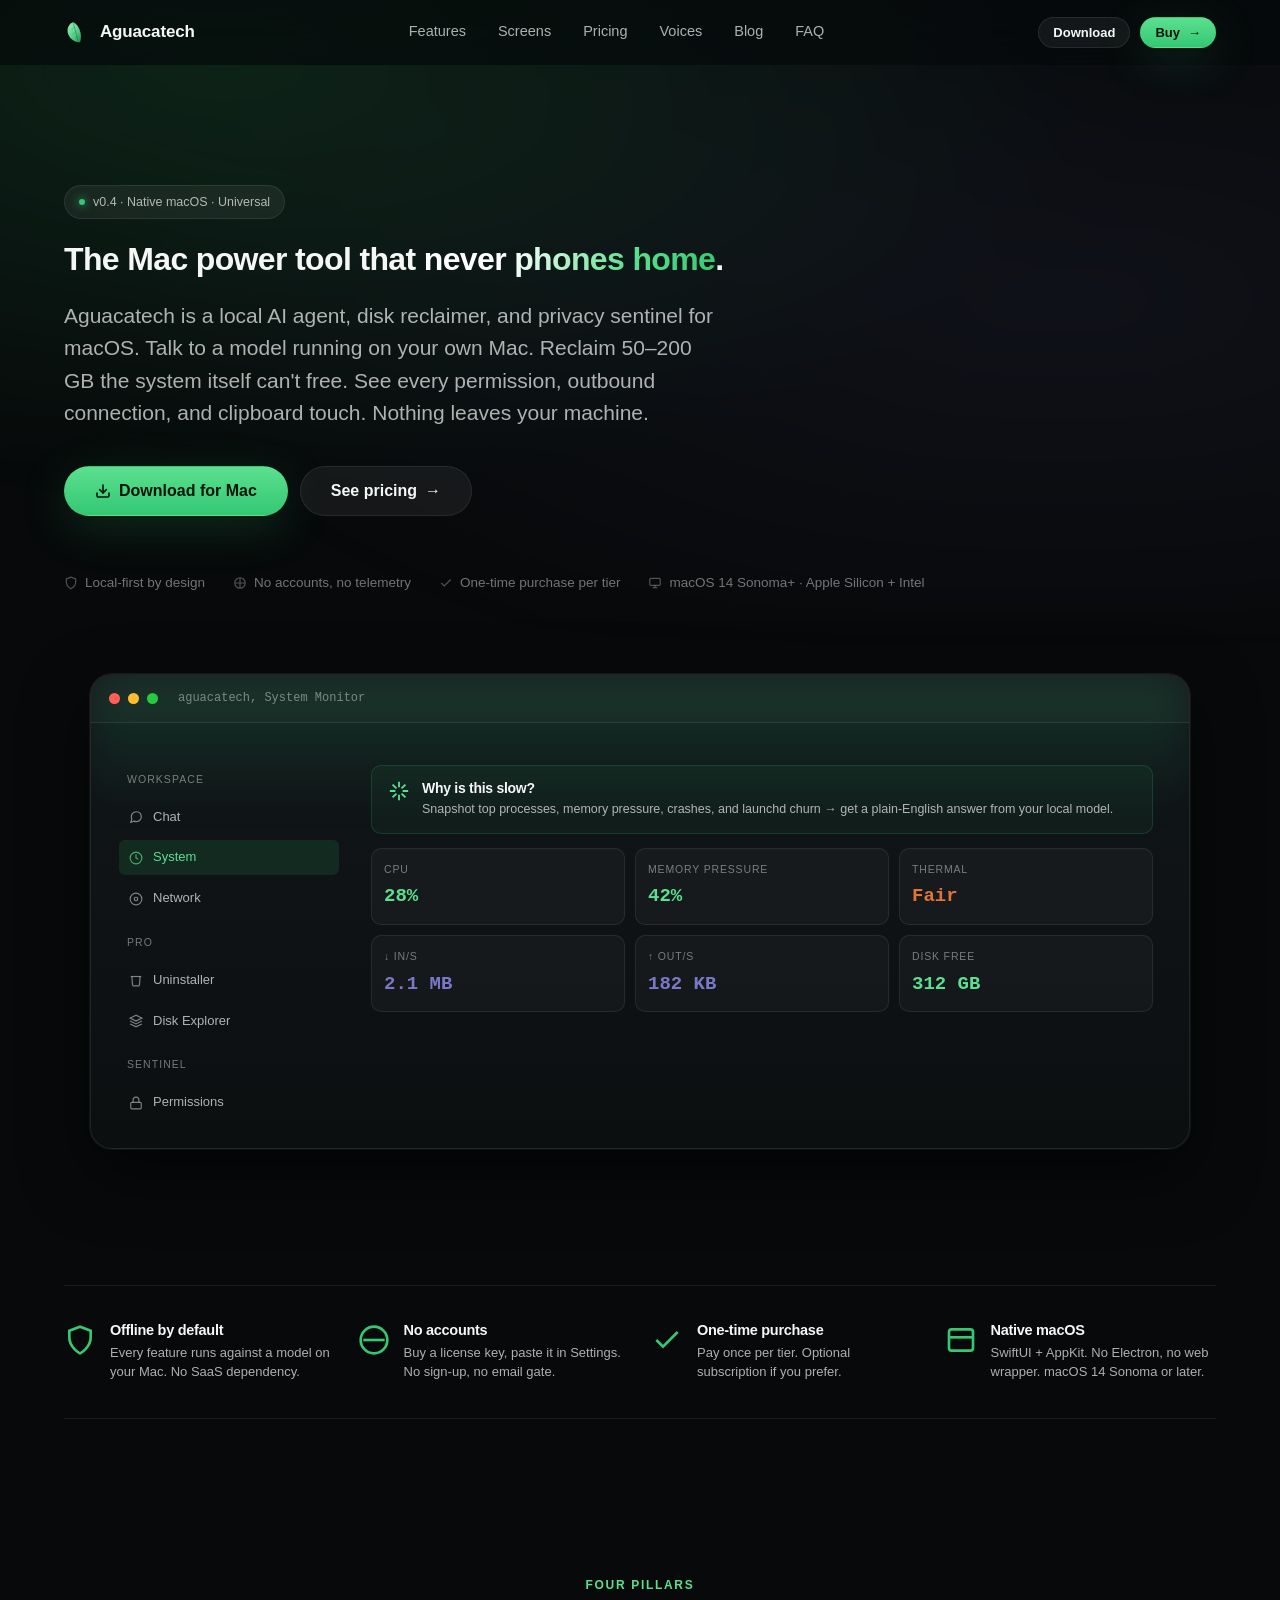
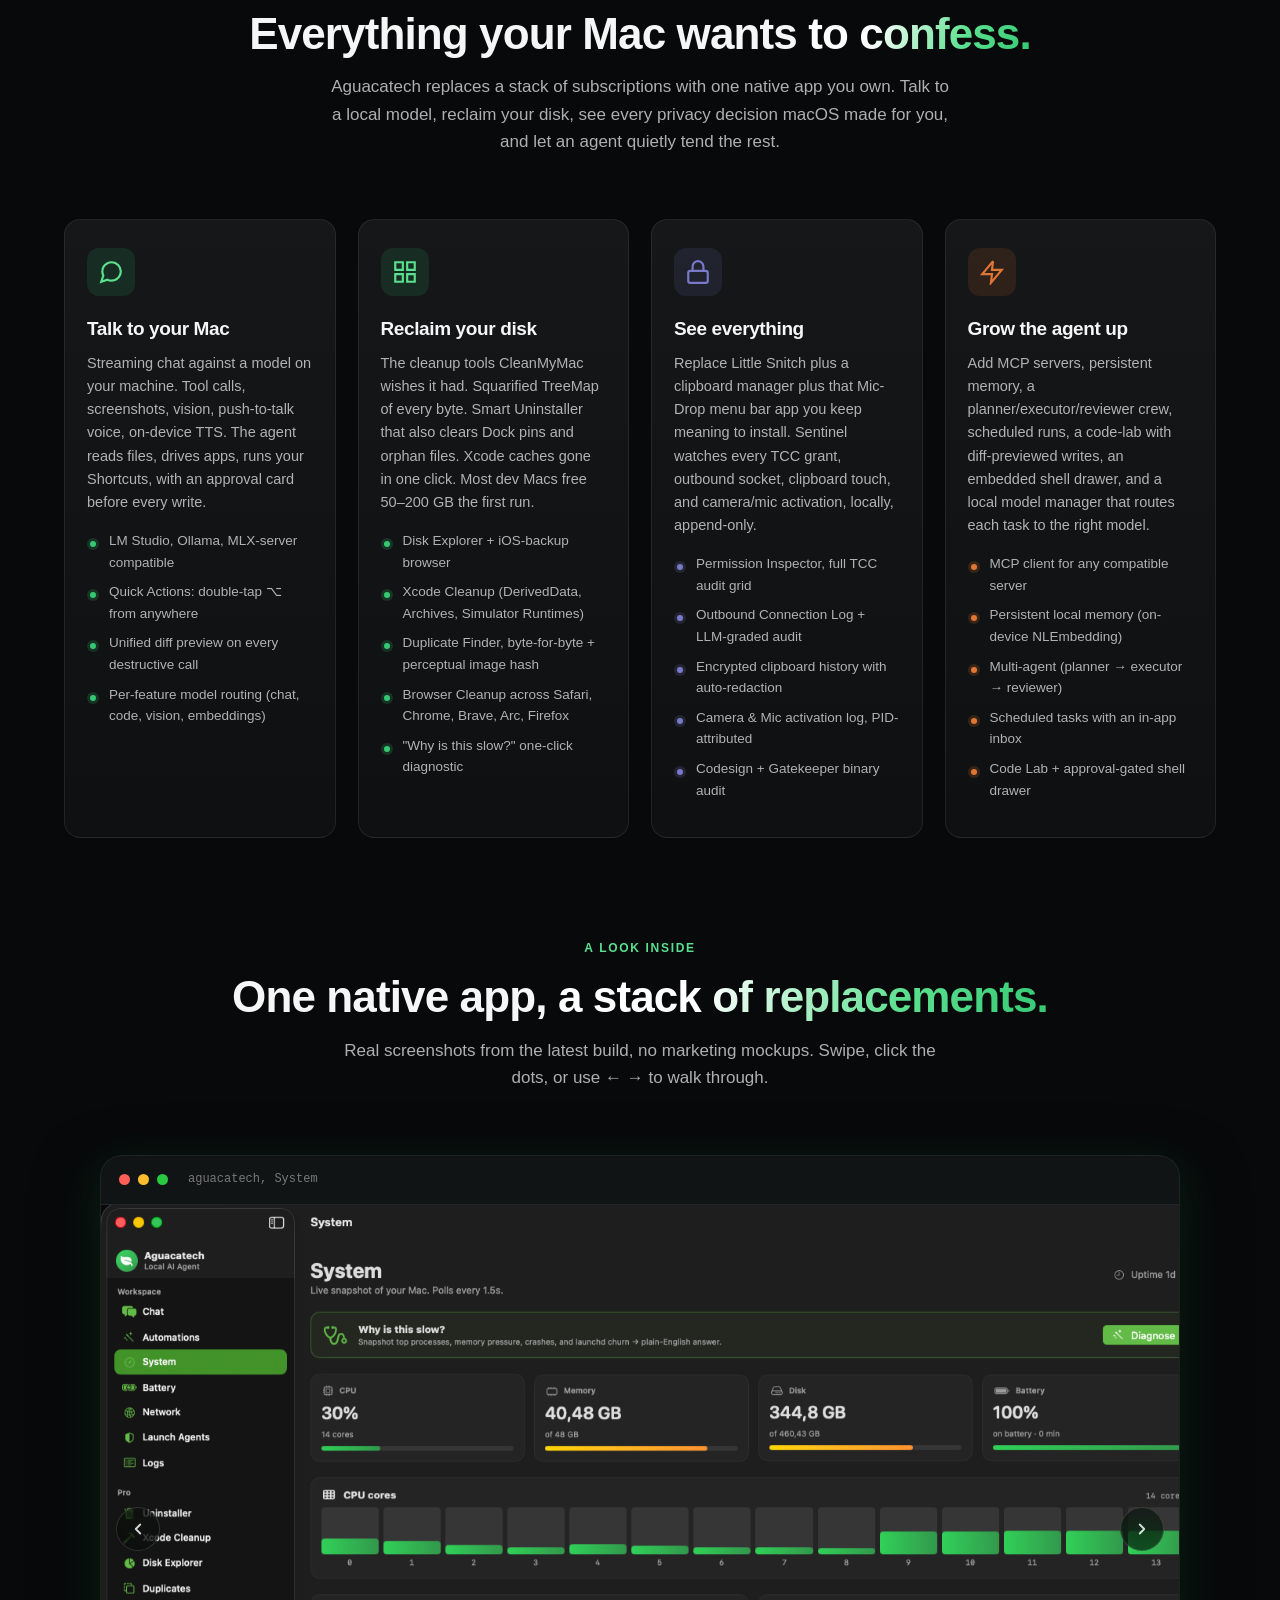
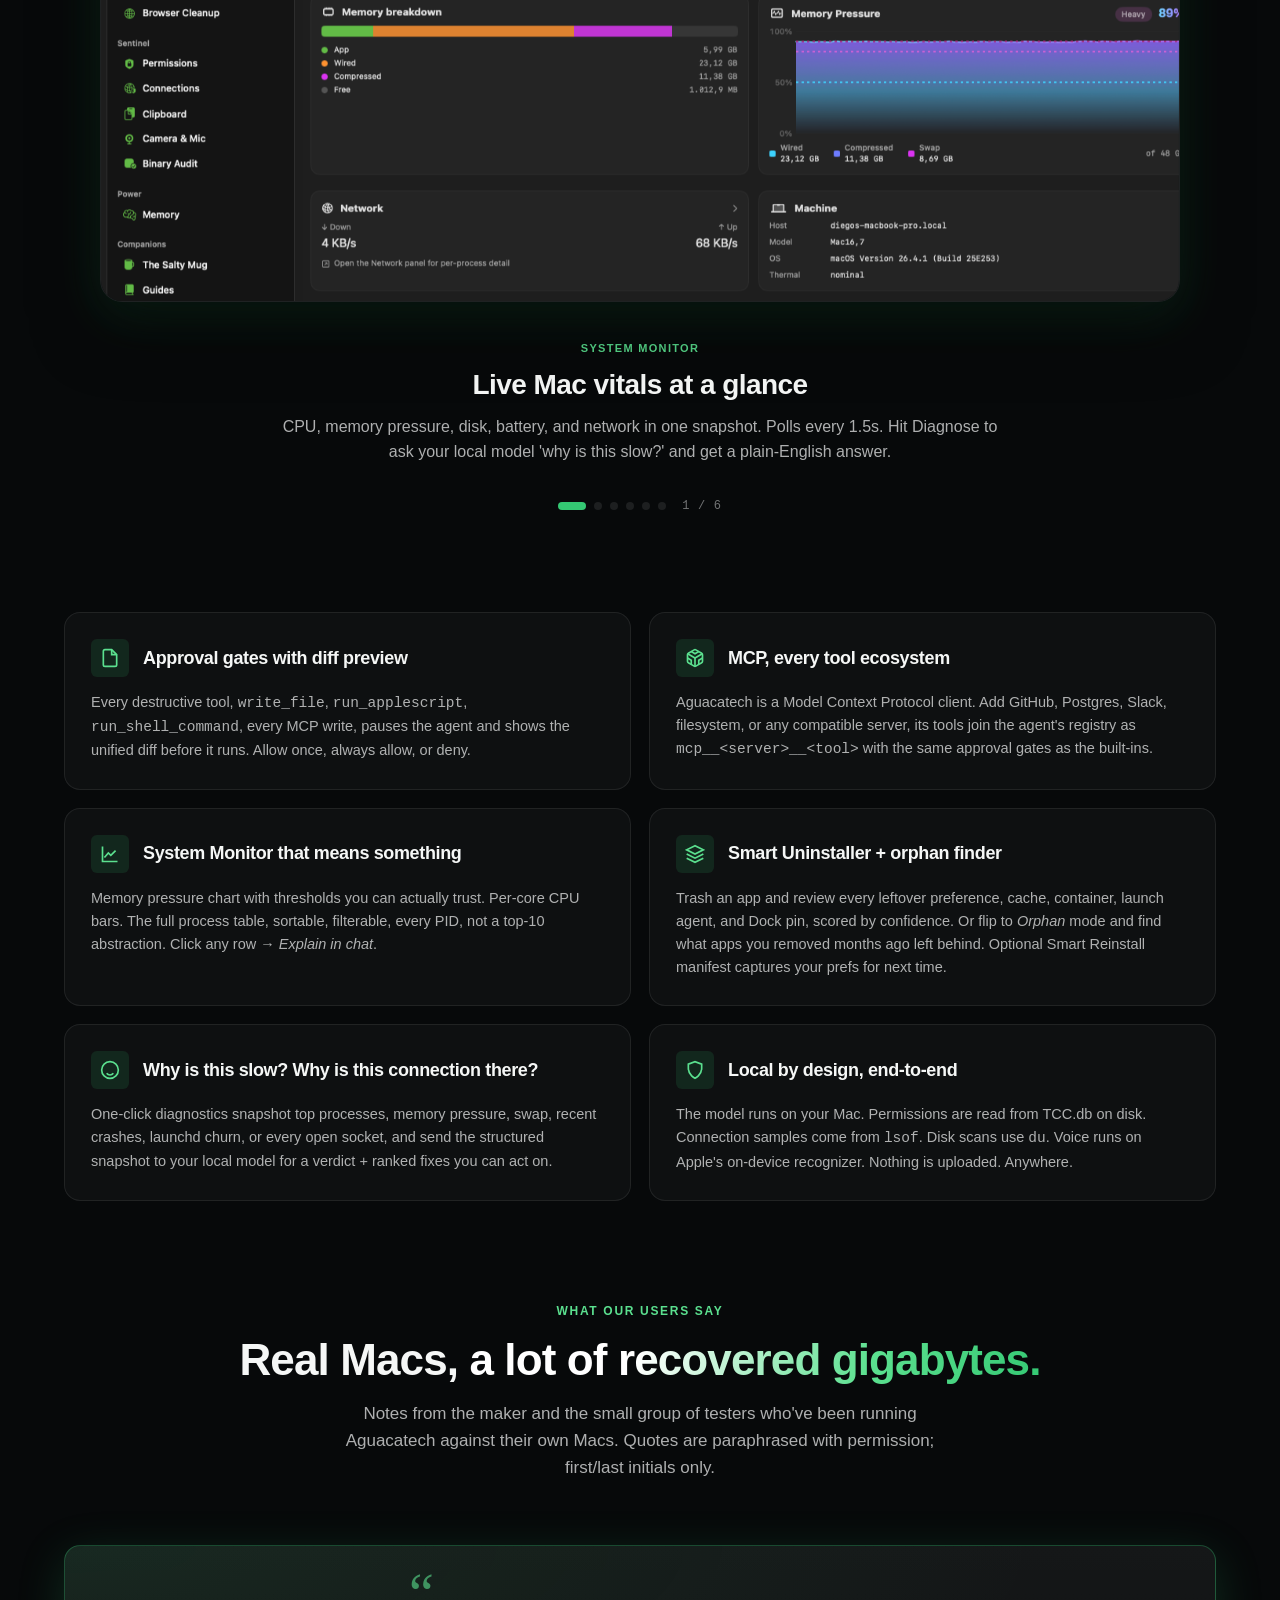
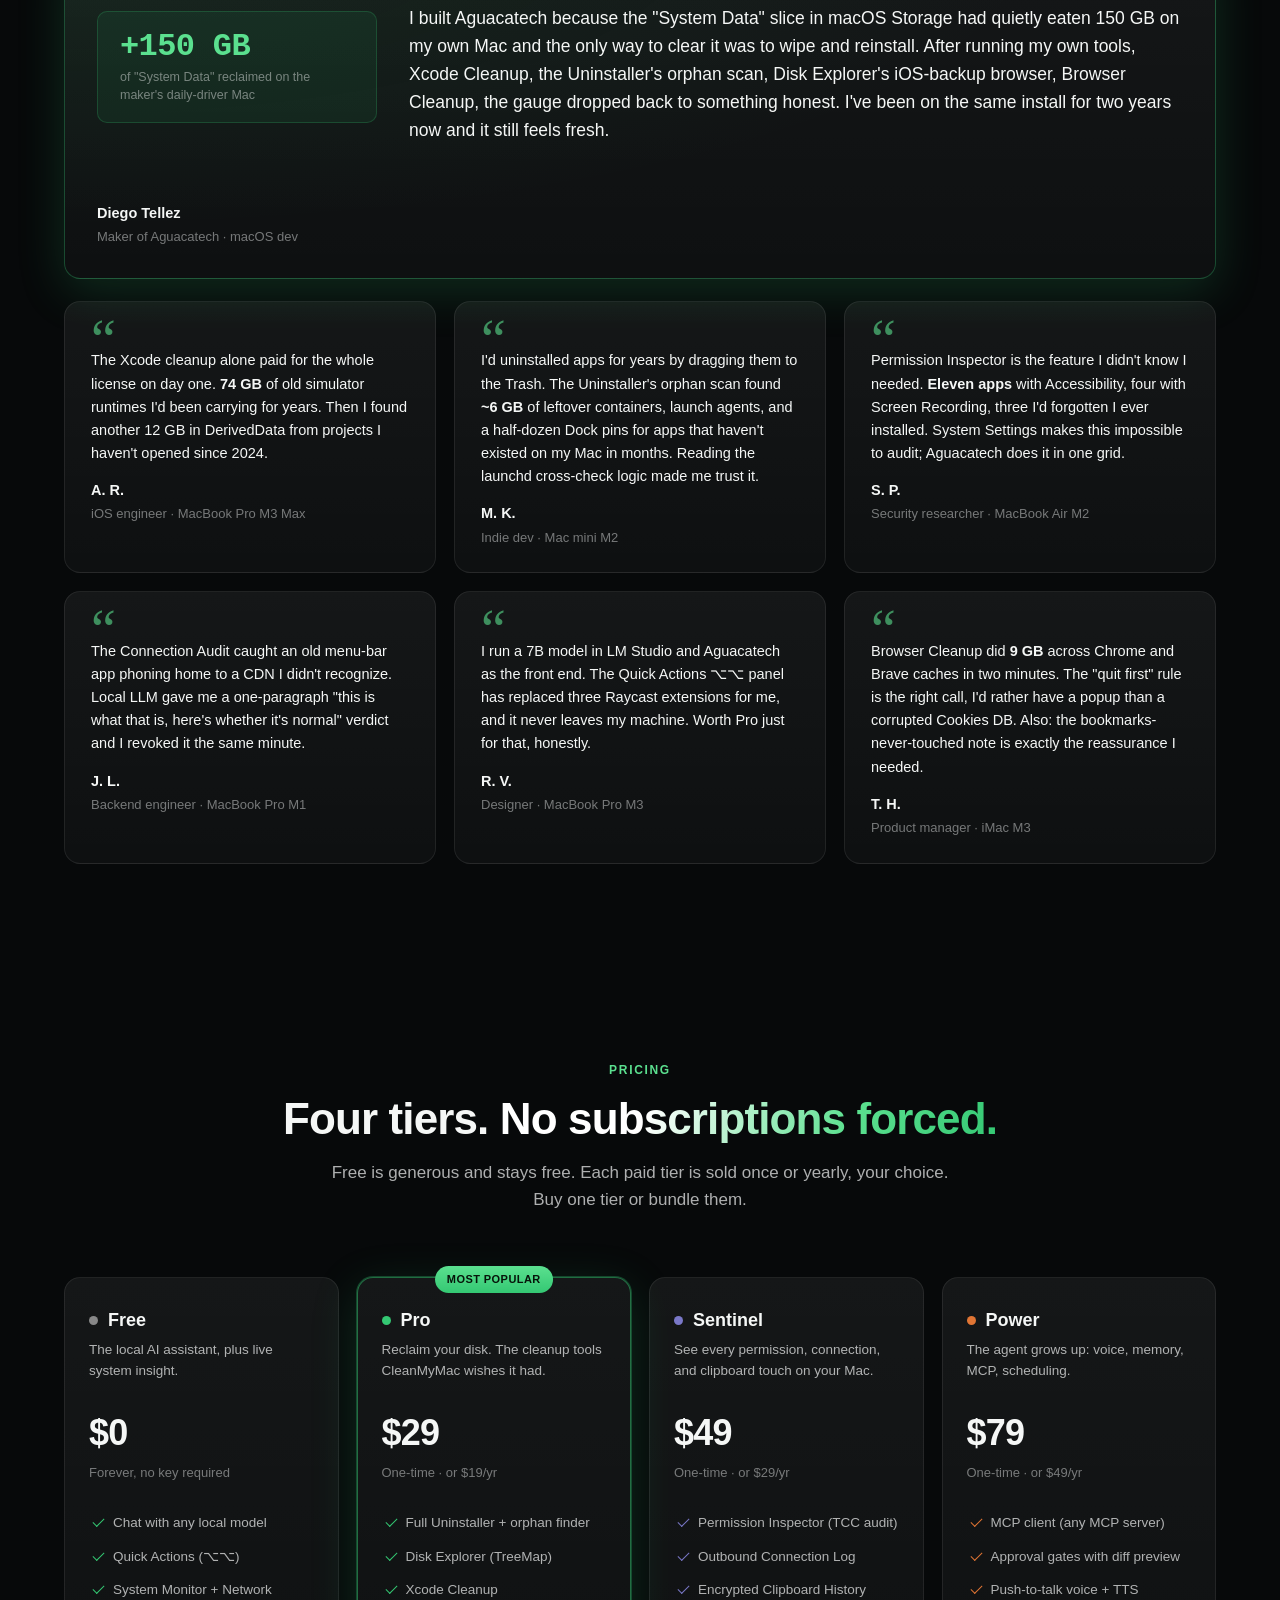
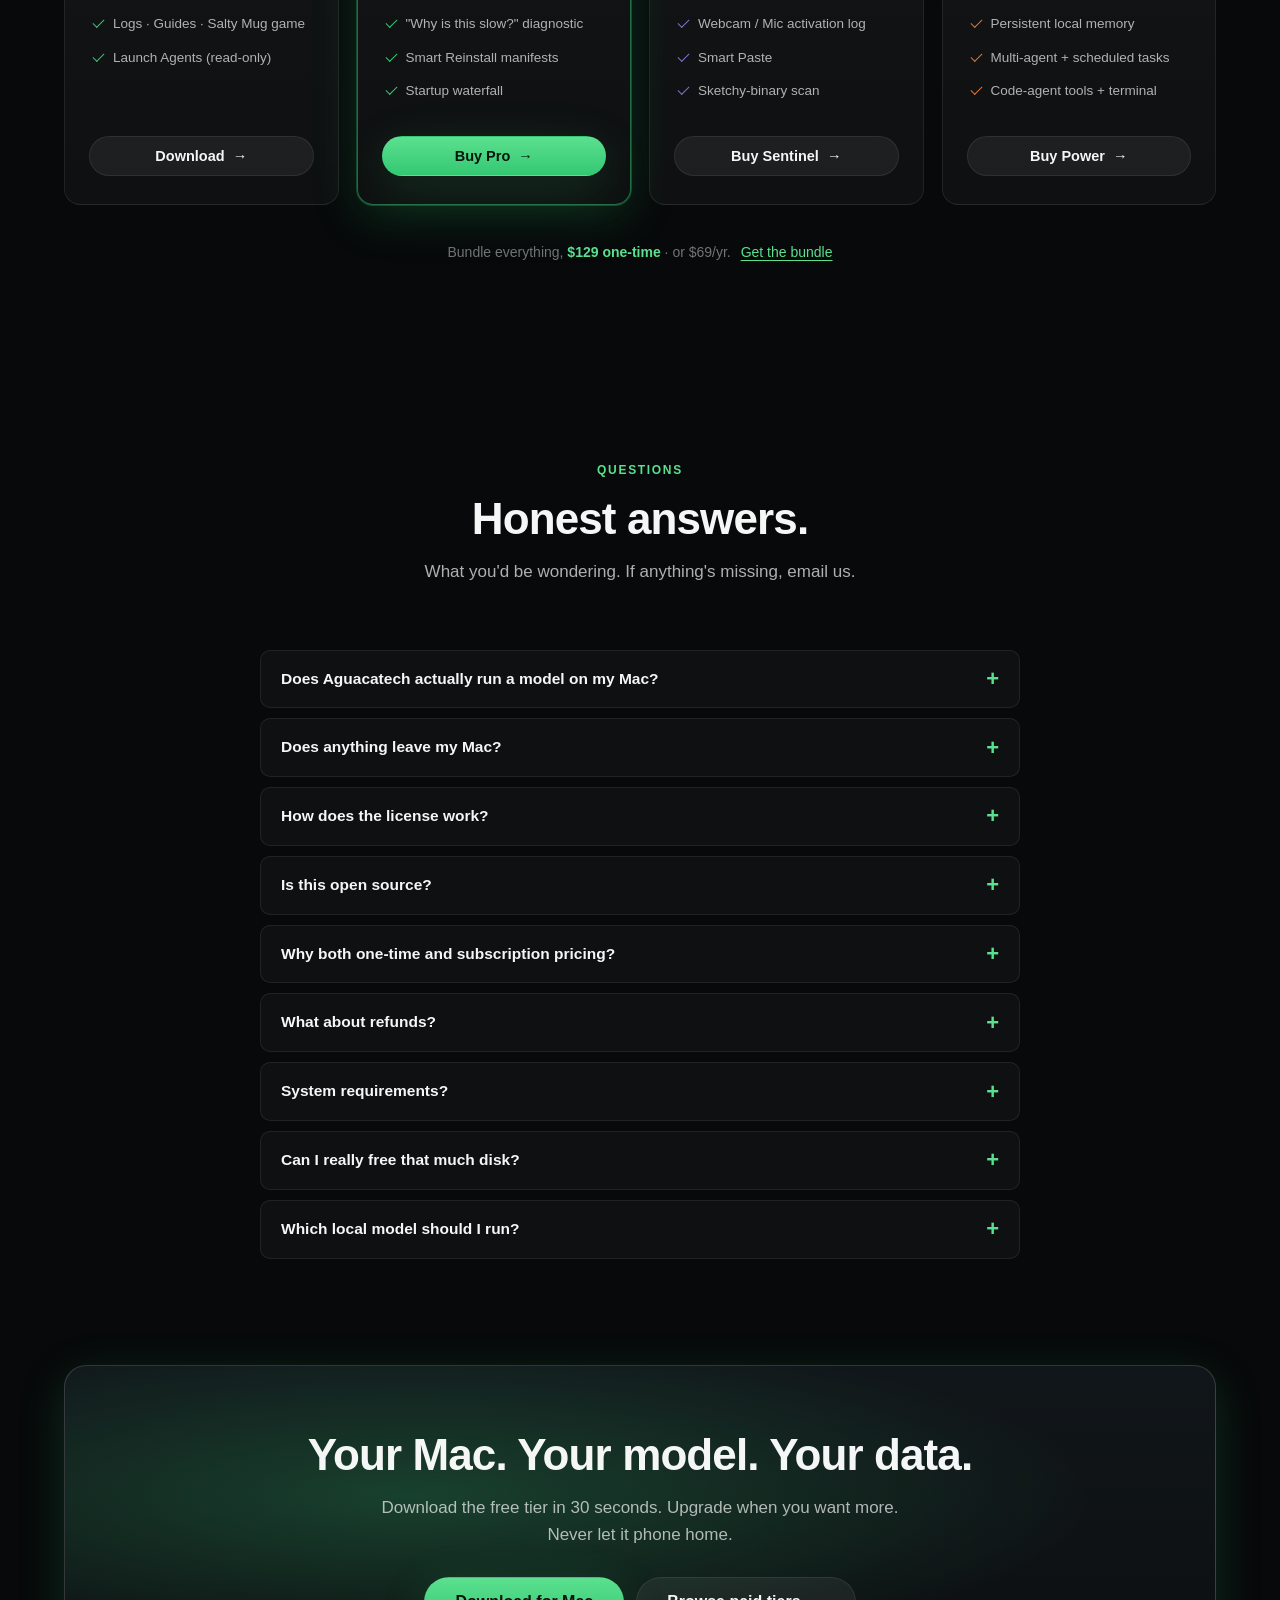
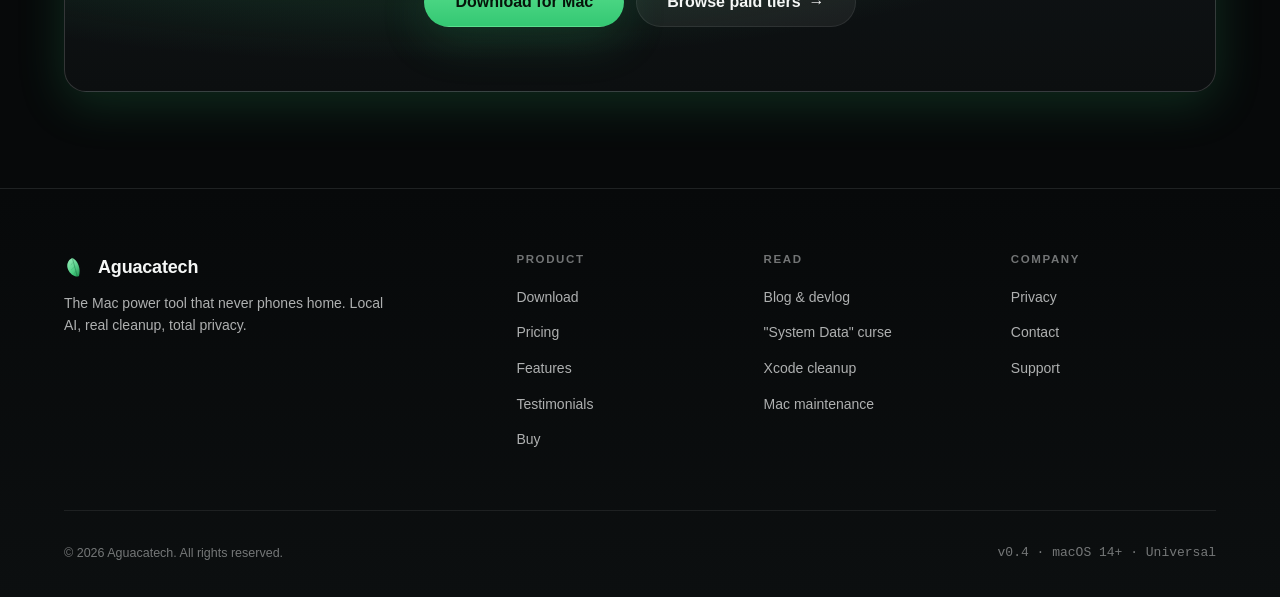
<file: index.html>
<!doctype html>
<html lang="en">
<head>
    <meta charset="utf-8">
    <meta name="viewport" content="width=device-width, initial-scale=1">
    <meta name="theme-color" content="#07090a">
    <title>Aguacatech, The Mac power tool that never phones home</title>
    <meta name="description" content="Local AI agent, disk reclaimer, and privacy sentinel for macOS. Talk to a local model, reclaim 50+ GB, audit every permission. Nothing leaves your Mac.">
    <link rel="canonical" href="https://aguacatech.eu/">
    <meta property="og:title" content="Aguacatech, The Mac power tool that never phones home">
    <meta property="og:description" content="Local AI agent, disk reclaimer, and privacy sentinel for macOS.">
    <meta property="og:type" content="website">
    <meta property="og:url" content="https://aguacatech.eu/">
    <meta property="og:site_name" content="Aguacatech">
    <meta property="og:image" content="https://aguacatech.eu/assets/img/og-image.jpg">
    <meta property="og:image:secure_url" content="https://aguacatech.eu/assets/img/og-image.jpg">
    <meta property="og:image:type" content="image/jpeg">
    <meta property="og:image:width" content="1200">
    <meta property="og:image:height" content="630">
    <meta property="og:image:alt" content="Aguacatech, the Mac power tool that never phones home. Local AI, disk reclaim, and privacy sentinel, all running on your Mac.">
    <meta name="twitter:card" content="summary_large_image">
    <meta name="twitter:title" content="Aguacatech, The Mac power tool that never phones home">
    <meta name="twitter:description" content="Local AI agent, disk reclaimer, and privacy sentinel for macOS.">
    <meta name="twitter:image" content="https://aguacatech.eu/assets/img/og-image.jpg">
    <meta name="twitter:image:alt" content="Aguacatech, the Mac power tool that never phones home.">
    <link rel="icon" type="image/svg+xml" href="assets/img/logo.svg">
    <link rel="preconnect" href="https://rsms.me">
    <link rel="stylesheet" href="https://rsms.me/inter/inter.css">
    <link rel="stylesheet" href="assets/css/styles.css">
</head>
<body>
    <nav class="nav" id="nav">
        <div class="nav-inner">
            <a class="brand" href="./">
                <img src="assets/img/logo.svg" alt="" width="26" height="26">
                Aguacatech
            </a>
            <div class="nav-links">
                <a href="#features">Features</a>
                <a href="#screens">Screens</a>
                <a href="#pricing">Pricing</a>
                <a href="#voices">Voices</a>
                <a href="blog/">Blog</a>
                <a href="#faq">FAQ</a>
            </div>
            <div class="nav-cta">
                <a class="btn btn-secondary btn-sm nav-download" href="download.html">Download</a>
                <a class="btn btn-primary btn-sm" href="buy.html">Buy<span class="arrow">→</span></a>
            </div>
            <button class="nav-toggle" aria-label="Menu" id="navToggle">Menu</button>
        </div>
    </nav>

    <!-- ======================= HERO ======================= -->
    <header class="hero">
        <div class="container">
            <div class="hero-eyebrow"><span class="dot"></span> v0.4 · Native macOS · Universal</div>
            <h1 class="reveal">The Mac power tool that <span class="gradient-text">never phones home</span>.</h1>
            <p class="lead reveal">Aguacatech is a local AI agent, disk reclaimer, and privacy sentinel for macOS. Talk to a model running on your own Mac. Reclaim 50–200 GB the system itself can't free. See every permission, outbound connection, and clipboard touch. Nothing leaves your machine.</p>
            <div class="hero-ctas reveal">
                <a class="btn btn-primary btn-lg" href="download.html">
                    <svg width="16" height="16" viewBox="0 0 24 24" fill="none" stroke="currentColor" stroke-width="2.4" stroke-linecap="round" stroke-linejoin="round"><path d="M21 15v4a2 2 0 0 1-2 2H5a2 2 0 0 1-2-2v-4"/><polyline points="7 10 12 15 17 10"/><line x1="12" y1="15" x2="12" y2="3"/></svg>
                    Download for Mac
                </a>
                <a class="btn btn-secondary btn-lg" href="#pricing">See pricing<span class="arrow">→</span></a>
            </div>
            <div class="hero-meta reveal">
                <div class="meta-item">
                    <svg viewBox="0 0 24 24" fill="none" stroke="currentColor" stroke-width="2"><path d="M12 22s8-4 8-12V5l-8-3-8 3v5c0 8 8 12 8 12z"/></svg>
                    Local-first by design
                </div>
                <div class="meta-item">
                    <svg viewBox="0 0 24 24" fill="none" stroke="currentColor" stroke-width="2"><path d="M3 12a9 9 0 1 0 18 0 9 9 0 1 0-18 0M12 3v18M3 12h18"/></svg>
                    No accounts, no telemetry
                </div>
                <div class="meta-item">
                    <svg viewBox="0 0 24 24" fill="none" stroke="currentColor" stroke-width="2"><path d="M20 6 9 17l-5-5"/></svg>
                    One-time purchase per tier
                </div>
                <div class="meta-item">
                    <svg viewBox="0 0 24 24" fill="none" stroke="currentColor" stroke-width="2"><rect x="3" y="4" width="18" height="12" rx="2"/><path d="M8 20h8M12 16v4"/></svg>
                    macOS 14 Sonoma+ · Apple Silicon + Intel
                </div>
            </div>

            <!-- Mock window -->
            <div class="hero-visual reveal">
                <div class="window-bar">
                    <div class="traffic-light red"></div>
                    <div class="traffic-light yellow"></div>
                    <div class="traffic-light green"></div>
                    <span class="window-title">aguacatech, System Monitor</span>
                </div>
                <div class="window-body">
                    <aside class="mock-sidebar">
                        <div class="group">Workspace</div>
                        <div class="item">
                            <svg class="icon" viewBox="0 0 24 24" fill="none" stroke="currentColor" stroke-width="2"><path d="M21 11.5a8.38 8.38 0 0 1-.9 3.8 8.5 8.5 0 0 1-7.6 4.7 8.38 8.38 0 0 1-3.8-.9L3 21l1.9-5.7a8.38 8.38 0 0 1-.9-3.8 8.5 8.5 0 0 1 4.7-7.6 8.38 8.38 0 0 1 3.8-.9h.5a8.48 8.48 0 0 1 8 8v.5z"/></svg>
                            Chat
                        </div>
                        <div class="item active">
                            <svg class="icon" viewBox="0 0 24 24" fill="none" stroke="currentColor" stroke-width="2"><circle cx="12" cy="12" r="10"/><polyline points="12 6 12 12 16 14"/></svg>
                            System
                        </div>
                        <div class="item">
                            <svg class="icon" viewBox="0 0 24 24" fill="none" stroke="currentColor" stroke-width="2"><circle cx="12" cy="12" r="3"/><circle cx="12" cy="12" r="10"/></svg>
                            Network
                        </div>
                        <div class="group">Pro</div>
                        <div class="item">
                            <svg class="icon" viewBox="0 0 24 24" fill="none" stroke="currentColor" stroke-width="2"><polyline points="3 6 5 6 21 6"/><path d="M19 6l-1 14a2 2 0 0 1-2 2H8a2 2 0 0 1-2-2L5 6"/></svg>
                            Uninstaller
                        </div>
                        <div class="item">
                            <svg class="icon" viewBox="0 0 24 24" fill="none" stroke="currentColor" stroke-width="2"><path d="M12 2L2 7l10 5 10-5-10-5z"/><path d="M2 17l10 5 10-5"/><path d="M2 12l10 5 10-5"/></svg>
                            Disk Explorer
                        </div>
                        <div class="group">Sentinel</div>
                        <div class="item">
                            <svg class="icon" viewBox="0 0 24 24" fill="none" stroke="currentColor" stroke-width="2"><rect x="3" y="11" width="18" height="11" rx="2"/><path d="M7 11V7a5 5 0 0 1 10 0v4"/></svg>
                            Permissions
                        </div>
                    </aside>
                    <div class="mock-content">
                        <div class="mock-card">
                            <svg class="icon" viewBox="0 0 24 24" fill="none" stroke="currentColor" stroke-width="2"><path d="M12 2v6m0 8v6M2 12h6m8 0h6M5 5l4.2 4.2M14.8 14.8 19 19M5 19l4.2-4.2M14.8 9.2 19 5"/></svg>
                            <div>
                                <h4>Why is this slow?</h4>
                                <p>Snapshot top processes, memory pressure, crashes, and launchd churn → get a plain-English answer from your local model.</p>
                            </div>
                        </div>
                        <div class="mock-kpis">
                            <div class="mock-kpi green">
                                <div class="label">CPU</div>
                                <div class="value">28%</div>
                            </div>
                            <div class="mock-kpi green">
                                <div class="label">Memory pressure</div>
                                <div class="value">42%</div>
                            </div>
                            <div class="mock-kpi orange">
                                <div class="label">Thermal</div>
                                <div class="value">Fair</div>
                            </div>
                            <div class="mock-kpi purple">
                                <div class="label">↓ in/s</div>
                                <div class="value">2.1 MB</div>
                            </div>
                            <div class="mock-kpi purple">
                                <div class="label">↑ out/s</div>
                                <div class="value">182 KB</div>
                            </div>
                            <div class="mock-kpi green">
                                <div class="label">Disk free</div>
                                <div class="value">312 GB</div>
                            </div>
                        </div>
                    </div>
                </div>
            </div>
        </div>
    </header>

    <!-- ======================= TRUST STRIP ======================= -->
    <section class="section-sm">
        <div class="container">
            <div class="trust">
                <div class="trust-item">
                    <svg class="icon" viewBox="0 0 24 24" fill="none" stroke="currentColor" stroke-width="2"><path d="M12 22s8-4 8-12V5l-8-3-8 3v5c0 8 8 12 8 12z"/></svg>
                    <div>
                        <h4>Offline by default</h4>
                        <p>Every feature runs against a model on your Mac. No SaaS dependency.</p>
                    </div>
                </div>
                <div class="trust-item">
                    <svg class="icon" viewBox="0 0 24 24" fill="none" stroke="currentColor" stroke-width="2"><circle cx="12" cy="12" r="10"/><path d="M4 12h16"/></svg>
                    <div>
                        <h4>No accounts</h4>
                        <p>Buy a license key, paste it in Settings. No sign-up, no email gate.</p>
                    </div>
                </div>
                <div class="trust-item">
                    <svg class="icon" viewBox="0 0 24 24" fill="none" stroke="currentColor" stroke-width="2"><path d="M20 6 9 17l-5-5"/></svg>
                    <div>
                        <h4>One-time purchase</h4>
                        <p>Pay once per tier. Optional subscription if you prefer.</p>
                    </div>
                </div>
                <div class="trust-item">
                    <svg class="icon" viewBox="0 0 24 24" fill="none" stroke="currentColor" stroke-width="2"><rect x="3" y="4" width="18" height="16" rx="2"/><path d="M3 10h18"/></svg>
                    <div>
                        <h4>Native macOS</h4>
                        <p>SwiftUI + AppKit. No Electron, no web wrapper. macOS 14 Sonoma or later.</p>
                    </div>
                </div>
            </div>
        </div>
    </section>

    <!-- ======================= PILLARS ======================= -->
    <section id="features" class="section">
        <div class="container">
            <div class="section-header">
                <div class="eyebrow">Four pillars</div>
                <h2 class="h2">Everything your Mac wants <span class="gradient-text">to confess.</span></h2>
                <p>Aguacatech replaces a stack of subscriptions with one native app you own. Talk to a local model, reclaim your disk, see every privacy decision macOS made for you, and let an agent quietly tend the rest.</p>
            </div>
            <div class="pillars pillars-4">
                <div class="pillar reveal">
                    <div class="pillar-icon">
                        <svg width="26" height="26" viewBox="0 0 24 24" fill="none" stroke="currentColor" stroke-width="2"><path d="M21 11.5a8.38 8.38 0 0 1-.9 3.8 8.5 8.5 0 0 1-7.6 4.7 8.38 8.38 0 0 1-3.8-.9L3 21l1.9-5.7a8.38 8.38 0 0 1-.9-3.8 8.5 8.5 0 0 1 4.7-7.6 8.38 8.38 0 0 1 3.8-.9h.5a8.48 8.48 0 0 1 8 8v.5z"/></svg>
                    </div>
                    <h3>Talk to your Mac</h3>
                    <p>Streaming chat against a model on your machine. Tool calls, screenshots, vision, push-to-talk voice, on-device TTS. The agent reads files, drives apps, runs your Shortcuts, with an approval card before every write.</p>
                    <ul>
                        <li>LM Studio, Ollama, MLX-server compatible</li>
                        <li>Quick Actions: double-tap ⌥ from anywhere</li>
                        <li>Unified diff preview on every destructive call</li>
                        <li>Per-feature model routing (chat, code, vision, embeddings)</li>
                    </ul>
                </div>
                <div class="pillar pro reveal">
                    <div class="pillar-icon">
                        <svg width="26" height="26" viewBox="0 0 24 24" fill="none" stroke="currentColor" stroke-width="2"><path d="M3 3h7v7H3z"/><path d="M14 3h7v7h-7z"/><path d="M14 14h7v7h-7z"/><path d="M3 14h7v7H3z"/></svg>
                    </div>
                    <h3>Reclaim your disk</h3>
                    <p>The cleanup tools CleanMyMac wishes it had. Squarified TreeMap of every byte. Smart Uninstaller that also clears Dock pins and orphan files. Xcode caches gone in one click. Most dev Macs free 50–200 GB the first run.</p>
                    <ul>
                        <li>Disk Explorer + iOS-backup browser</li>
                        <li>Xcode Cleanup (DerivedData, Archives, Simulator Runtimes)</li>
                        <li>Duplicate Finder, byte-for-byte + perceptual image hash</li>
                        <li>Browser Cleanup across Safari, Chrome, Brave, Arc, Firefox</li>
                        <li>"Why is this slow?" one-click diagnostic</li>
                    </ul>
                </div>
                <div class="pillar sentinel reveal">
                    <div class="pillar-icon">
                        <svg width="26" height="26" viewBox="0 0 24 24" fill="none" stroke="currentColor" stroke-width="2"><rect x="3" y="11" width="18" height="11" rx="2"/><path d="M7 11V7a5 5 0 0 1 10 0v4"/></svg>
                    </div>
                    <h3>See everything</h3>
                    <p>Replace Little Snitch plus a clipboard manager plus that Mic-Drop menu bar app you keep meaning to install. Sentinel watches every TCC grant, outbound socket, clipboard touch, and camera/mic activation, locally, append-only.</p>
                    <ul>
                        <li>Permission Inspector, full TCC audit grid</li>
                        <li>Outbound Connection Log + LLM-graded audit</li>
                        <li>Encrypted clipboard history with auto-redaction</li>
                        <li>Camera & Mic activation log, PID-attributed</li>
                        <li>Codesign + Gatekeeper binary audit</li>
                    </ul>
                </div>
                <div class="pillar power reveal">
                    <div class="pillar-icon">
                        <svg width="26" height="26" viewBox="0 0 24 24" fill="none" stroke="currentColor" stroke-width="2"><polyline points="13 2 3 14 12 14 11 22 21 10 12 10 13 2"/></svg>
                    </div>
                    <h3>Grow the agent up</h3>
                    <p>Add MCP servers, persistent memory, a planner/executor/reviewer crew, scheduled runs, a code-lab with diff-previewed writes, an embedded shell drawer, and a local model manager that routes each task to the right model.</p>
                    <ul>
                        <li>MCP client for any compatible server</li>
                        <li>Persistent local memory (on-device NLEmbedding)</li>
                        <li>Multi-agent (planner → executor → reviewer)</li>
                        <li>Scheduled tasks with an in-app inbox</li>
                        <li>Code Lab + approval-gated shell drawer</li>
                    </ul>
                </div>
            </div>
        </div>
    </section>

    <!-- ======================= CAROUSEL ======================= -->
    <section id="screens" class="section" style="padding-top: 0">
        <div class="container">
            <div class="section-header">
                <div class="eyebrow">A look inside</div>
                <h2 class="h2">One native app, <span class="gradient-text">a stack of replacements.</span></h2>
                <p>Real screenshots from the latest build, no marketing mockups. Swipe, click the dots, or use ← → to walk through.</p>
            </div>

            <div class="carousel reveal" id="carousel" tabindex="0" aria-roledescription="carousel" aria-label="Aguacatech feature screenshots">
                <div class="carousel-window">
                    <div class="carousel-frame">
                        <div class="window-bar">
                            <div class="traffic-light red"></div>
                            <div class="traffic-light yellow"></div>
                            <div class="traffic-light green"></div>
                            <span class="window-title" id="carouselWinTitle">aguacatech, System</span>
                        </div>
                        <div class="carousel-track" id="carouselTrack">
                            <div class="carousel-slide is-active"
                                 data-window="aguacatech, System"
                                 data-eyebrow="System Monitor"
                                 data-title="Live Mac vitals at a glance"
                                 data-desc="CPU per core, memory pressure with proper thresholds, the full process table, and a disk breakdown that finally explains the gap between Finder and System Settings. Polls every 1.5s. Pro adds the 'Why is this slow?' one-click diagnostic.">
                                <img src="assets/img/system.png" alt="Aguacatech System dashboard with CPU, memory, disk, battery, and network panels.">
                            </div>
                            <div class="carousel-slide"
                                 data-window="aguacatech, Xcode Cleanup"
                                 data-eyebrow="Xcode Cleanup"
                                 data-title="Recover 50–200 GB from ~/Library/Developer"
                                 data-desc="DerivedData, Archives, iOS Device Support, Simulator Runtimes, and Simulator Devices, scanned, sized, last-used dated. Trash the safe stuff, review the rest. The biggest day-one win on most dev Macs.">
                                <img src="assets/img/xcode-cleanup.png" loading="lazy" alt="Aguacatech Xcode Cleanup view listing DerivedData, Archives, iOS Device Support, and Simulator caches with sizes.">
                            </div>
                            <div class="carousel-slide"
                                 data-window="aguacatech, Disk Explorer"
                                 data-eyebrow="Disk Explorer"
                                 data-title="See where every byte is going"
                                 data-desc="Squarified TreeMap of any folder. Color-coded by age, breadcrumb drill-in, iOS-backup browser, age/size/type filters. Ask the model 'safe to delete?', then move it to Trash without leaving the app.">
                                <img src="assets/img/disk-explorer.png" loading="lazy" alt="Aguacatech Disk Explorer showing a squarified TreeMap of folder sizes with a detail panel.">
                            </div>
                            <div class="carousel-slide"
                                 data-window="aguacatech, Permission Inspector"
                                 data-eyebrow="Permission Inspector"
                                 data-title="Every app, every permission, in plain English"
                                 data-desc="Full TCC audit in a single grid. Signer badges separate Apple, Developer-ID, ad-hoc, and unsigned apps at a glance. Tap a row and your local model explains what each granted permission actually lets it do.">
                                <img src="assets/img/permissions.png" loading="lazy" alt="Aguacatech Permission Inspector showing a grid of apps and their TCC grants, with an inline LLM explanation panel.">
                            </div>
                            <div class="carousel-slide"
                                 data-window="aguacatech, Launch Agents"
                                 data-eyebrow="Launch Agents"
                                 data-title="See and disable what auto-starts"
                                 data-desc="Every launchd entry, login helper, and daemon on your Mac in one searchable list. Apple and System items are read-only; third-party entries flip off (and back on) with one click. Boot waterfall on Pro shows what's actually slowing your login.">
                                <img src="assets/img/launch-agents.png" loading="lazy" alt="Aguacatech Launch Agents inspector listing third-party launchd entries with disable controls.">
                            </div>
                            <div class="carousel-slide"
                                 data-window="aguacatech, Battery"
                                 data-eyebrow="Battery"
                                 data-title="Health and power-flow telemetry"
                                 data-desc="Cycles, design vs. full-charge capacity, temperature, signed amperage, and live adapter wattage, read straight from IOKit. Same surface area as coconutBattery, with an Ask Aguacatech button for any metric you don't recognize.">
                                <img src="assets/img/battery.png" loading="lazy" alt="Aguacatech Battery view showing 100% charge, cycles, health, temperature, and adapter wattage.">
                            </div>
                        </div>
                    </div>
                    <button class="carousel-arrow prev" id="carouselPrev" aria-label="Previous screenshot">
                        <svg width="18" height="18" viewBox="0 0 24 24" fill="none" stroke="currentColor" stroke-width="2.4" stroke-linecap="round" stroke-linejoin="round"><polyline points="15 18 9 12 15 6"/></svg>
                    </button>
                    <button class="carousel-arrow next" id="carouselNext" aria-label="Next screenshot">
                        <svg width="18" height="18" viewBox="0 0 24 24" fill="none" stroke="currentColor" stroke-width="2.4" stroke-linecap="round" stroke-linejoin="round"><polyline points="9 18 15 12 9 6"/></svg>
                    </button>
                </div>

                <div class="carousel-caption" aria-live="polite">
                    <div class="carousel-eyebrow" id="carouselEyebrow">System Monitor</div>
                    <h3 class="carousel-title" id="carouselTitle">Live Mac vitals at a glance</h3>
                    <p id="carouselDesc">CPU, memory pressure, disk, battery, and network in one snapshot. Polls every 1.5s. Hit Diagnose to ask your local model 'why is this slow?' and get a plain-English answer.</p>
                </div>

                <div class="carousel-controls">
                    <div class="carousel-dots" id="carouselDots" role="tablist" aria-label="Choose screenshot"></div>
                    <div class="carousel-counter mono" id="carouselCounter">1 / 6</div>
                </div>
            </div>
        </div>
    </section>

    <!-- ======================= FEATURE DEEP DIVE ======================= -->
    <section class="section" style="padding-top: 0">
        <div class="container">
            <div class="features-deep">
                <div class="feat-card reveal">
                    <div class="feat-head">
                        <div class="icon">
                            <svg width="20" height="20" viewBox="0 0 24 24" fill="none" stroke="currentColor" stroke-width="2"><path d="M14 2H6a2 2 0 0 0-2 2v16a2 2 0 0 0 2 2h12a2 2 0 0 0 2-2V8z"/><polyline points="14 2 14 8 20 8"/></svg>
                        </div>
                        <h4>Approval gates with diff preview</h4>
                    </div>
                    <p>Every destructive tool, <code>write_file</code>, <code>run_applescript</code>, <code>run_shell_command</code>, every MCP write, pauses the agent and shows the unified diff before it runs. Allow once, always allow, or deny.</p>
                </div>
                <div class="feat-card reveal">
                    <div class="feat-head">
                        <div class="icon">
                            <svg width="20" height="20" viewBox="0 0 24 24" fill="none" stroke="currentColor" stroke-width="2"><path d="M21 16V8a2 2 0 0 0-1-1.73l-7-4a2 2 0 0 0-2 0l-7 4A2 2 0 0 0 3 8v8a2 2 0 0 0 1 1.73l7 4a2 2 0 0 0 2 0l7-4A2 2 0 0 0 21 16z"/><polyline points="7.5 4.21 12 6.81 16.5 4.21"/><polyline points="7.5 19.79 7.5 14.6 3 12"/><polyline points="21 12 16.5 14.6 16.5 19.79"/><polyline points="3.27 6.96 12 12.01 20.73 6.96"/><line x1="12" y1="22.08" x2="12" y2="12"/></svg>
                        </div>
                        <h4>MCP, every tool ecosystem</h4>
                    </div>
                    <p>Aguacatech is a Model Context Protocol client. Add GitHub, Postgres, Slack, filesystem, or any compatible server, its tools join the agent's registry as <code>mcp__&lt;server&gt;__&lt;tool&gt;</code> with the same approval gates as the built-ins.</p>
                </div>
                <div class="feat-card reveal">
                    <div class="feat-head">
                        <div class="icon">
                            <svg width="20" height="20" viewBox="0 0 24 24" fill="none" stroke="currentColor" stroke-width="2"><path d="M3 3v18h18"/><path d="M18.7 8 13 13.7l-3-3L5.3 16.3"/></svg>
                        </div>
                        <h4>System Monitor that means something</h4>
                    </div>
                    <p>Memory pressure chart with thresholds you can actually trust. Per-core CPU bars. The full process table, sortable, filterable, every PID, not a top-10 abstraction. Click any row → <em>Explain in chat</em>.</p>
                </div>
                <div class="feat-card reveal">
                    <div class="feat-head">
                        <div class="icon">
                            <svg width="20" height="20" viewBox="0 0 24 24" fill="none" stroke="currentColor" stroke-width="2"><path d="M12 2L2 7l10 5 10-5-10-5z"/><path d="M2 17l10 5 10-5"/><path d="M2 12l10 5 10-5"/></svg>
                        </div>
                        <h4>Smart Uninstaller + orphan finder</h4>
                    </div>
                    <p>Trash an app and review every leftover preference, cache, container, launch agent, and Dock pin, scored by confidence. Or flip to <em>Orphan</em> mode and find what apps you removed months ago left behind. Optional Smart Reinstall manifest captures your prefs for next time.</p>
                </div>
                <div class="feat-card reveal">
                    <div class="feat-head">
                        <div class="icon">
                            <svg width="20" height="20" viewBox="0 0 24 24" fill="none" stroke="currentColor" stroke-width="2"><path d="M15 12h.01"/><path d="M9 12h.01"/><circle cx="12" cy="12" r="10"/><path d="M8 16s1.5 2 4 2 4-2 4-2"/></svg>
                        </div>
                        <h4>Why is this slow? Why is this connection there?</h4>
                    </div>
                    <p>One-click diagnostics snapshot top processes, memory pressure, swap, recent crashes, launchd churn, or every open socket, and send the structured snapshot to your local model for a verdict + ranked fixes you can act on.</p>
                </div>
                <div class="feat-card reveal">
                    <div class="feat-head">
                        <div class="icon">
                            <svg width="20" height="20" viewBox="0 0 24 24" fill="none" stroke="currentColor" stroke-width="2"><path d="M12 22s8-4 8-12V5l-8-3-8 3v5c0 8 8 12 8 12z"/></svg>
                        </div>
                        <h4>Local by design, end-to-end</h4>
                    </div>
                    <p>The model runs on your Mac. Permissions are read from TCC.db on disk. Connection samples come from <code>lsof</code>. Disk scans use <code>du</code>. Voice runs on Apple's on-device recognizer. Nothing is uploaded. Anywhere.</p>
                </div>
            </div>
        </div>
    </section>

    <!-- ======================= TESTIMONIALS ======================= -->
    <section id="voices" class="section" style="padding-top: 0">
        <div class="container">
            <div class="section-header">
                <div class="eyebrow">What our users say</div>
                <h2 class="h2">Real Macs, <span class="gradient-text">a lot of recovered gigabytes.</span></h2>
                <p>Notes from the maker and the small group of testers who've been running Aguacatech against their own Macs. Quotes are paraphrased with permission; first/last initials only.</p>
            </div>
            <div class="testimonials">
                <figure class="testimonial featured reveal">
                    <div class="testimonial-stat">
                        <span class="testimonial-stat-number">+150 GB</span>
                        <span class="testimonial-stat-label">of "System Data" reclaimed on the maker's daily-driver Mac</span>
                    </div>
                    <blockquote>
                        <p>I built Aguacatech because the "System Data" slice in macOS Storage had quietly eaten 150 GB on my own Mac and the only way to clear it was to wipe and reinstall. After running my own tools, Xcode Cleanup, the Uninstaller's orphan scan, Disk Explorer's iOS-backup browser, Browser Cleanup, the gauge dropped back to something honest. I've been on the same install for two years now and it still feels fresh.</p>
                    </blockquote>
                    <figcaption>
                        <span class="testimonial-author">Diego Tellez</span>
                        <span class="testimonial-role">Maker of Aguacatech · macOS dev</span>
                    </figcaption>
                </figure>
                <div class="testimonial-grid">
                    <figure class="testimonial reveal">
                        <blockquote>
                            <p>The Xcode cleanup alone paid for the whole license on day one. <strong>74 GB</strong> of old simulator runtimes I'd been carrying for years. Then I found another 12 GB in DerivedData from projects I haven't opened since 2024.</p>
                        </blockquote>
                        <figcaption>
                            <span class="testimonial-author">A. R.</span>
                            <span class="testimonial-role">iOS engineer · MacBook Pro M3 Max</span>
                        </figcaption>
                    </figure>
                    <figure class="testimonial reveal">
                        <blockquote>
                            <p>I'd uninstalled apps for years by dragging them to the Trash. The Uninstaller's orphan scan found <strong>~6 GB</strong> of leftover containers, launch agents, and a half-dozen Dock pins for apps that haven't existed on my Mac in months. Reading the launchd cross-check logic made me trust it.</p>
                        </blockquote>
                        <figcaption>
                            <span class="testimonial-author">M. K.</span>
                            <span class="testimonial-role">Indie dev · Mac mini M2</span>
                        </figcaption>
                    </figure>
                    <figure class="testimonial reveal">
                        <blockquote>
                            <p>Permission Inspector is the feature I didn't know I needed. <strong>Eleven apps</strong> with Accessibility, four with Screen Recording, three I'd forgotten I ever installed. System Settings makes this impossible to audit; Aguacatech does it in one grid.</p>
                        </blockquote>
                        <figcaption>
                            <span class="testimonial-author">S. P.</span>
                            <span class="testimonial-role">Security researcher · MacBook Air M2</span>
                        </figcaption>
                    </figure>
                    <figure class="testimonial reveal">
                        <blockquote>
                            <p>The Connection Audit caught an old menu-bar app phoning home to a CDN I didn't recognize. Local LLM gave me a one-paragraph "this is what that is, here's whether it's normal" verdict and I revoked it the same minute.</p>
                        </blockquote>
                        <figcaption>
                            <span class="testimonial-author">J. L.</span>
                            <span class="testimonial-role">Backend engineer · MacBook Pro M1</span>
                        </figcaption>
                    </figure>
                    <figure class="testimonial reveal">
                        <blockquote>
                            <p>I run a 7B model in LM Studio and Aguacatech as the front end. The Quick Actions ⌥⌥ panel has replaced three Raycast extensions for me, and it never leaves my machine. Worth Pro just for that, honestly.</p>
                        </blockquote>
                        <figcaption>
                            <span class="testimonial-author">R. V.</span>
                            <span class="testimonial-role">Designer · MacBook Pro M3</span>
                        </figcaption>
                    </figure>
                    <figure class="testimonial reveal">
                        <blockquote>
                            <p>Browser Cleanup did <strong>9 GB</strong> across Chrome and Brave caches in two minutes. The "quit first" rule is the right call, I'd rather have a popup than a corrupted Cookies DB. Also: the bookmarks-never-touched note is exactly the reassurance I needed.</p>
                        </blockquote>
                        <figcaption>
                            <span class="testimonial-author">T. H.</span>
                            <span class="testimonial-role">Product manager · iMac M3</span>
                        </figcaption>
                    </figure>
                </div>
            </div>
        </div>
    </section>

    <!-- ======================= PRICING ======================= -->
    <section id="pricing" class="section">
        <div class="container">
            <div class="section-header">
                <div class="eyebrow">Pricing</div>
                <h2 class="h2">Four tiers. <span class="gradient-text">No subscriptions forced.</span></h2>
                <p>Free is generous and stays free. Each paid tier is sold once or yearly, your choice. Buy one tier or bundle them.</p>
            </div>
            <div class="tier-grid">
                <div class="tier free reveal">
                    <div class="tier-name"><span class="dot"></span> Free</div>
                    <div class="tier-tagline">The local AI assistant, plus live system insight.</div>
                    <div class="tier-price">
                        <div class="amount">$0</div>
                        <div class="sub">Forever, no key required</div>
                    </div>
                    <ul class="tier-features">
                        <li>Chat with any local model</li>
                        <li>Quick Actions (⌥⌥)</li>
                        <li>System Monitor + Network</li>
                        <li>Logs · Guides · Salty Mug game</li>
                        <li>Launch Agents (read-only)</li>
                    </ul>
                    <div class="tier-cta">
                        <a class="btn btn-secondary" href="download.html">Download<span class="arrow">→</span></a>
                    </div>
                </div>
                <div class="tier pro featured reveal">
                    <div class="tier-badge">Most popular</div>
                    <div class="tier-name"><span class="dot"></span> Pro</div>
                    <div class="tier-tagline">Reclaim your disk. The cleanup tools CleanMyMac wishes it had.</div>
                    <div class="tier-price">
                        <div class="amount">$29</div>
                        <div class="sub">One-time · or $19/yr</div>
                    </div>
                    <ul class="tier-features">
                        <li>Full Uninstaller + orphan finder</li>
                        <li>Disk Explorer (TreeMap)</li>
                        <li>Xcode Cleanup</li>
                        <li>"Why is this slow?" diagnostic</li>
                        <li>Smart Reinstall manifests</li>
                        <li>Startup waterfall</li>
                    </ul>
                    <div class="tier-cta">
                        <a class="btn btn-primary" href="buy.html#pro">Buy Pro<span class="arrow">→</span></a>
                    </div>
                </div>
                <div class="tier sentinel reveal">
                    <div class="tier-name"><span class="dot"></span> Sentinel</div>
                    <div class="tier-tagline">See every permission, connection, and clipboard touch on your Mac.</div>
                    <div class="tier-price">
                        <div class="amount">$49</div>
                        <div class="sub">One-time · or $29/yr</div>
                    </div>
                    <ul class="tier-features">
                        <li>Permission Inspector (TCC audit)</li>
                        <li>Outbound Connection Log</li>
                        <li>Encrypted Clipboard History</li>
                        <li>Webcam / Mic activation log</li>
                        <li>Smart Paste</li>
                        <li>Sketchy-binary scan</li>
                    </ul>
                    <div class="tier-cta">
                        <a class="btn btn-secondary" href="buy.html#sentinel">Buy Sentinel<span class="arrow">→</span></a>
                    </div>
                </div>
                <div class="tier power reveal">
                    <div class="tier-name"><span class="dot"></span> Power</div>
                    <div class="tier-tagline">The agent grows up: voice, memory, MCP, scheduling.</div>
                    <div class="tier-price">
                        <div class="amount">$79</div>
                        <div class="sub">One-time · or $49/yr</div>
                    </div>
                    <ul class="tier-features">
                        <li>MCP client (any MCP server)</li>
                        <li>Approval gates with diff preview</li>
                        <li>Push-to-talk voice + TTS</li>
                        <li>Persistent local memory</li>
                        <li>Multi-agent + scheduled tasks</li>
                        <li>Code-agent tools + terminal</li>
                    </ul>
                    <div class="tier-cta">
                        <a class="btn btn-secondary" href="buy.html#power">Buy Power<span class="arrow">→</span></a>
                    </div>
                </div>
            </div>
            <p style="text-align:center; margin-top: 36px; color: var(--text-tertiary); font-size: 14px;">
                Bundle everything, <strong style="color: var(--green-light)">$129 one-time</strong> · or $69/yr.
                <a href="buy.html#bundle" style="color: var(--green-light); margin-left: 6px; text-decoration: underline; text-underline-offset: 3px;">Get the bundle</a>
            </p>
        </div>
    </section>

    <!-- ======================= FAQ ======================= -->
    <section id="faq" class="section">
        <div class="container container-narrow">
            <div class="section-header">
                <div class="eyebrow">Questions</div>
                <h2 class="h2">Honest answers.</h2>
                <p>What you'd be wondering. If anything's missing, email us.</p>
            </div>
            <div class="faq">
                <details>
                    <summary>Does Aguacatech actually run a model on my Mac?</summary>
                    <p>Yes. Aguacatech is a thin client that talks to whatever OpenAI-compatible endpoint you point it at. The default is LM Studio at <code>http://localhost:1234/v1</code>. You can also use Ollama or any compatible runtime. There's no cloud fallback, if your local server is off, the agent doesn't run.</p>
                </details>
                <details>
                    <summary>Does anything leave my Mac?</summary>
                    <p>Only the requests you send to your configured LLM endpoint. If that endpoint is local (the default), nothing leaves the machine. Aguacatech has zero telemetry, no analytics, no accounts. Your conversations, logs, scan results, and license key all live in <code>~/Library/Application Support/aguacatech</code>.</p>
                </details>
                <details>
                    <summary>How does the license work?</summary>
                    <p>After purchase, you receive a license key by email within 24 hours. Paste it into Settings → License. The key activates the matching tier locally, it is not validated against a remote server, ever. You can use the same key on every Mac you own.</p>
                </details>
                <details>
                    <summary>Is this open source?</summary>
                    <p>The marketing site is. The app itself ships as a notarized DMG. We'll open more components over time, especially MCP-related infrastructure.</p>
                </details>
                <details>
                    <summary>Why both one-time and subscription pricing?</summary>
                    <p>Some people prefer to buy once and own it. Some people prefer lower-friction yearly payments and continuous updates. You pick. One-time licenses include 12 months of updates by default; subscriptions include updates for as long as they're active.</p>
                </details>
                <details>
                    <summary>What about refunds?</summary>
                    <p>14-day no-questions refund window. Email us within 14 days of purchase and we'll process it through PayPal.</p>
                </details>
                <details>
                    <summary>System requirements?</summary>
                    <p>macOS 14 Sonoma or newer. Universal binary, runs on both Apple Silicon (M-series) and Intel Macs. Recommended: 16 GB RAM if you plan to run a 7B-class local model alongside Aguacatech; 32+ GB for larger models. About 200 MB of disk for the app itself. The cleanup tools will frequently free far more disk than the app takes.</p>
                </details>
                <details>
                    <summary>Can I really free that much disk?</summary>
                    <p>On a working developer's Mac, the <code>~/Library/Developer</code> tree alone is typically 50–200 GB. Browser caches add another 5–15 GB; the Uninstaller's orphan scan and Dock-pin cleanup usually surface a few more. Most testers report 30–150 GB freed on the first scan. Your mileage varies, but if you've never run a Mac cleanup tool before, expect a real number, not a marketing one.</p>
                </details>
                <details>
                    <summary>Which local model should I run?</summary>
                    <p>For chat + tool calling, any recent <strong>instruct</strong>-tuned 7–8B model in Q4 is fine on 16 GB Macs (Llama 3.1 8B Instruct, Qwen 2.5 7B Instruct, Mistral Nemo). For Code Lab, a coder-tuned model in the 7–14B range is noticeably better (Qwen 2.5 Coder, DeepSeek-Coder V2). On the Power tier you can route chat, code, and vision to different models from a single matrix.</p>
                </details>
            </div>
        </div>
    </section>

    <!-- ======================= CTA BANNER ======================= -->
    <section class="section" style="padding-top: 0">
        <div class="container">
            <div class="cta-banner">
                <h2 class="h2">Your Mac. Your model. Your data.</h2>
                <p>Download the free tier in 30 seconds. Upgrade when you want more. Never let it phone home.</p>
                <div class="actions">
                    <a class="btn btn-primary btn-lg" href="download.html">Download for Mac</a>
                    <a class="btn btn-secondary btn-lg" href="buy.html">Browse paid tiers<span class="arrow">→</span></a>
                </div>
            </div>
        </div>
    </section>

    <!-- ======================= FOOTER ======================= -->
    <footer class="footer">
        <div class="container">
            <div class="footer-grid">
                <div>
                    <a class="brand" href="./">
                        <img src="assets/img/logo.svg" alt="" width="24" height="24">
                        Aguacatech
                    </a>
                    <p class="footer-tagline">The Mac power tool that never phones home. Local AI, real cleanup, total privacy.</p>
                </div>
                <div class="footer-col">
                    <h5>Product</h5>
                    <ul>
                        <li><a href="download.html">Download</a></li>
                        <li><a href="./#pricing">Pricing</a></li>
                        <li><a href="./#features">Features</a></li>
                        <li><a href="./#voices">Testimonials</a></li>
                        <li><a href="buy.html">Buy</a></li>
                    </ul>
                </div>
                <div class="footer-col">
                    <h5>Read</h5>
                    <ul>
                        <li><a href="blog/">Blog &amp; devlog</a></li>
                        <li><a href="blog/system-data-150gb.html">"System Data" curse</a></li>
                        <li><a href="blog/xcode-cleanup-explained.html">Xcode cleanup</a></li>
                        <li><a href="blog/mac-maintenance-habits.html">Mac maintenance</a></li>
                    </ul>
                </div>
                <div class="footer-col">
                    <h5>Company</h5>
                    <ul>
                        <li><a href="privacy.html">Privacy</a></li>
                        <li><a href="mailto:hello@aguacatech.eu">Contact</a></li>
                        <li><a href="mailto:support@aguacatech.eu">Support</a></li>
                    </ul>
                </div>
            </div>
            <div class="footer-bottom">
                <span>© 2026 Aguacatech. All rights reserved.</span>
                <span class="mono">v0.4 · macOS 14+ · Universal</span>
            </div>
        </div>
    </footer>

    <script src="assets/js/main.js" defer></script>
</body>
</html>
</file>
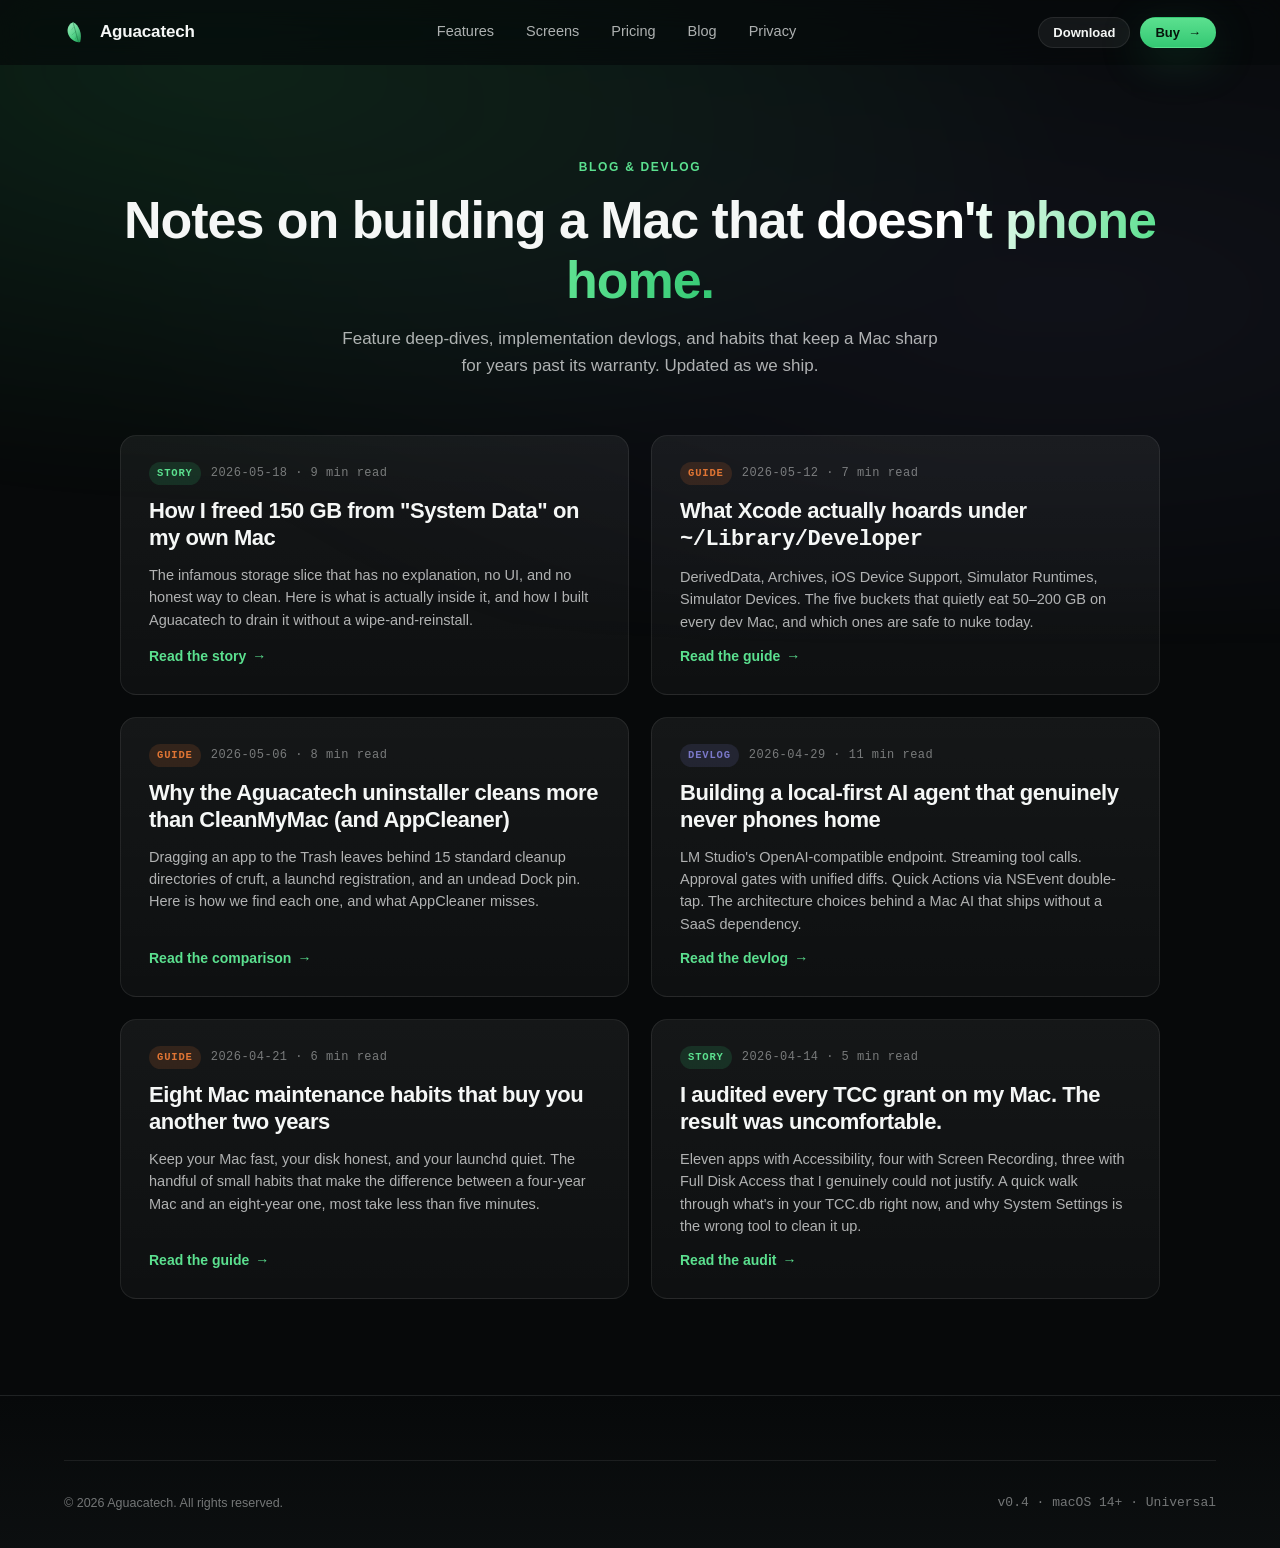
<file: blog/index.html>
<!doctype html>
<html lang="en">
<head>
    <meta charset="utf-8">
    <meta name="viewport" content="width=device-width, initial-scale=1">
    <meta name="theme-color" content="#07090a">
    <title>Blog &amp; devlog · Aguacatech</title>
    <meta name="description" content="Devlogs, feature deep-dives, and Mac-maintenance recommendations from the makers of Aguacatech, the local-first Mac power tool that never phones home.">
    <link rel="canonical" href="https://aguacatech.eu/blog/">
    <meta property="og:title" content="Aguacatech Blog &amp; devlog">
    <meta property="og:description" content="Devlogs, feature deep-dives, and Mac-maintenance recommendations from the makers of Aguacatech.">
    <meta property="og:type" content="website">
    <meta property="og:url" content="https://aguacatech.eu/blog/">
    <meta property="og:image" content="https://aguacatech.eu/assets/img/og-image.jpg">
    <meta name="twitter:card" content="summary_large_image">
    <link rel="icon" type="image/svg+xml" href="../assets/img/logo.svg">
    <link rel="preconnect" href="https://rsms.me">
    <link rel="stylesheet" href="https://rsms.me/inter/inter.css">
    <link rel="stylesheet" href="../assets/css/styles.css">
</head>
<body>
    <nav class="nav" id="nav">
        <div class="nav-inner">
            <a class="brand" href="../">
                <img src="../assets/img/logo.svg" alt="" width="26" height="26">
                Aguacatech
            </a>
            <div class="nav-links">
                <a href="../#features">Features</a>
                <a href="../#screens">Screens</a>
                <a href="../#pricing">Pricing</a>
                <a href="./">Blog</a>
                <a href="../privacy.html">Privacy</a>
            </div>
            <div class="nav-cta">
                <a class="btn btn-secondary btn-sm" href="../download.html">Download</a>
                <a class="btn btn-primary btn-sm" href="../buy.html">Buy<span class="arrow">→</span></a>
            </div>
        </div>
    </nav>

    <section class="blog-hero">
        <div class="container">
            <div class="eyebrow">Blog &amp; devlog</div>
            <h1>Notes on building a Mac that <span class="gradient-text">doesn't phone home.</span></h1>
            <p>Feature deep-dives, implementation devlogs, and habits that keep a Mac sharp for years past its warranty. Updated as we ship.</p>
        </div>
    </section>

    <section class="section" style="padding-top: 32px">
        <div class="container">
            <div class="blog-list">
                <a class="blog-card" href="system-data-150gb.html">
                    <div class="meta">
                        <span class="tag story">Story</span>
                        <span>2026-05-18 · 9 min read</span>
                    </div>
                    <h2>How I freed 150 GB from "System Data" on my own Mac</h2>
                    <p>The infamous storage slice that has no explanation, no UI, and no honest way to clean. Here is what is actually inside it, and how I built Aguacatech to drain it without a wipe-and-reinstall.</p>
                    <span class="read-more">Read the story <span aria-hidden="true">→</span></span>
                </a>

                <a class="blog-card" href="xcode-cleanup-explained.html">
                    <div class="meta">
                        <span class="tag guide">Guide</span>
                        <span>2026-05-12 · 7 min read</span>
                    </div>
                    <h2>What Xcode actually hoards under <code>~/Library/Developer</code></h2>
                    <p>DerivedData, Archives, iOS Device Support, Simulator Runtimes, Simulator Devices. The five buckets that quietly eat 50–200 GB on every dev Mac, and which ones are safe to nuke today.</p>
                    <span class="read-more">Read the guide <span aria-hidden="true">→</span></span>
                </a>

                <a class="blog-card" href="uninstaller-vs-cleanmymac.html">
                    <div class="meta">
                        <span class="tag guide">Guide</span>
                        <span>2026-05-06 · 8 min read</span>
                    </div>
                    <h2>Why the Aguacatech uninstaller cleans more than CleanMyMac (and AppCleaner)</h2>
                    <p>Dragging an app to the Trash leaves behind 15 standard cleanup directories of cruft, a launchd registration, and an undead Dock pin. Here is how we find each one, and what AppCleaner misses.</p>
                    <span class="read-more">Read the comparison <span aria-hidden="true">→</span></span>
                </a>

                <a class="blog-card" href="local-first-ai-devlog.html">
                    <div class="meta">
                        <span class="tag devlog">Devlog</span>
                        <span>2026-04-29 · 11 min read</span>
                    </div>
                    <h2>Building a local-first AI agent that genuinely never phones home</h2>
                    <p>LM Studio's OpenAI-compatible endpoint. Streaming tool calls. Approval gates with unified diffs. Quick Actions via NSEvent double-tap. The architecture choices behind a Mac AI that ships without a SaaS dependency.</p>
                    <span class="read-more">Read the devlog <span aria-hidden="true">→</span></span>
                </a>

                <a class="blog-card" href="mac-maintenance-habits.html">
                    <div class="meta">
                        <span class="tag guide">Guide</span>
                        <span>2026-04-21 · 6 min read</span>
                    </div>
                    <h2>Eight Mac maintenance habits that buy you another two years</h2>
                    <p>Keep your Mac fast, your disk honest, and your launchd quiet. The handful of small habits that make the difference between a four-year Mac and an eight-year one, most take less than five minutes.</p>
                    <span class="read-more">Read the guide <span aria-hidden="true">→</span></span>
                </a>

                <a class="blog-card" href="permission-audit-reality-check.html">
                    <div class="meta">
                        <span class="tag story">Story</span>
                        <span>2026-04-14 · 5 min read</span>
                    </div>
                    <h2>I audited every TCC grant on my Mac. The result was uncomfortable.</h2>
                    <p>Eleven apps with Accessibility, four with Screen Recording, three with Full Disk Access that I genuinely could not justify. A quick walk through what's in your TCC.db right now, and why System Settings is the wrong tool to clean it up.</p>
                    <span class="read-more">Read the audit <span aria-hidden="true">→</span></span>
                </a>
            </div>
        </div>
    </section>

    <footer class="footer">
        <div class="container">
            <div class="footer-bottom">
                <span>© 2026 Aguacatech. All rights reserved.</span>
                <span class="mono">v0.4 · macOS 14+ · Universal</span>
            </div>
        </div>
    </footer>

    <script src="../assets/js/main.js" defer></script>
</body>
</html>
</file>
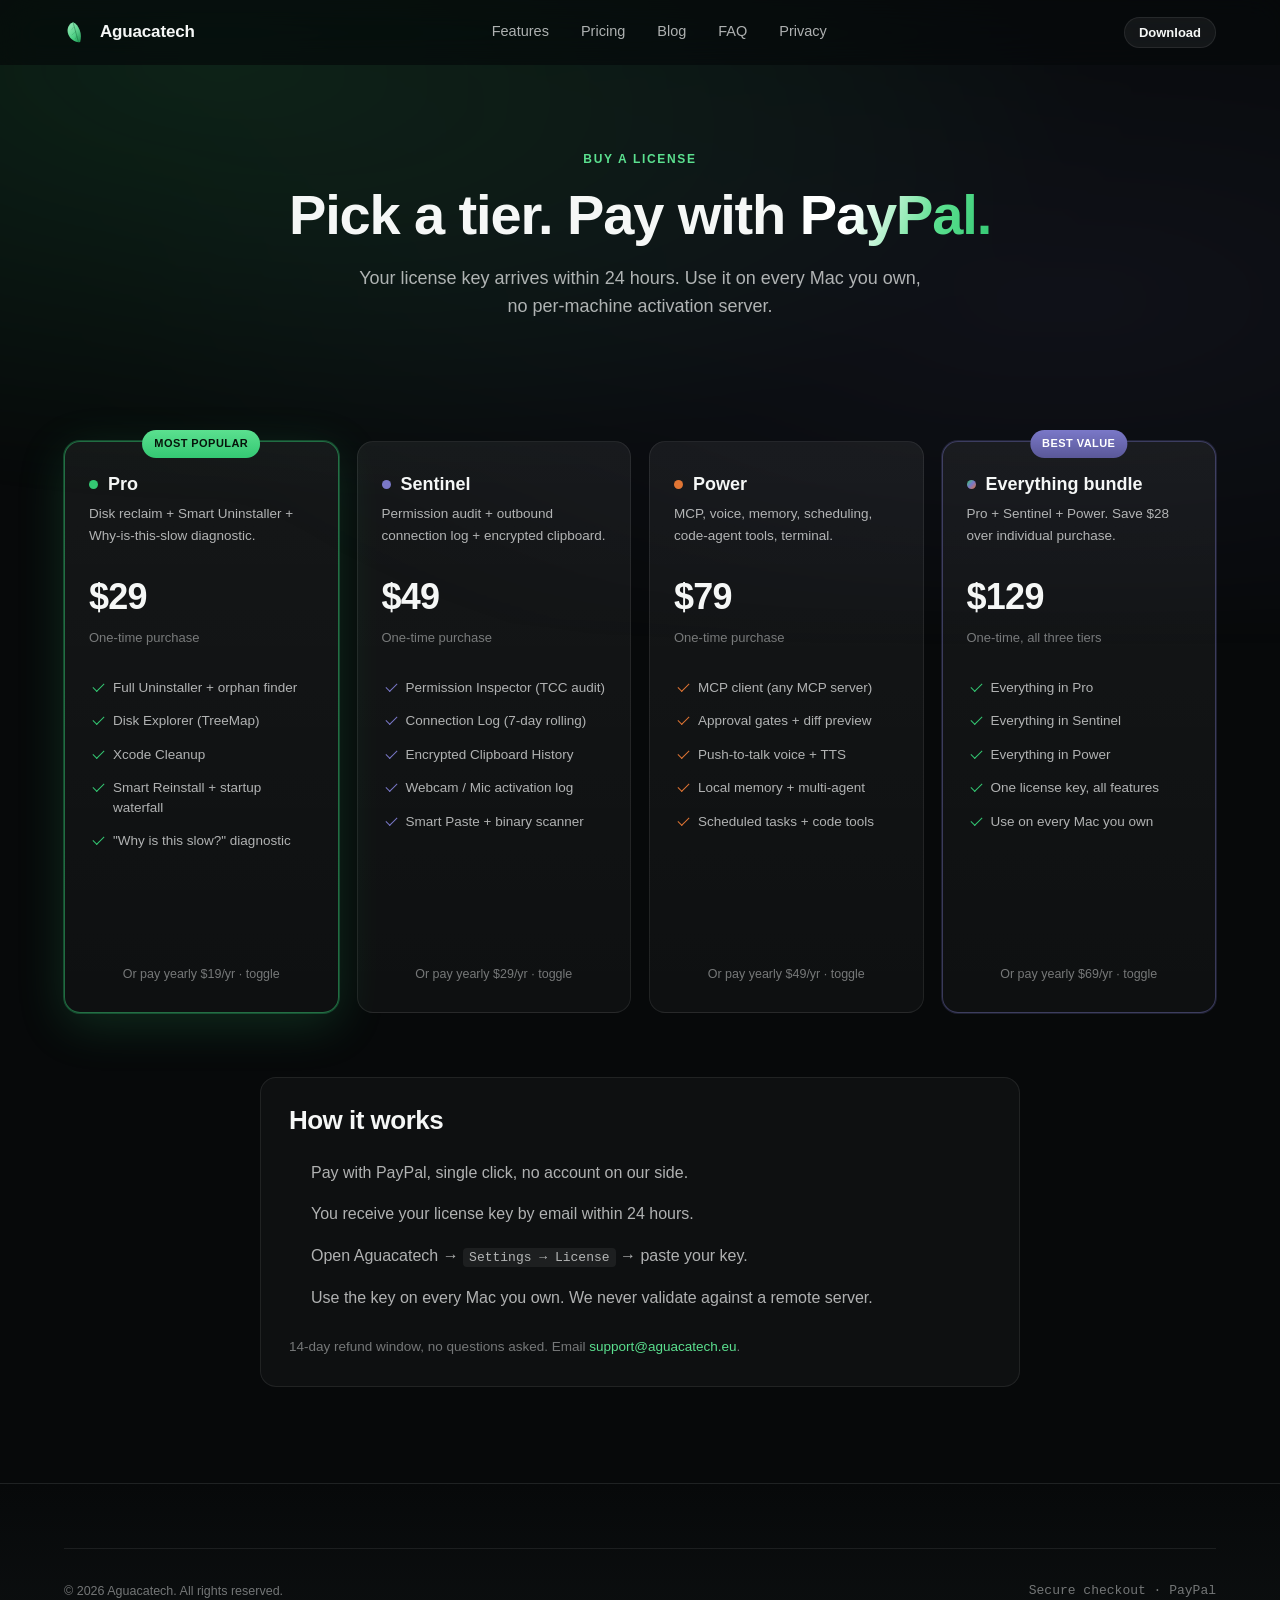
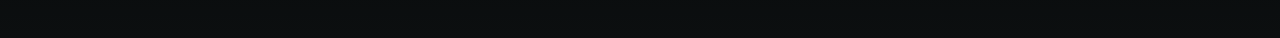
<file: buy.html>
<!doctype html>
<html lang="en">
<head>
    <meta charset="utf-8">
    <meta name="viewport" content="width=device-width, initial-scale=1">
    <meta name="theme-color" content="#07090a">
    <title>Buy Aguacatech, Pro, Sentinel, Power, Bundle</title>
    <meta name="description" content="Pick a tier and pay with PayPal. License key delivered within 24 hours. 14-day refund window.">
    <link rel="icon" type="image/svg+xml" href="assets/img/logo.svg">
    <link rel="preconnect" href="https://rsms.me">
    <link rel="stylesheet" href="https://rsms.me/inter/inter.css">
    <link rel="stylesheet" href="assets/css/styles.css">
</head>
<body>
    <nav class="nav" id="nav">
        <div class="nav-inner">
            <a class="brand" href="./">
                <img src="assets/img/logo.svg" alt="" width="26" height="26">
                Aguacatech
            </a>
            <div class="nav-links">
                <a href="./#features">Features</a>
                <a href="./#pricing">Pricing</a>
                <a href="blog/">Blog</a>
                <a href="./#faq">FAQ</a>
                <a href="privacy.html">Privacy</a>
            </div>
            <div class="nav-cta">
                <a class="btn btn-secondary btn-sm" href="download.html">Download</a>
            </div>
        </div>
    </nav>

    <section class="buy-hero">
        <div class="container">
            <div class="eyebrow">Buy a license</div>
            <h1>Pick a tier. Pay with <span class="gradient-text">PayPal.</span></h1>
            <p>Your license key arrives within 24 hours. Use it on every Mac you own, no per-machine activation server.</p>
        </div>
    </section>

    <section class="section" style="padding-top: 24px">
        <div class="container">
            <div class="buy-tier-grid">

                <!-- ============ Pro ============ -->
                <div class="tier pro featured" id="pro">
                    <div class="tier-badge">Most popular</div>
                    <div class="tier-name"><span class="dot"></span> Pro</div>
                    <div class="tier-tagline">Disk reclaim + Smart Uninstaller + Why-is-this-slow diagnostic.</div>
                    <div class="tier-price">
                        <div class="amount">$29</div>
                        <div class="sub">One-time purchase</div>
                    </div>
                    <ul class="tier-features">
                        <li>Full Uninstaller + orphan finder</li>
                        <li>Disk Explorer (TreeMap)</li>
                        <li>Xcode Cleanup</li>
                        <li>Smart Reinstall + startup waterfall</li>
                        <li>"Why is this slow?" diagnostic</li>
                    </ul>
                    <div class="paypal-container" id="paypal-pro"></div>
                    <p class="paypal-fallback">Or pay yearly $19/yr · <a href="#paypal-pro-yearly" data-paypal-toggle="pro">toggle</a></p>
                </div>

                <!-- ============ Sentinel ============ -->
                <div class="tier sentinel" id="sentinel">
                    <div class="tier-name"><span class="dot"></span> Sentinel</div>
                    <div class="tier-tagline">Permission audit + outbound connection log + encrypted clipboard.</div>
                    <div class="tier-price">
                        <div class="amount">$49</div>
                        <div class="sub">One-time purchase</div>
                    </div>
                    <ul class="tier-features">
                        <li>Permission Inspector (TCC audit)</li>
                        <li>Connection Log (7-day rolling)</li>
                        <li>Encrypted Clipboard History</li>
                        <li>Webcam / Mic activation log</li>
                        <li>Smart Paste + binary scanner</li>
                    </ul>
                    <div class="paypal-container" id="paypal-sentinel"></div>
                    <p class="paypal-fallback">Or pay yearly $29/yr · <a href="#paypal-sentinel-yearly" data-paypal-toggle="sentinel">toggle</a></p>
                </div>

                <!-- ============ Power ============ -->
                <div class="tier power" id="power">
                    <div class="tier-name"><span class="dot"></span> Power</div>
                    <div class="tier-tagline">MCP, voice, memory, scheduling, code-agent tools, terminal.</div>
                    <div class="tier-price">
                        <div class="amount">$79</div>
                        <div class="sub">One-time purchase</div>
                    </div>
                    <ul class="tier-features">
                        <li>MCP client (any MCP server)</li>
                        <li>Approval gates + diff preview</li>
                        <li>Push-to-talk voice + TTS</li>
                        <li>Local memory + multi-agent</li>
                        <li>Scheduled tasks + code tools</li>
                    </ul>
                    <div class="paypal-container" id="paypal-power"></div>
                    <p class="paypal-fallback">Or pay yearly $49/yr · <a href="#paypal-power-yearly" data-paypal-toggle="power">toggle</a></p>
                </div>

                <!-- ============ Bundle ============ -->
                <div class="tier" id="bundle" style="border-color: rgba(122, 120, 200, 0.4); box-shadow: 0 0 0 1px rgba(122, 120, 200, 0.2);">
                    <div class="tier-badge" style="background: linear-gradient(180deg, var(--sentinel), #5a5898); color: #fff;">Best value</div>
                    <div class="tier-name"><span class="dot" style="background: linear-gradient(135deg, var(--pro), var(--sentinel), var(--power))"></span> Everything bundle</div>
                    <div class="tier-tagline">Pro + Sentinel + Power. Save $28 over individual purchase.</div>
                    <div class="tier-price">
                        <div class="amount">$129</div>
                        <div class="sub">One-time, all three tiers</div>
                    </div>
                    <ul class="tier-features">
                        <li>Everything in Pro</li>
                        <li>Everything in Sentinel</li>
                        <li>Everything in Power</li>
                        <li>One license key, all features</li>
                        <li>Use on every Mac you own</li>
                    </ul>
                    <div class="paypal-container" id="paypal-bundle"></div>
                    <p class="paypal-fallback">Or pay yearly $69/yr · <a href="#paypal-bundle-yearly" data-paypal-toggle="bundle">toggle</a></p>
                </div>

            </div>

            <!-- Order details -->
            <div style="max-width: 760px; margin: 64px auto 0; padding: 28px; border: 1px solid var(--border); border-radius: var(--r-lg); background: var(--surface-1);">
                <h3 class="h3" style="margin-bottom: 16px;">How it works</h3>
                <ol style="padding-left: 22px;">
                    <li style="color: var(--text-secondary); padding: 8px 0;">Pay with PayPal, single click, no account on our side.</li>
                    <li style="color: var(--text-secondary); padding: 8px 0;">You receive your license key by email within 24 hours.</li>
                    <li style="color: var(--text-secondary); padding: 8px 0;">Open Aguacatech → <code style="background: var(--surface-2); padding: 2px 6px; border-radius: 4px; font-family: var(--font-mono); font-size: 13px;">Settings → License</code> → paste your key.</li>
                    <li style="color: var(--text-secondary); padding: 8px 0;">Use the key on every Mac you own. We never validate against a remote server.</li>
                </ol>
                <p style="margin-top: 18px; color: var(--text-tertiary); font-size: 13.5px;">14-day refund window, no questions asked. Email <a href="mailto:support@aguacatech.eu" style="color: var(--green-light)">support@aguacatech.eu</a>.</p>
            </div>
        </div>
    </section>

    <footer class="footer">
        <div class="container">
            <div class="footer-bottom">
                <span>© 2026 Aguacatech. All rights reserved.</span>
                <span class="mono">Secure checkout · PayPal</span>
            </div>
        </div>
    </footer>

    <!-- PayPal Smart Buttons SDK.
         Replace `sb` with your real PayPal client id from
         https://developer.paypal.com → My Apps → REST app. -->
    <script src="https://www.paypal.com/sdk/js?client-id=sb&currency=USD&intent=capture"></script>
    <script src="assets/js/paypal.js" defer></script>
    <script src="assets/js/main.js" defer></script>
</body>
</html>
</file>
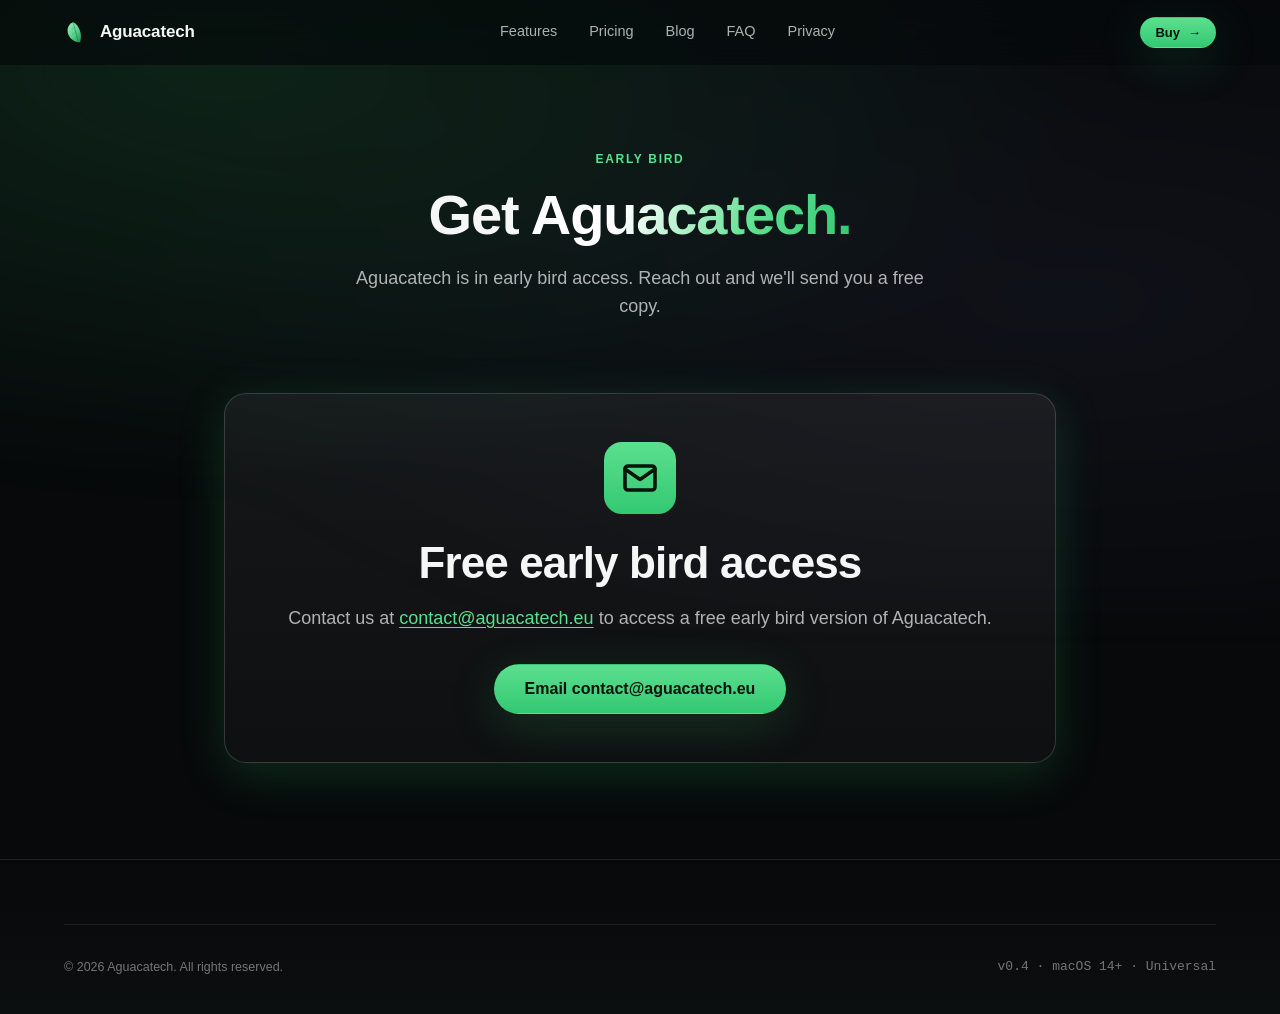
<file: download.html>
<!doctype html>
<html lang="en">
<head>
    <meta charset="utf-8">
    <meta name="viewport" content="width=device-width, initial-scale=1">
    <meta name="theme-color" content="#07090a">
    <title>Get Aguacatech, free early bird access</title>
    <meta name="description" content="Contact us at contact@aguacatech.eu to access a free early bird version of Aguacatech.">
    <link rel="icon" type="image/svg+xml" href="assets/img/logo.svg">
    <link rel="preconnect" href="https://rsms.me">
    <link rel="stylesheet" href="https://rsms.me/inter/inter.css">
    <link rel="stylesheet" href="assets/css/styles.css">
</head>
<body>
    <nav class="nav" id="nav">
        <div class="nav-inner">
            <a class="brand" href="./">
                <img src="assets/img/logo.svg" alt="" width="26" height="26">
                Aguacatech
            </a>
            <div class="nav-links">
                <a href="./#features">Features</a>
                <a href="./#pricing">Pricing</a>
                <a href="blog/">Blog</a>
                <a href="./#faq">FAQ</a>
                <a href="privacy.html">Privacy</a>
            </div>
            <div class="nav-cta">
                <a class="btn btn-primary btn-sm" href="buy.html">Buy<span class="arrow">→</span></a>
            </div>
        </div>
    </nav>

    <section class="buy-hero">
        <div class="container">
            <div class="eyebrow">Early Bird</div>
            <h1>Get <span class="gradient-text">Aguacatech.</span></h1>
            <p>Aguacatech is in early bird access. Reach out and we'll send you a free copy.</p>
        </div>
    </section>

    <section class="section" style="padding-top: 24px">
        <div class="container container-narrow">
            <div style="background: linear-gradient(180deg, var(--surface-2), var(--surface-1)); border: 1px solid var(--border-strong); border-radius: var(--r-xl); padding: 48px 40px; text-align: center; box-shadow: var(--shadow-green);">
                <div style="display: inline-flex; align-items: center; justify-content: center; width: 72px; height: 72px; border-radius: 18px; background: linear-gradient(180deg, var(--green-light), var(--green)); margin: 0 auto 24px;">
                    <svg width="36" height="36" viewBox="0 0 24 24" fill="none" stroke="#06140a" stroke-width="2.4" stroke-linecap="round" stroke-linejoin="round">
                        <path d="M4 4h16c1.1 0 2 .9 2 2v12c0 1.1-.9 2-2 2H4c-1.1 0-2-.9-2-2V6c0-1.1.9-2 2-2z"/>
                        <polyline points="22,6 12,13 2,6"/>
                    </svg>
                </div>
                <h2 class="h2" style="margin-bottom: 16px;">Free early bird access</h2>
                <p style="font-size: 18px; color: var(--text-secondary); margin-bottom: 32px; line-height: 1.5;">
                    Contact us at <a href="mailto:contact@aguacatech.eu" style="color: var(--green-light); text-decoration: underline; text-underline-offset: 3px;">contact@aguacatech.eu</a> to access a free early bird version of Aguacatech.
                </p>
                <a class="btn btn-primary btn-lg" href="mailto:contact@aguacatech.eu">
                    Email contact@aguacatech.eu
                </a>
            </div>
        </div>
    </section>

    <footer class="footer">
        <div class="container">
            <div class="footer-bottom">
                <span>© 2026 Aguacatech. All rights reserved.</span>
                <span class="mono">v0.4 · macOS 14+ · Universal</span>
            </div>
        </div>
    </footer>

    <script src="assets/js/main.js" defer></script>
</body>
</html>
</file>
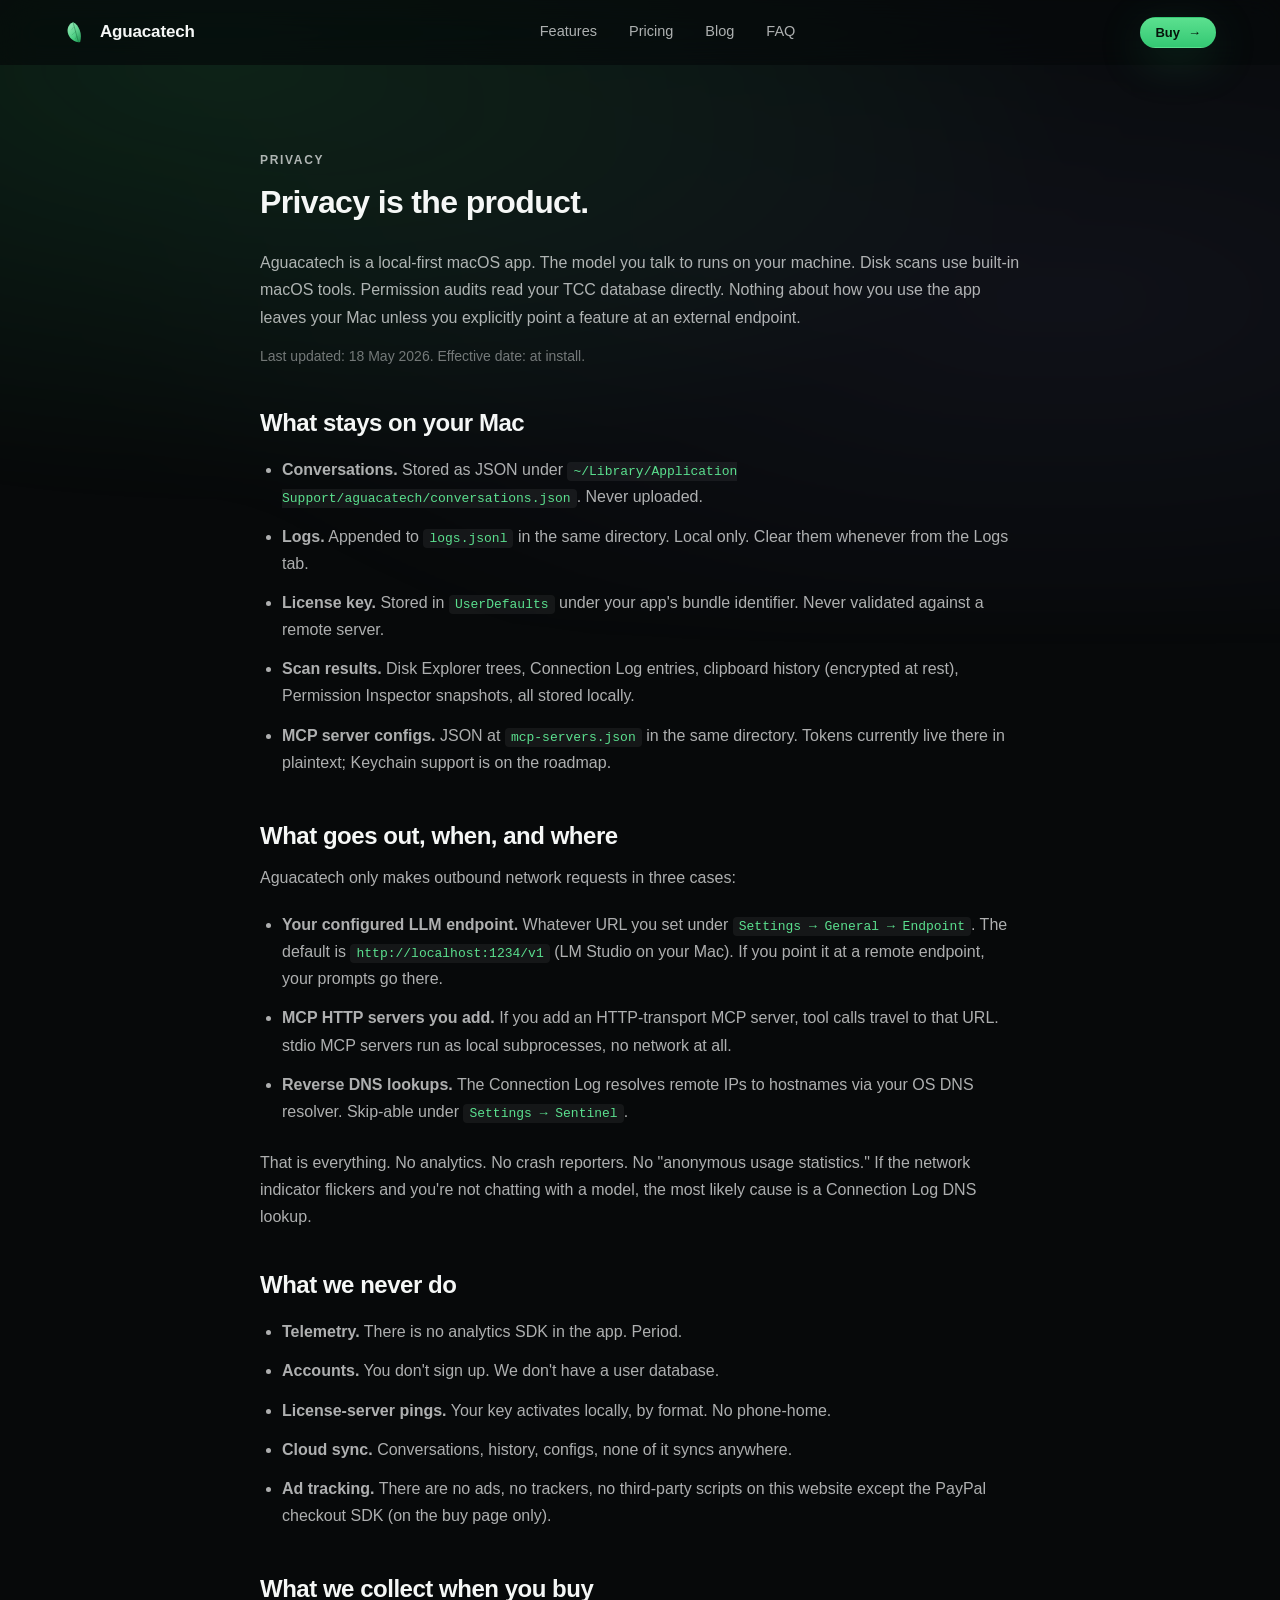
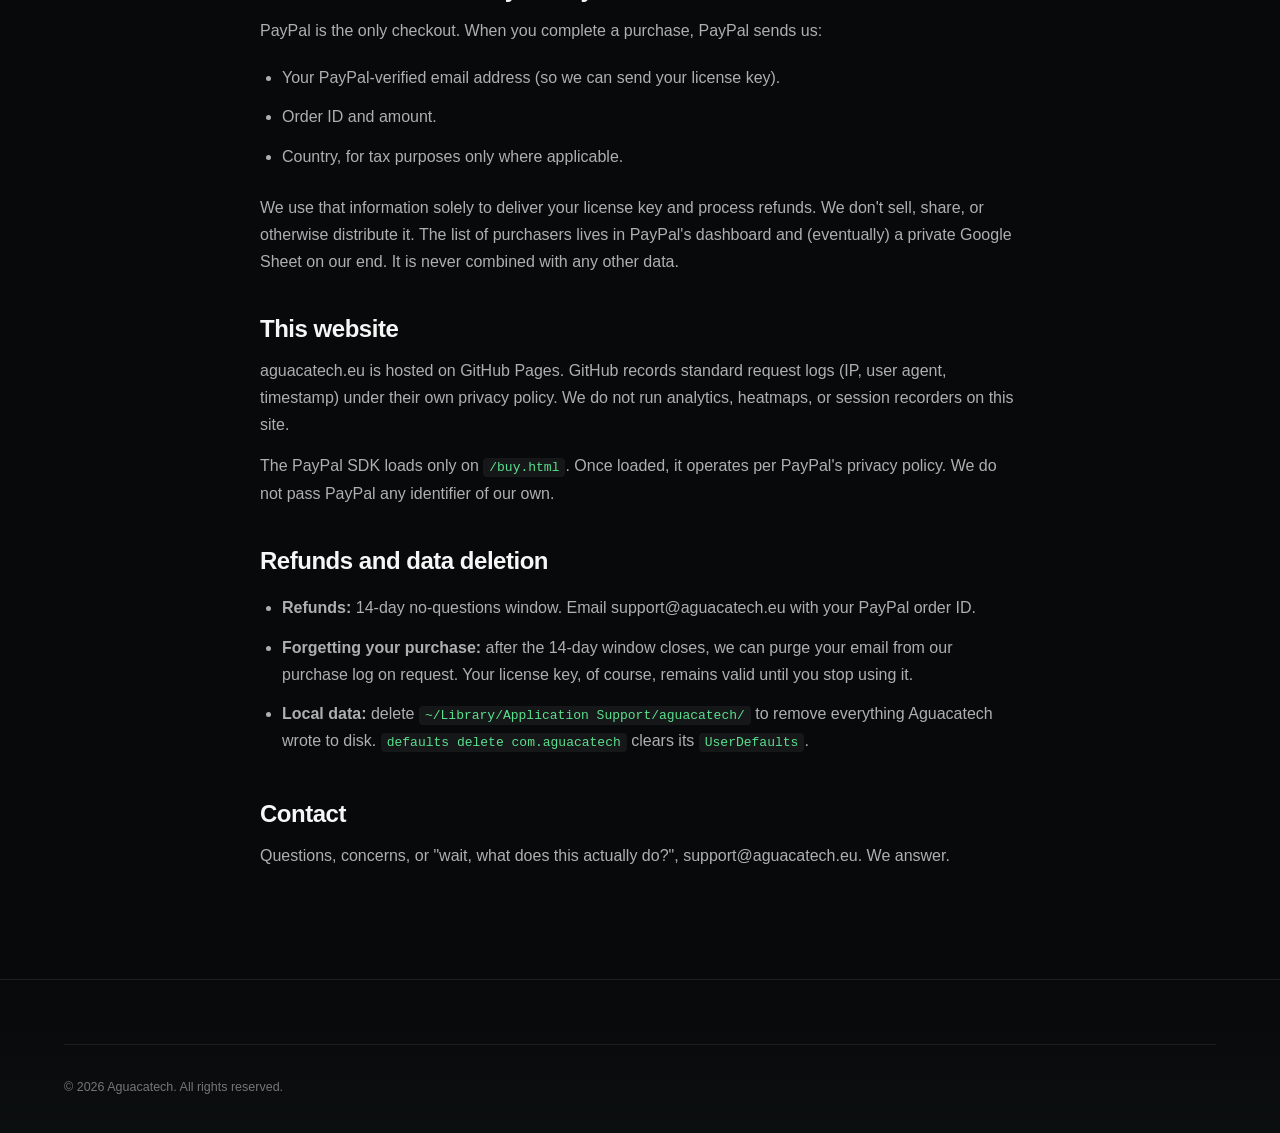
<file: privacy.html>
<!doctype html>
<html lang="en">
<head>
    <meta charset="utf-8">
    <meta name="viewport" content="width=device-width, initial-scale=1">
    <meta name="theme-color" content="#07090a">
    <title>Privacy, Aguacatech</title>
    <meta name="description" content="Aguacatech is local-first by design. Your conversations, scans, and license key never leave your Mac. What we collect, why, and how to delete it.">
    <link rel="icon" type="image/svg+xml" href="assets/img/logo.svg">
    <link rel="preconnect" href="https://rsms.me">
    <link rel="stylesheet" href="https://rsms.me/inter/inter.css">
    <link rel="stylesheet" href="assets/css/styles.css">
</head>
<body>
    <nav class="nav" id="nav">
        <div class="nav-inner">
            <a class="brand" href="./">
                <img src="assets/img/logo.svg" alt="" width="26" height="26">
                Aguacatech
            </a>
            <div class="nav-links">
                <a href="./#features">Features</a>
                <a href="./#pricing">Pricing</a>
                <a href="blog/">Blog</a>
                <a href="./#faq">FAQ</a>
            </div>
            <div class="nav-cta">
                <a class="btn btn-primary btn-sm" href="buy.html">Buy<span class="arrow">→</span></a>
            </div>
        </div>
    </nav>

    <div class="docs container">
        <p class="eyebrow">Privacy</p>
        <h1>Privacy is the product.</h1>

        <p>Aguacatech is a local-first macOS app. The model you talk to runs on your machine. Disk scans use built-in macOS tools. Permission audits read your TCC database directly. Nothing about how you use the app leaves your Mac unless you explicitly point a feature at an external endpoint.</p>

        <p style="color: var(--text-tertiary); font-size: 14px;">Last updated: 18 May 2026. Effective date: at install.</p>

        <h2>What stays on your Mac</h2>
        <ul>
            <li><strong>Conversations.</strong> Stored as JSON under <code>~/Library/Application Support/aguacatech/conversations.json</code>. Never uploaded.</li>
            <li><strong>Logs.</strong> Appended to <code>logs.jsonl</code> in the same directory. Local only. Clear them whenever from the Logs tab.</li>
            <li><strong>License key.</strong> Stored in <code>UserDefaults</code> under your app's bundle identifier. Never validated against a remote server.</li>
            <li><strong>Scan results.</strong> Disk Explorer trees, Connection Log entries, clipboard history (encrypted at rest), Permission Inspector snapshots, all stored locally.</li>
            <li><strong>MCP server configs.</strong> JSON at <code>mcp-servers.json</code> in the same directory. Tokens currently live there in plaintext; Keychain support is on the roadmap.</li>
        </ul>

        <h2>What goes out, when, and where</h2>
        <p>Aguacatech only makes outbound network requests in three cases:</p>
        <ul>
            <li><strong>Your configured LLM endpoint.</strong> Whatever URL you set under <code>Settings → General → Endpoint</code>. The default is <code>http://localhost:1234/v1</code> (LM Studio on your Mac). If you point it at a remote endpoint, your prompts go there.</li>
            <li><strong>MCP HTTP servers you add.</strong> If you add an HTTP-transport MCP server, tool calls travel to that URL. stdio MCP servers run as local subprocesses, no network at all.</li>
            <li><strong>Reverse DNS lookups.</strong> The Connection Log resolves remote IPs to hostnames via your OS DNS resolver. Skip-able under <code>Settings → Sentinel</code>.</li>
        </ul>
        <p>That is everything. No analytics. No crash reporters. No "anonymous usage statistics." If the network indicator flickers and you're not chatting with a model, the most likely cause is a Connection Log DNS lookup.</p>

        <h2>What we never do</h2>
        <ul>
            <li><strong>Telemetry.</strong> There is no analytics SDK in the app. Period.</li>
            <li><strong>Accounts.</strong> You don't sign up. We don't have a user database.</li>
            <li><strong>License-server pings.</strong> Your key activates locally, by format. No phone-home.</li>
            <li><strong>Cloud sync.</strong> Conversations, history, configs, none of it syncs anywhere.</li>
            <li><strong>Ad tracking.</strong> There are no ads, no trackers, no third-party scripts on this website except the PayPal checkout SDK (on the <a href="buy.html">buy page</a> only).</li>
        </ul>

        <h2>What we collect when you buy</h2>
        <p>PayPal is the only checkout. When you complete a purchase, PayPal sends us:</p>
        <ul>
            <li>Your PayPal-verified email address (so we can send your license key).</li>
            <li>Order ID and amount.</li>
            <li>Country, for tax purposes only where applicable.</li>
        </ul>
        <p>We use that information solely to deliver your license key and process refunds. We don't sell, share, or otherwise distribute it. The list of purchasers lives in PayPal's dashboard and (eventually) a private Google Sheet on our end. It is never combined with any other data.</p>

        <h2>This website</h2>
        <p>aguacatech.eu is hosted on GitHub Pages. GitHub records standard request logs (IP, user agent, timestamp) under their own privacy policy. We do not run analytics, heatmaps, or session recorders on this site.</p>
        <p>The PayPal SDK loads only on <code>/buy.html</code>. Once loaded, it operates per PayPal's privacy policy. We do not pass PayPal any identifier of our own.</p>

        <h2>Refunds and data deletion</h2>
        <ul>
            <li><strong>Refunds:</strong> 14-day no-questions window. Email <a href="mailto:support@aguacatech.eu">support@aguacatech.eu</a> with your PayPal order ID.</li>
            <li><strong>Forgetting your purchase:</strong> after the 14-day window closes, we can purge your email from our purchase log on request. Your license key, of course, remains valid until you stop using it.</li>
            <li><strong>Local data:</strong> delete <code>~/Library/Application Support/aguacatech/</code> to remove everything Aguacatech wrote to disk. <code>defaults delete com.aguacatech</code> clears its <code>UserDefaults</code>.</li>
        </ul>

        <h2>Contact</h2>
        <p>Questions, concerns, or "wait, what does this actually do?", <a href="mailto:support@aguacatech.eu">support@aguacatech.eu</a>. We answer.</p>
    </div>

    <footer class="footer">
        <div class="container">
            <div class="footer-bottom">
                <span>© 2026 Aguacatech. All rights reserved.</span>
            </div>
        </div>
    </footer>

    <script src="assets/js/main.js" defer></script>
</body>
</html>
</file>
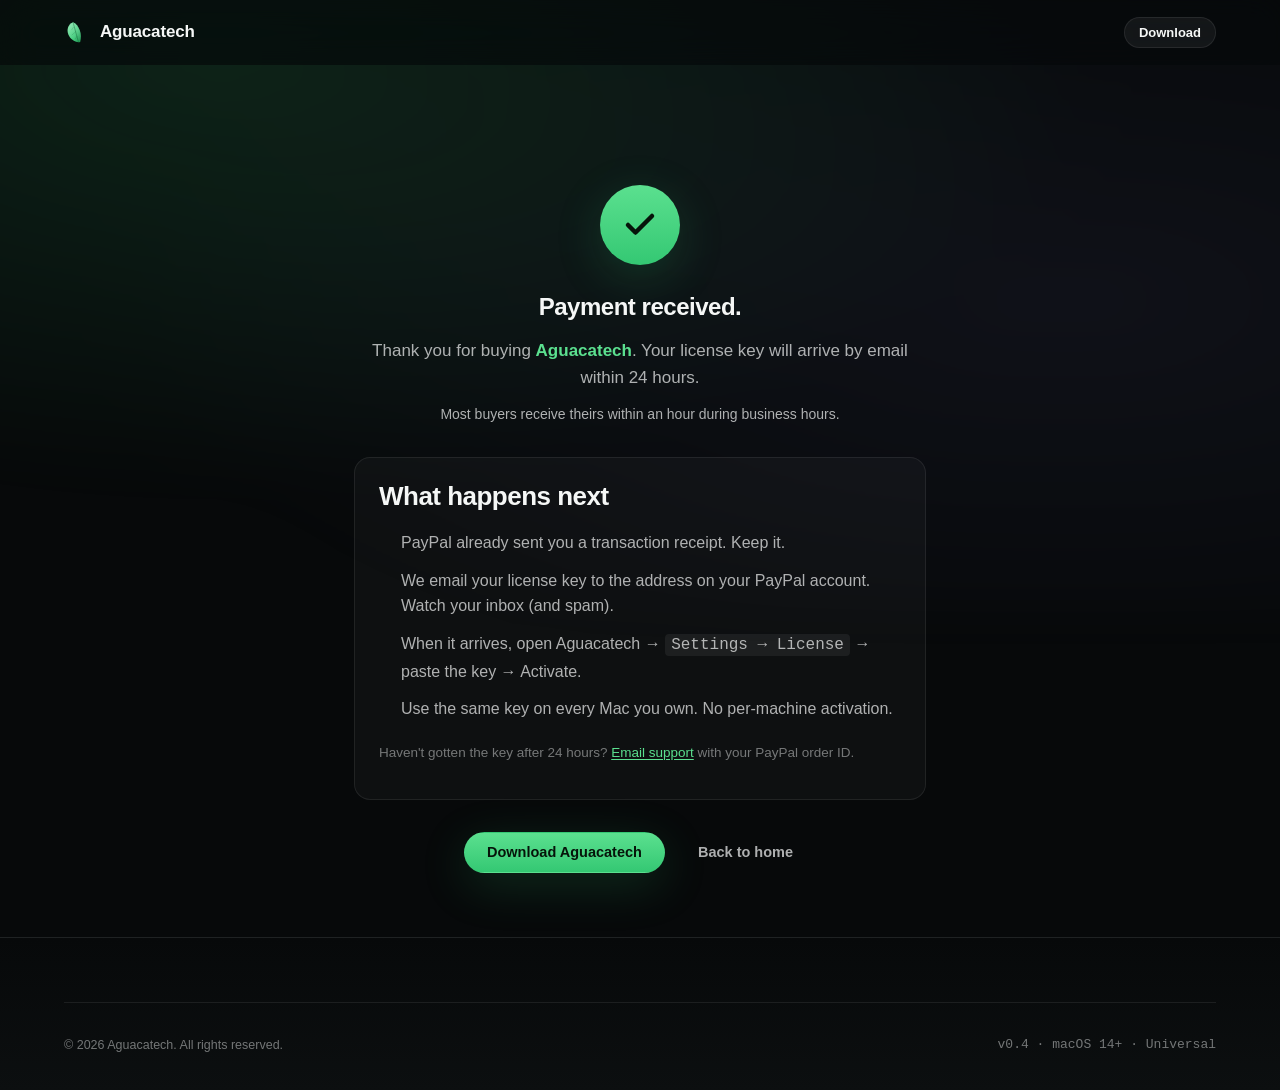
<file: success.html>
<!doctype html>
<html lang="en">
<head>
    <meta charset="utf-8">
    <meta name="viewport" content="width=device-width, initial-scale=1">
    <meta name="theme-color" content="#07090a">
    <title>Thank you, Aguacatech</title>
    <meta name="description" content="Payment received. Your license key arrives by email within 24 hours.">
    <meta name="robots" content="noindex">
    <link rel="icon" type="image/svg+xml" href="assets/img/logo.svg">
    <link rel="preconnect" href="https://rsms.me">
    <link rel="stylesheet" href="https://rsms.me/inter/inter.css">
    <link rel="stylesheet" href="assets/css/styles.css">
</head>
<body>
    <nav class="nav" id="nav">
        <div class="nav-inner">
            <a class="brand" href="./">
                <img src="assets/img/logo.svg" alt="" width="26" height="26">
                Aguacatech
            </a>
            <div class="nav-cta">
                <a class="btn btn-secondary btn-sm" href="download.html">Download</a>
            </div>
        </div>
    </nav>

    <section class="success-hero">
        <div class="container container-narrow">
            <div class="success-check">
                <svg viewBox="0 0 24 24" fill="none" stroke="currentColor" stroke-width="3" stroke-linecap="round" stroke-linejoin="round">
                    <polyline points="20 6 9 17 4 12"/>
                </svg>
            </div>
            <h1>Payment received.</h1>
            <p>Thank you for buying <strong id="purchasedTier" style="color: var(--green-light)">Aguacatech</strong>. Your license key will arrive by email within 24 hours.</p>
            <p class="muted" style="font-size: 14px;">Most buyers receive theirs within an hour during business hours.</p>

            <div class="success-receipt" id="receipt" hidden>
                <div class="row"><span>Tier</span><span id="rcptTier">—</span></div>
                <div class="row"><span>Amount</span><span id="rcptAmount">—</span></div>
                <div class="row"><span>Email</span><span id="rcptEmail">—</span></div>
                <div class="row"><span>Order ID</span><span id="rcptOrder">—</span></div>
            </div>

            <div style="margin-top: 32px; padding: 24px; background: var(--surface-1); border: 1px solid var(--border); border-radius: var(--r-lg); text-align: left;">
                <h3 class="h3" style="margin-bottom: 12px;">What happens next</h3>
                <ol style="padding-left: 22px; color: var(--text-secondary);">
                    <li style="padding: 6px 0;">PayPal already sent you a transaction receipt. Keep it.</li>
                    <li style="padding: 6px 0;">We email your license key to the address on your PayPal account. Watch your inbox (and spam).</li>
                    <li style="padding: 6px 0;">When it arrives, open Aguacatech → <code style="background: var(--surface-2); padding: 2px 6px; border-radius: 4px;">Settings → License</code> → paste the key → Activate.</li>
                    <li style="padding: 6px 0;">Use the same key on every Mac you own. No per-machine activation.</li>
                </ol>
                <p style="margin-top: 14px; color: var(--text-tertiary); font-size: 13.5px;">
                    Haven't gotten the key after 24 hours?
                    <a href="mailto:support@aguacatech.eu" style="color: var(--green-light); text-decoration: underline; text-underline-offset: 2px;">Email support</a>
                    with your PayPal order ID.
                </p>
            </div>

            <div style="margin-top: 32px; display: flex; gap: 10px; justify-content: center; flex-wrap: wrap;">
                <a class="btn btn-primary" href="download.html">Download Aguacatech</a>
                <a class="btn btn-ghost" href="./">Back to home</a>
            </div>
        </div>
    </section>

    <footer class="footer">
        <div class="container">
            <div class="footer-bottom">
                <span>© 2026 Aguacatech. All rights reserved.</span>
                <span class="mono">v0.4 · macOS 14+ · Universal</span>
            </div>
        </div>
    </footer>

    <script>
        (function () {
            const params = new URLSearchParams(window.location.search);
            const tier = params.get('tier');
            const order = params.get('order');
            const email = params.get('email');
            const amount = params.get('amount');
            const tierNames = {
                pro: 'Aguacatech Pro',
                sentinel: 'Aguacatech Sentinel',
                power: 'Aguacatech Power',
                bundle: 'Aguacatech Everything Bundle'
            };
            if (tier && tierNames[tier]) {
                document.getElementById('purchasedTier').textContent = tierNames[tier];
            }
            if (order || email || amount || tier) {
                document.getElementById('receipt').hidden = false;
                document.getElementById('rcptTier').textContent = tierNames[tier] || '—';
                document.getElementById('rcptAmount').textContent = amount ? `$${amount}` : '—';
                document.getElementById('rcptEmail').textContent = email || '—';
                document.getElementById('rcptOrder').textContent = order || '—';
            }
        })();
    </script>
    <script src="assets/js/main.js" defer></script>
</body>
</html>
</file>
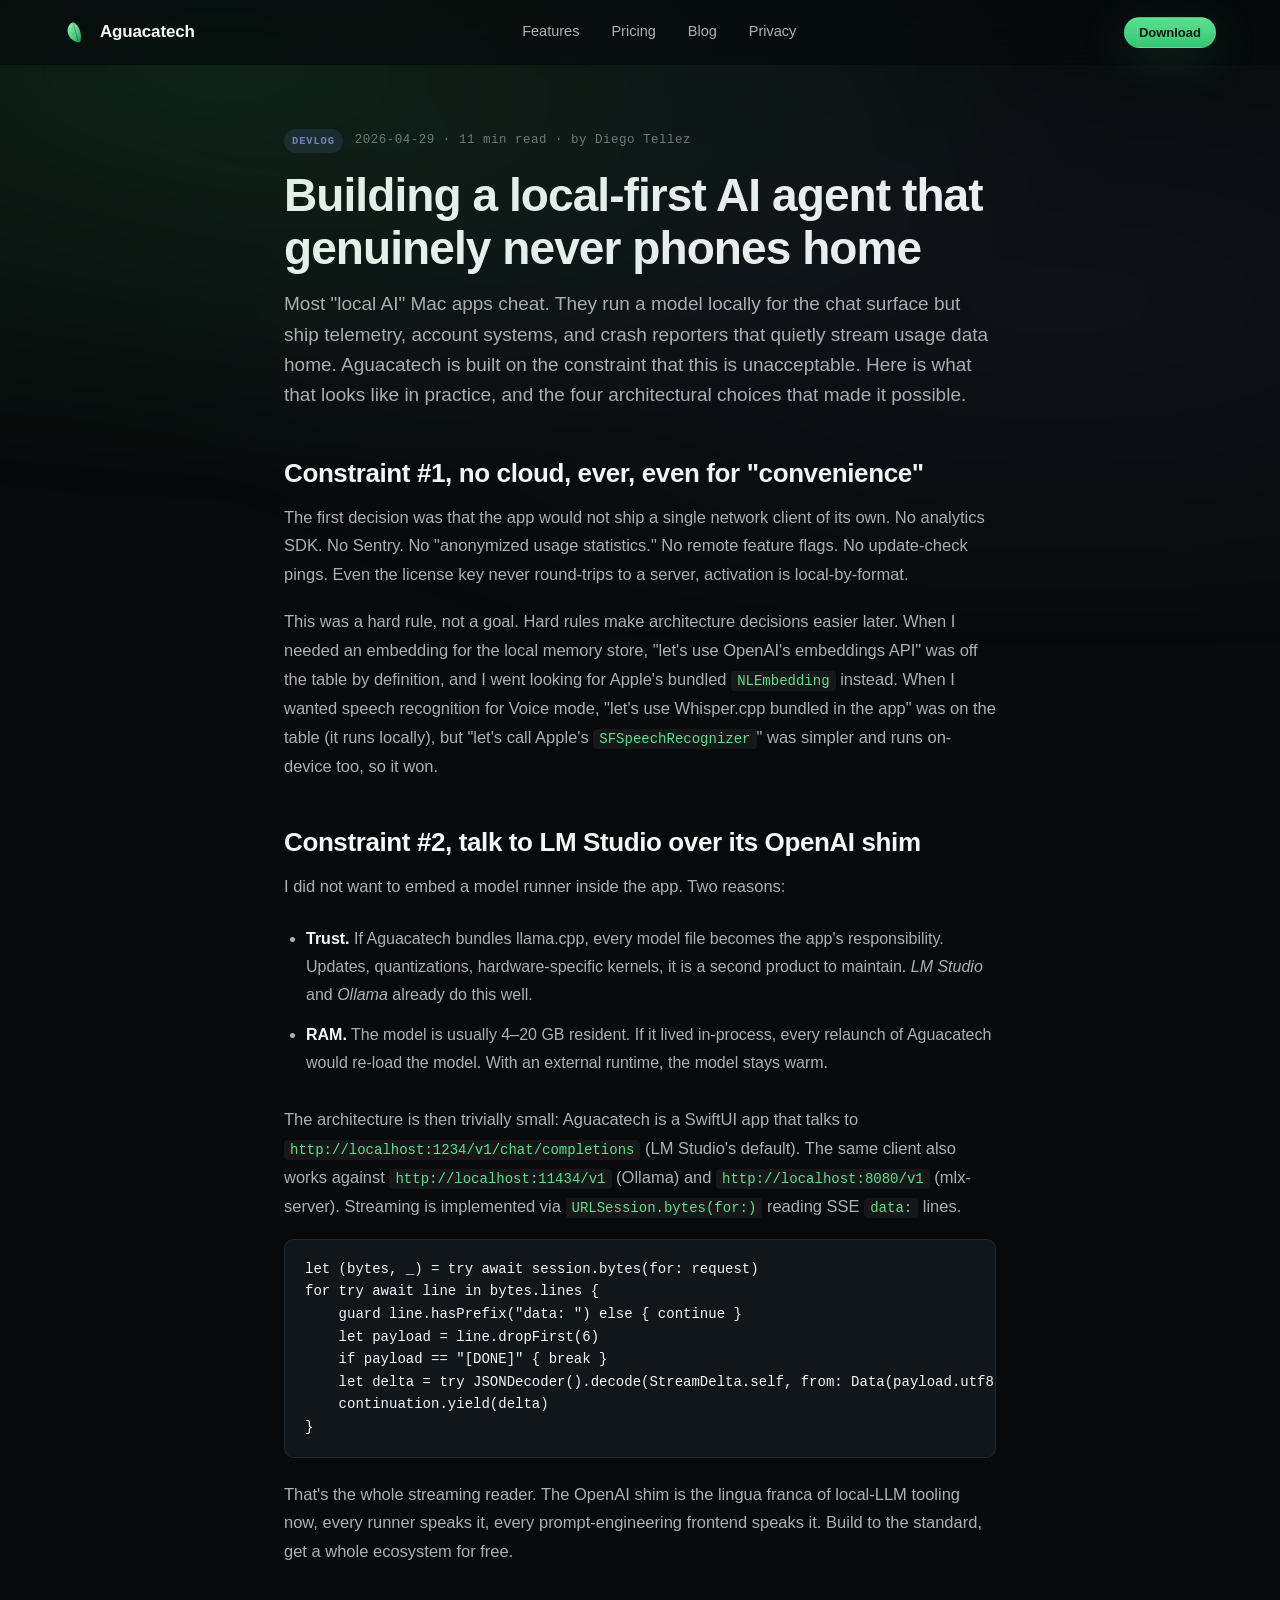
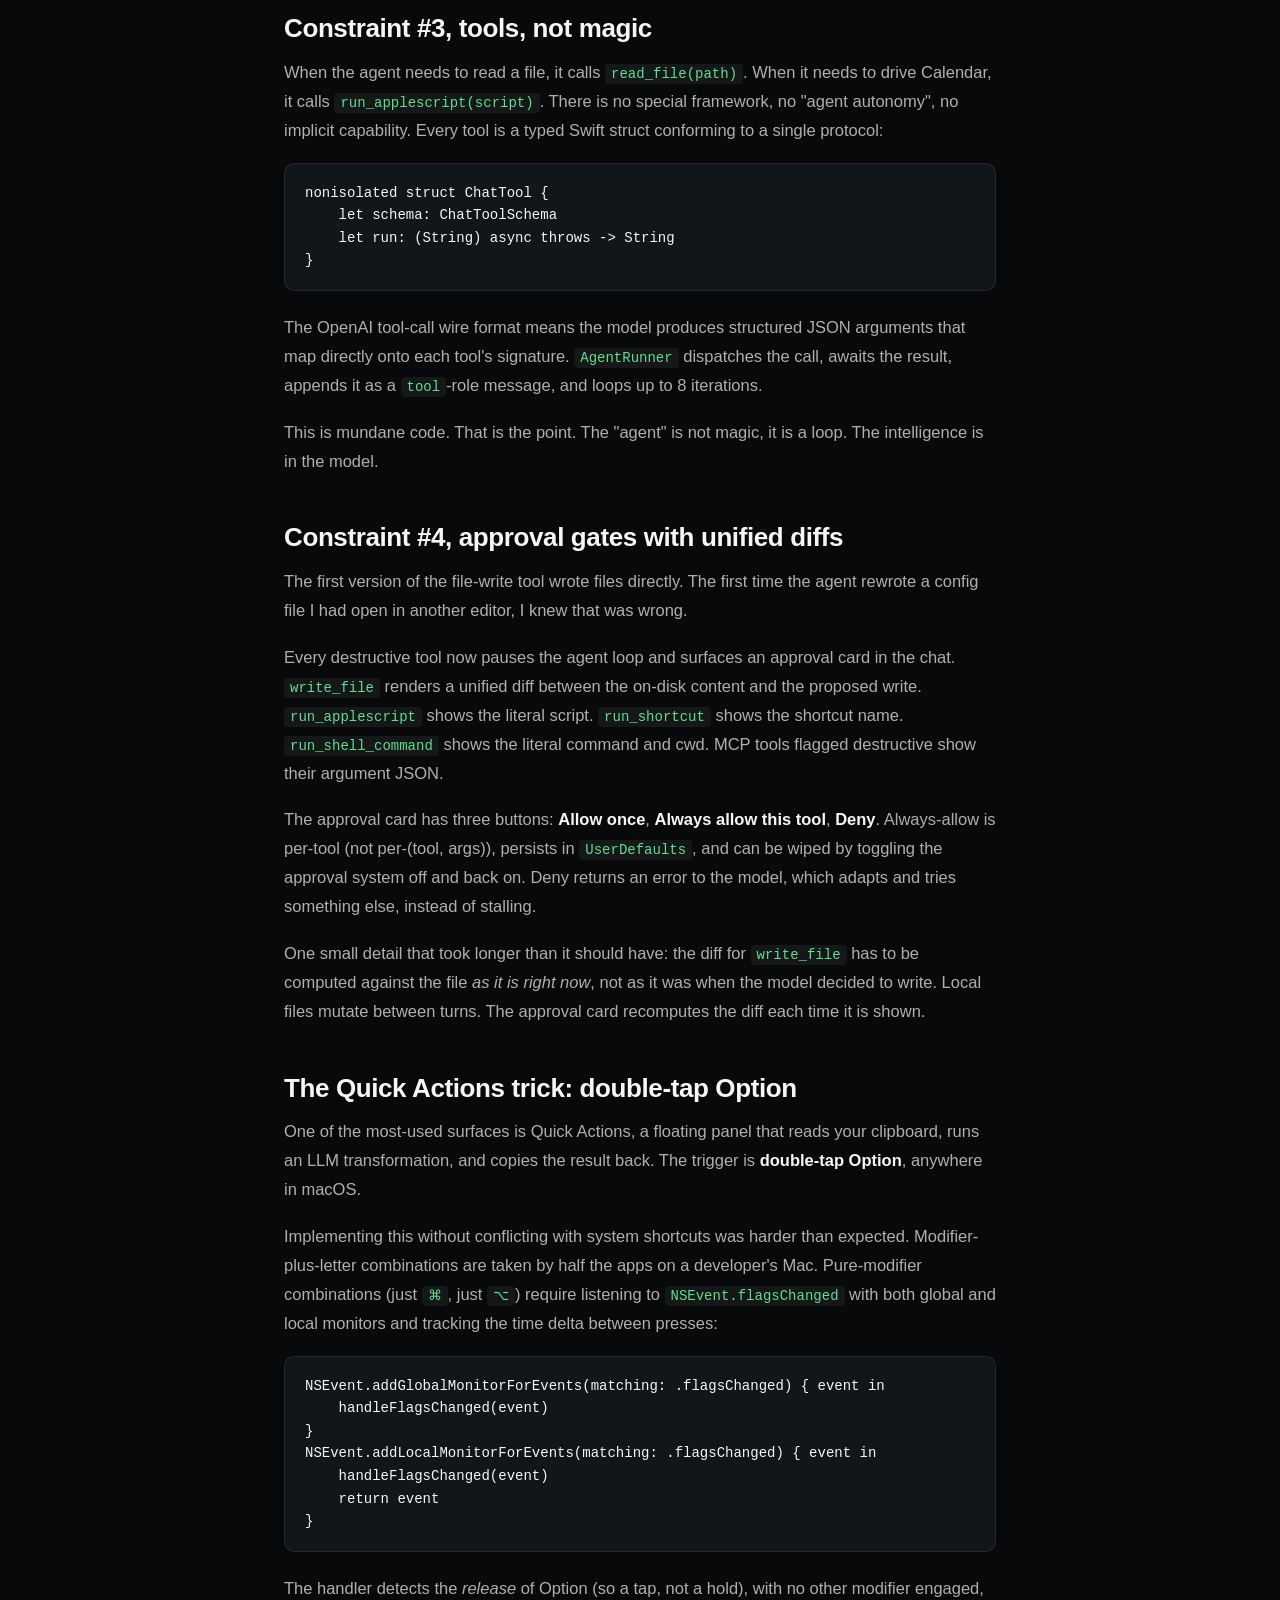
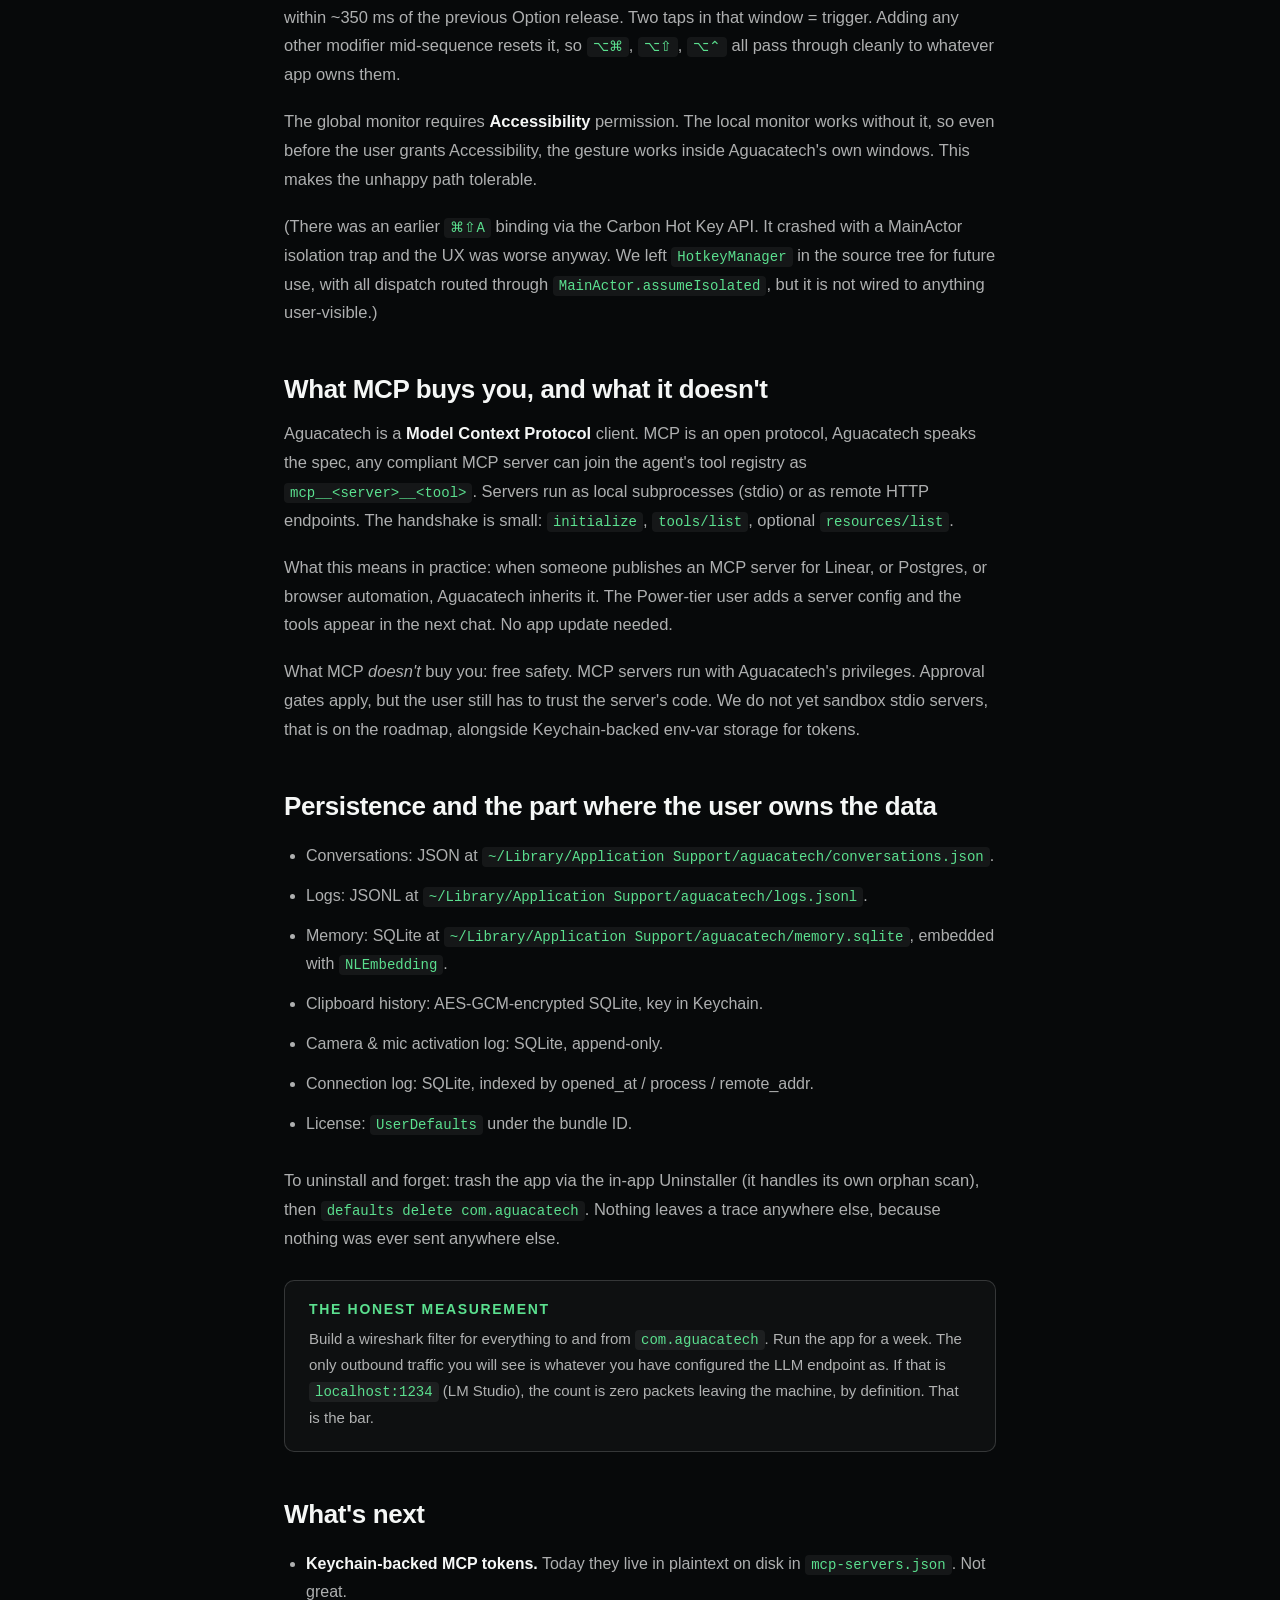
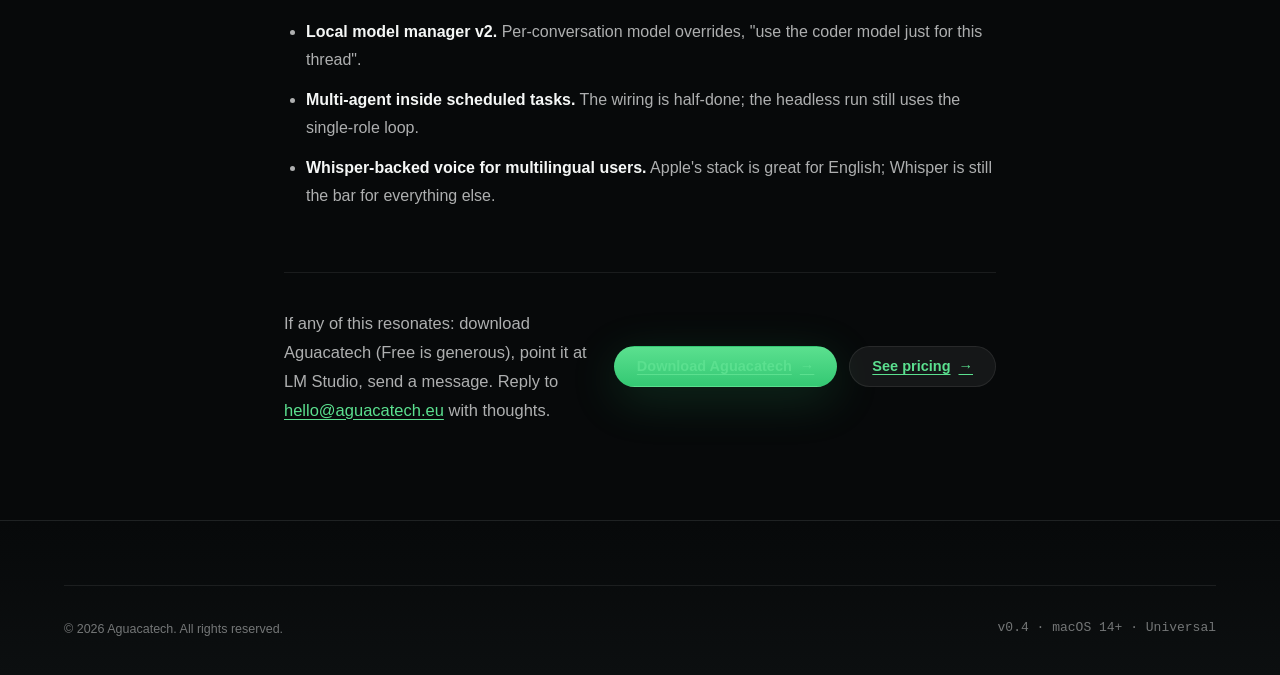
<file: blog/local-first-ai-devlog.html>
<!doctype html>
<html lang="en">
<head>
    <meta charset="utf-8">
    <meta name="viewport" content="width=device-width, initial-scale=1">
    <meta name="theme-color" content="#07090a">
    <title>Building a local-first AI agent that genuinely never phones home · Aguacatech</title>
    <meta name="description" content="LM Studio's OpenAI-compatible endpoint, streaming tool calls, approval gates with unified diffs, Quick Actions via NSEvent double-tap. The architecture behind a Mac AI that ships without a SaaS dependency.">
    <link rel="canonical" href="https://aguacatech.eu/blog/local-first-ai-devlog.html">
    <meta property="og:title" content="Building a local-first AI agent that genuinely never phones home">
    <meta property="og:description" content="The architecture choices behind a Mac AI that ships without a SaaS dependency.">
    <meta property="og:type" content="article">
    <meta property="og:url" content="https://aguacatech.eu/blog/local-first-ai-devlog.html">
    <meta property="og:image" content="https://aguacatech.eu/assets/img/og-image.jpg">
    <meta name="twitter:card" content="summary_large_image">
    <meta name="article:published_time" content="2026-04-29">
    <meta name="keywords" content="local llm mac, LM Studio swift, mac ai agent, tool calling local model, swiftui llm, mcp client mac, Aguacatech">
    <link rel="icon" type="image/svg+xml" href="../assets/img/logo.svg">
    <link rel="preconnect" href="https://rsms.me">
    <link rel="stylesheet" href="https://rsms.me/inter/inter.css">
    <link rel="stylesheet" href="../assets/css/styles.css">
</head>
<body>
    <nav class="nav" id="nav">
        <div class="nav-inner">
            <a class="brand" href="../">
                <img src="../assets/img/logo.svg" alt="" width="26" height="26">
                Aguacatech
            </a>
            <div class="nav-links">
                <a href="../#features">Features</a>
                <a href="../#pricing">Pricing</a>
                <a href="./">Blog</a>
                <a href="../privacy.html">Privacy</a>
            </div>
            <div class="nav-cta">
                <a class="btn btn-primary btn-sm" href="../download.html">Download</a>
            </div>
        </div>
    </nav>

    <article class="post">
        <div class="post-meta">
            <span class="tag devlog">Devlog</span>
            <span>2026-04-29 · 11 min read · by Diego Tellez</span>
        </div>
        <h1>Building a local-first AI agent that genuinely never phones home</h1>
        <p class="post-lead">Most "local AI" Mac apps cheat. They run a model locally for the chat surface but ship telemetry, account systems, and crash reporters that quietly stream usage data home. Aguacatech is built on the constraint that this is unacceptable. Here is what that looks like in practice, and the four architectural choices that made it possible.</p>

        <h2>Constraint #1, no cloud, ever, even for "convenience"</h2>
        <p>The first decision was that the app would not ship a single network client of its own. No analytics SDK. No Sentry. No "anonymized usage statistics." No remote feature flags. No update-check pings. Even the license key never round-trips to a server, activation is local-by-format.</p>
        <p>This was a hard rule, not a goal. Hard rules make architecture decisions easier later. When I needed an embedding for the local memory store, "let's use OpenAI's embeddings API" was off the table by definition, and I went looking for Apple's bundled <code>NLEmbedding</code> instead. When I wanted speech recognition for Voice mode, "let's use Whisper.cpp bundled in the app" was on the table (it runs locally), but "let's call Apple's <code>SFSpeechRecognizer</code>" was simpler and runs on-device too, so it won.</p>

        <h2>Constraint #2, talk to LM Studio over its OpenAI shim</h2>
        <p>I did not want to embed a model runner inside the app. Two reasons:</p>
        <ul>
            <li><strong>Trust.</strong> If Aguacatech bundles llama.cpp, every model file becomes the app's responsibility. Updates, quantizations, hardware-specific kernels, it is a second product to maintain. <em>LM Studio</em> and <em>Ollama</em> already do this well.</li>
            <li><strong>RAM.</strong> The model is usually 4–20 GB resident. If it lived in-process, every relaunch of Aguacatech would re-load the model. With an external runtime, the model stays warm.</li>
        </ul>
        <p>The architecture is then trivially small: Aguacatech is a SwiftUI app that talks to <code>http://localhost:1234/v1/chat/completions</code> (LM Studio's default). The same client also works against <code>http://localhost:11434/v1</code> (Ollama) and <code>http://localhost:8080/v1</code> (mlx-server). Streaming is implemented via <code>URLSession.bytes(for:)</code> reading SSE <code>data:</code> lines.</p>
        <pre><code>let (bytes, _) = try await session.bytes(for: request)
for try await line in bytes.lines {
    guard line.hasPrefix("data: ") else { continue }
    let payload = line.dropFirst(6)
    if payload == "[DONE]" { break }
    let delta = try JSONDecoder().decode(StreamDelta.self, from: Data(payload.utf8))
    continuation.yield(delta)
}</code></pre>
        <p>That's the whole streaming reader. The OpenAI shim is the lingua franca of local-LLM tooling now, every runner speaks it, every prompt-engineering frontend speaks it. Build to the standard, get a whole ecosystem for free.</p>

        <h2>Constraint #3, tools, not magic</h2>
        <p>When the agent needs to read a file, it calls <code>read_file(path)</code>. When it needs to drive Calendar, it calls <code>run_applescript(script)</code>. There is no special framework, no "agent autonomy", no implicit capability. Every tool is a typed Swift struct conforming to a single protocol:</p>
        <pre><code>nonisolated struct ChatTool {
    let schema: ChatToolSchema
    let run: (String) async throws -> String
}</code></pre>
        <p>The OpenAI tool-call wire format means the model produces structured JSON arguments that map directly onto each tool's signature. <code>AgentRunner</code> dispatches the call, awaits the result, appends it as a <code>tool</code>-role message, and loops up to 8 iterations.</p>
        <p>This is mundane code. That is the point. The "agent" is not magic, it is a loop. The intelligence is in the model.</p>

        <h2>Constraint #4, approval gates with unified diffs</h2>
        <p>The first version of the file-write tool wrote files directly. The first time the agent rewrote a config file I had open in another editor, I knew that was wrong.</p>
        <p>Every destructive tool now pauses the agent loop and surfaces an approval card in the chat. <code>write_file</code> renders a unified diff between the on-disk content and the proposed write. <code>run_applescript</code> shows the literal script. <code>run_shortcut</code> shows the shortcut name. <code>run_shell_command</code> shows the literal command and cwd. MCP tools flagged destructive show their argument JSON.</p>
        <p>The approval card has three buttons: <strong>Allow once</strong>, <strong>Always allow this tool</strong>, <strong>Deny</strong>. Always-allow is per-tool (not per-(tool, args)), persists in <code>UserDefaults</code>, and can be wiped by toggling the approval system off and back on. Deny returns an error to the model, which adapts and tries something else, instead of stalling.</p>
        <p>One small detail that took longer than it should have: the diff for <code>write_file</code> has to be computed against the file <em>as it is right now</em>, not as it was when the model decided to write. Local files mutate between turns. The approval card recomputes the diff each time it is shown.</p>

        <h2>The Quick Actions trick: double-tap Option</h2>
        <p>One of the most-used surfaces is Quick Actions, a floating panel that reads your clipboard, runs an LLM transformation, and copies the result back. The trigger is <strong>double-tap Option</strong>, anywhere in macOS.</p>
        <p>Implementing this without conflicting with system shortcuts was harder than expected. Modifier-plus-letter combinations are taken by half the apps on a developer's Mac. Pure-modifier combinations (just <code>⌘</code>, just <code>⌥</code>) require listening to <code>NSEvent.flagsChanged</code> with both global and local monitors and tracking the time delta between presses:</p>
        <pre><code>NSEvent.addGlobalMonitorForEvents(matching: .flagsChanged) { event in
    handleFlagsChanged(event)
}
NSEvent.addLocalMonitorForEvents(matching: .flagsChanged) { event in
    handleFlagsChanged(event)
    return event
}</code></pre>
        <p>The handler detects the <em>release</em> of Option (so a tap, not a hold), with no other modifier engaged, within ~350 ms of the previous Option release. Two taps in that window = trigger. Adding any other modifier mid-sequence resets it, so <code>⌥⌘</code>, <code>⌥⇧</code>, <code>⌥⌃</code> all pass through cleanly to whatever app owns them.</p>
        <p>The global monitor requires <strong>Accessibility</strong> permission. The local monitor works without it, so even before the user grants Accessibility, the gesture works inside Aguacatech's own windows. This makes the unhappy path tolerable.</p>
        <p>(There was an earlier <code>⌘⇧A</code> binding via the Carbon Hot Key API. It crashed with a MainActor isolation trap and the UX was worse anyway. We left <code>HotkeyManager</code> in the source tree for future use, with all dispatch routed through <code>MainActor.assumeIsolated</code>, but it is not wired to anything user-visible.)</p>

        <h2>What MCP buys you, and what it doesn't</h2>
        <p>Aguacatech is a <strong>Model Context Protocol</strong> client. MCP is an open protocol, Aguacatech speaks the spec, any compliant MCP server can join the agent's tool registry as <code>mcp__&lt;server&gt;__&lt;tool&gt;</code>. Servers run as local subprocesses (stdio) or as remote HTTP endpoints. The handshake is small: <code>initialize</code>, <code>tools/list</code>, optional <code>resources/list</code>.</p>
        <p>What this means in practice: when someone publishes an MCP server for Linear, or Postgres, or browser automation, Aguacatech inherits it. The Power-tier user adds a server config and the tools appear in the next chat. No app update needed.</p>
        <p>What MCP <em>doesn't</em> buy you: free safety. MCP servers run with Aguacatech's privileges. Approval gates apply, but the user still has to trust the server's code. We do not yet sandbox stdio servers, that is on the roadmap, alongside Keychain-backed env-var storage for tokens.</p>

        <h2>Persistence and the part where the user owns the data</h2>
        <ul>
            <li>Conversations: JSON at <code>~/Library/Application Support/aguacatech/conversations.json</code>.</li>
            <li>Logs: JSONL at <code>~/Library/Application Support/aguacatech/logs.jsonl</code>.</li>
            <li>Memory: SQLite at <code>~/Library/Application Support/aguacatech/memory.sqlite</code>, embedded with <code>NLEmbedding</code>.</li>
            <li>Clipboard history: AES-GCM-encrypted SQLite, key in Keychain.</li>
            <li>Camera & mic activation log: SQLite, append-only.</li>
            <li>Connection log: SQLite, indexed by opened_at / process / remote_addr.</li>
            <li>License: <code>UserDefaults</code> under the bundle ID.</li>
        </ul>
        <p>To uninstall and forget: trash the app via the in-app Uninstaller (it handles its own orphan scan), then <code>defaults delete com.aguacatech</code>. Nothing leaves a trace anywhere else, because nothing was ever sent anywhere else.</p>

        <div class="post-callout">
            <h4>The honest measurement</h4>
            <p>Build a wireshark filter for everything to and from <code>com.aguacatech</code>. Run the app for a week. The only outbound traffic you will see is whatever you have configured the LLM endpoint as. If that is <code>localhost:1234</code> (LM Studio), the count is zero packets leaving the machine, by definition. That is the bar.</p>
        </div>

        <h2>What's next</h2>
        <ul>
            <li><strong>Keychain-backed MCP tokens.</strong> Today they live in plaintext on disk in <code>mcp-servers.json</code>. Not great.</li>
            <li><strong>Local model manager v2.</strong> Per-conversation model overrides, "use the coder model just for this thread".</li>
            <li><strong>Multi-agent inside scheduled tasks.</strong> The wiring is half-done; the headless run still uses the single-role loop.</li>
            <li><strong>Whisper-backed voice for multilingual users.</strong> Apple's stack is great for English; Whisper is still the bar for everything else.</li>
        </ul>

        <div class="post-end">
            <p>If any of this resonates: download Aguacatech (Free is generous), point it at LM Studio, send a message. Reply to <a href="mailto:hello@aguacatech.eu">hello@aguacatech.eu</a> with thoughts.</p>
            <a class="btn btn-primary" href="../download.html">Download Aguacatech<span class="arrow">→</span></a>
            <a class="btn btn-secondary" href="../#pricing">See pricing<span class="arrow">→</span></a>
        </div>
    </article>

    <footer class="footer">
        <div class="container">
            <div class="footer-bottom">
                <span>© 2026 Aguacatech. All rights reserved.</span>
                <span class="mono">v0.4 · macOS 14+ · Universal</span>
            </div>
        </div>
    </footer>

    <script src="../assets/js/main.js" defer></script>
</body>
</html>
</file>
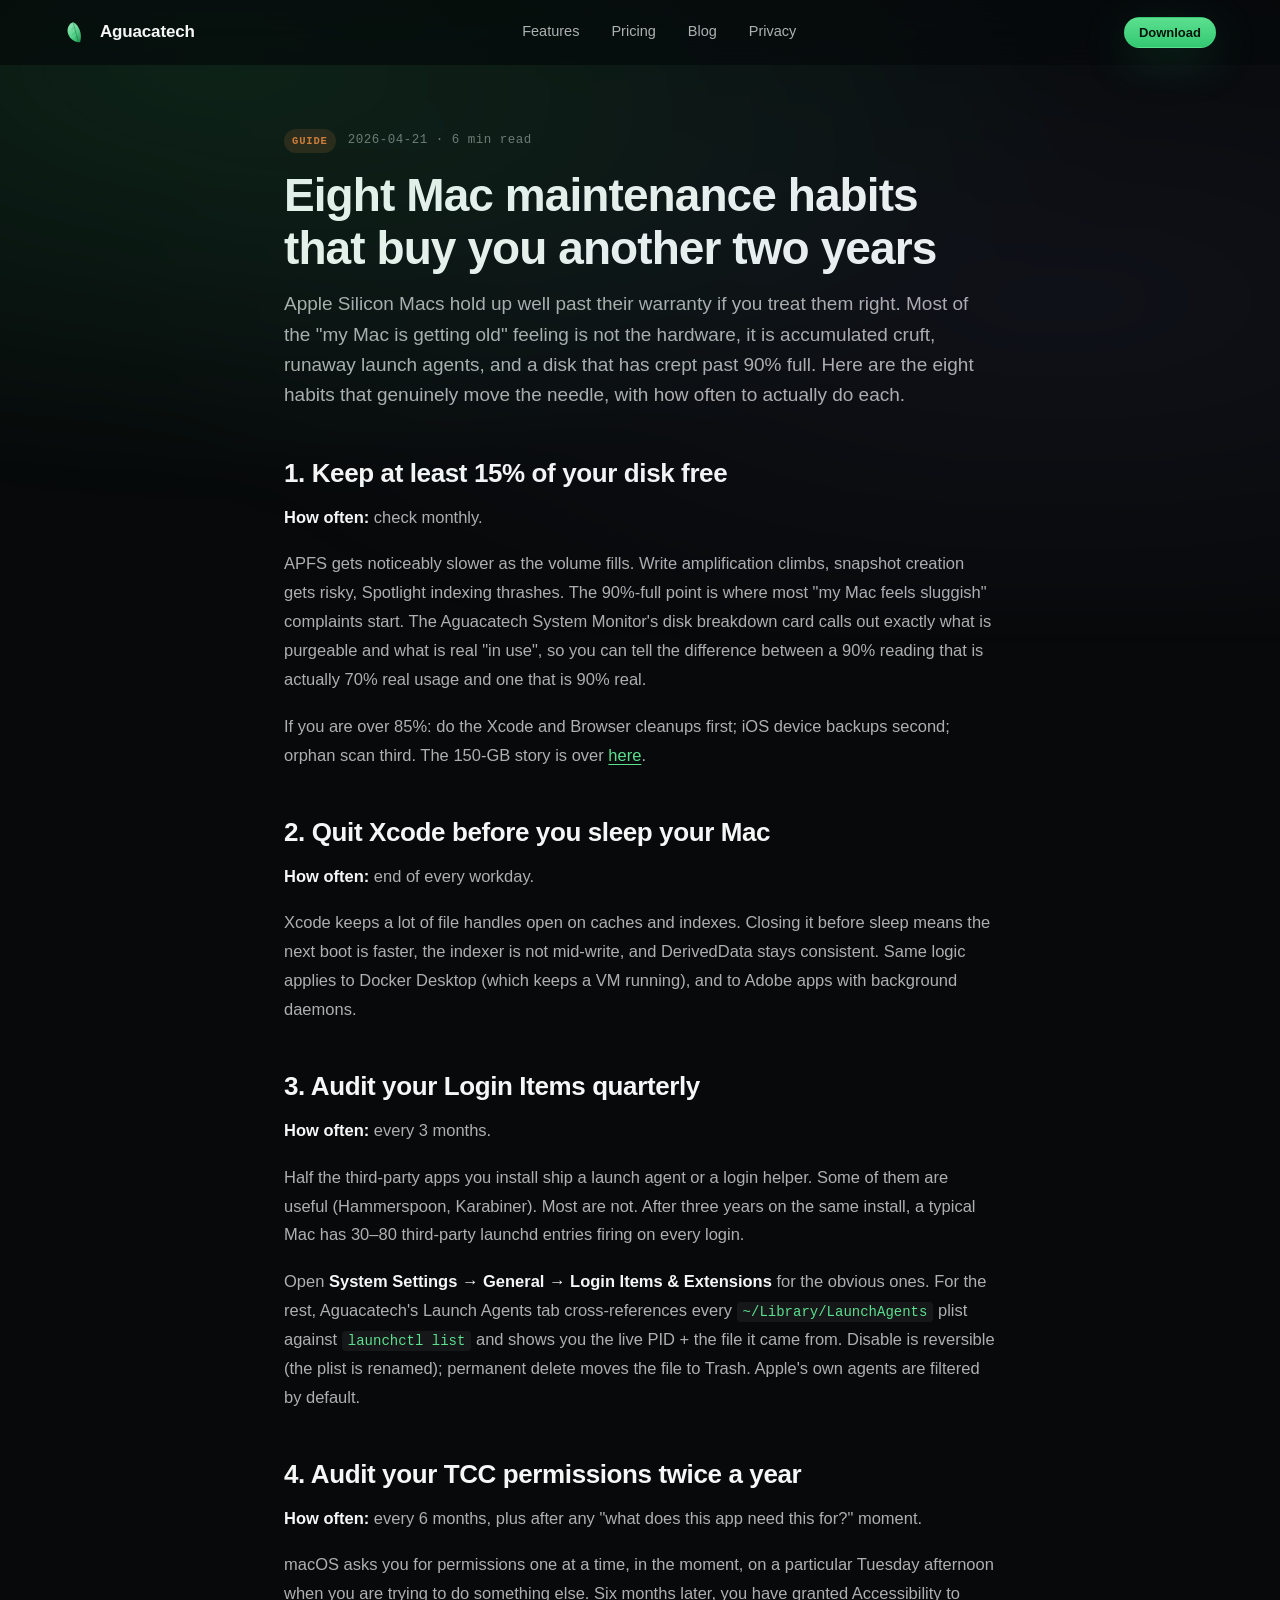
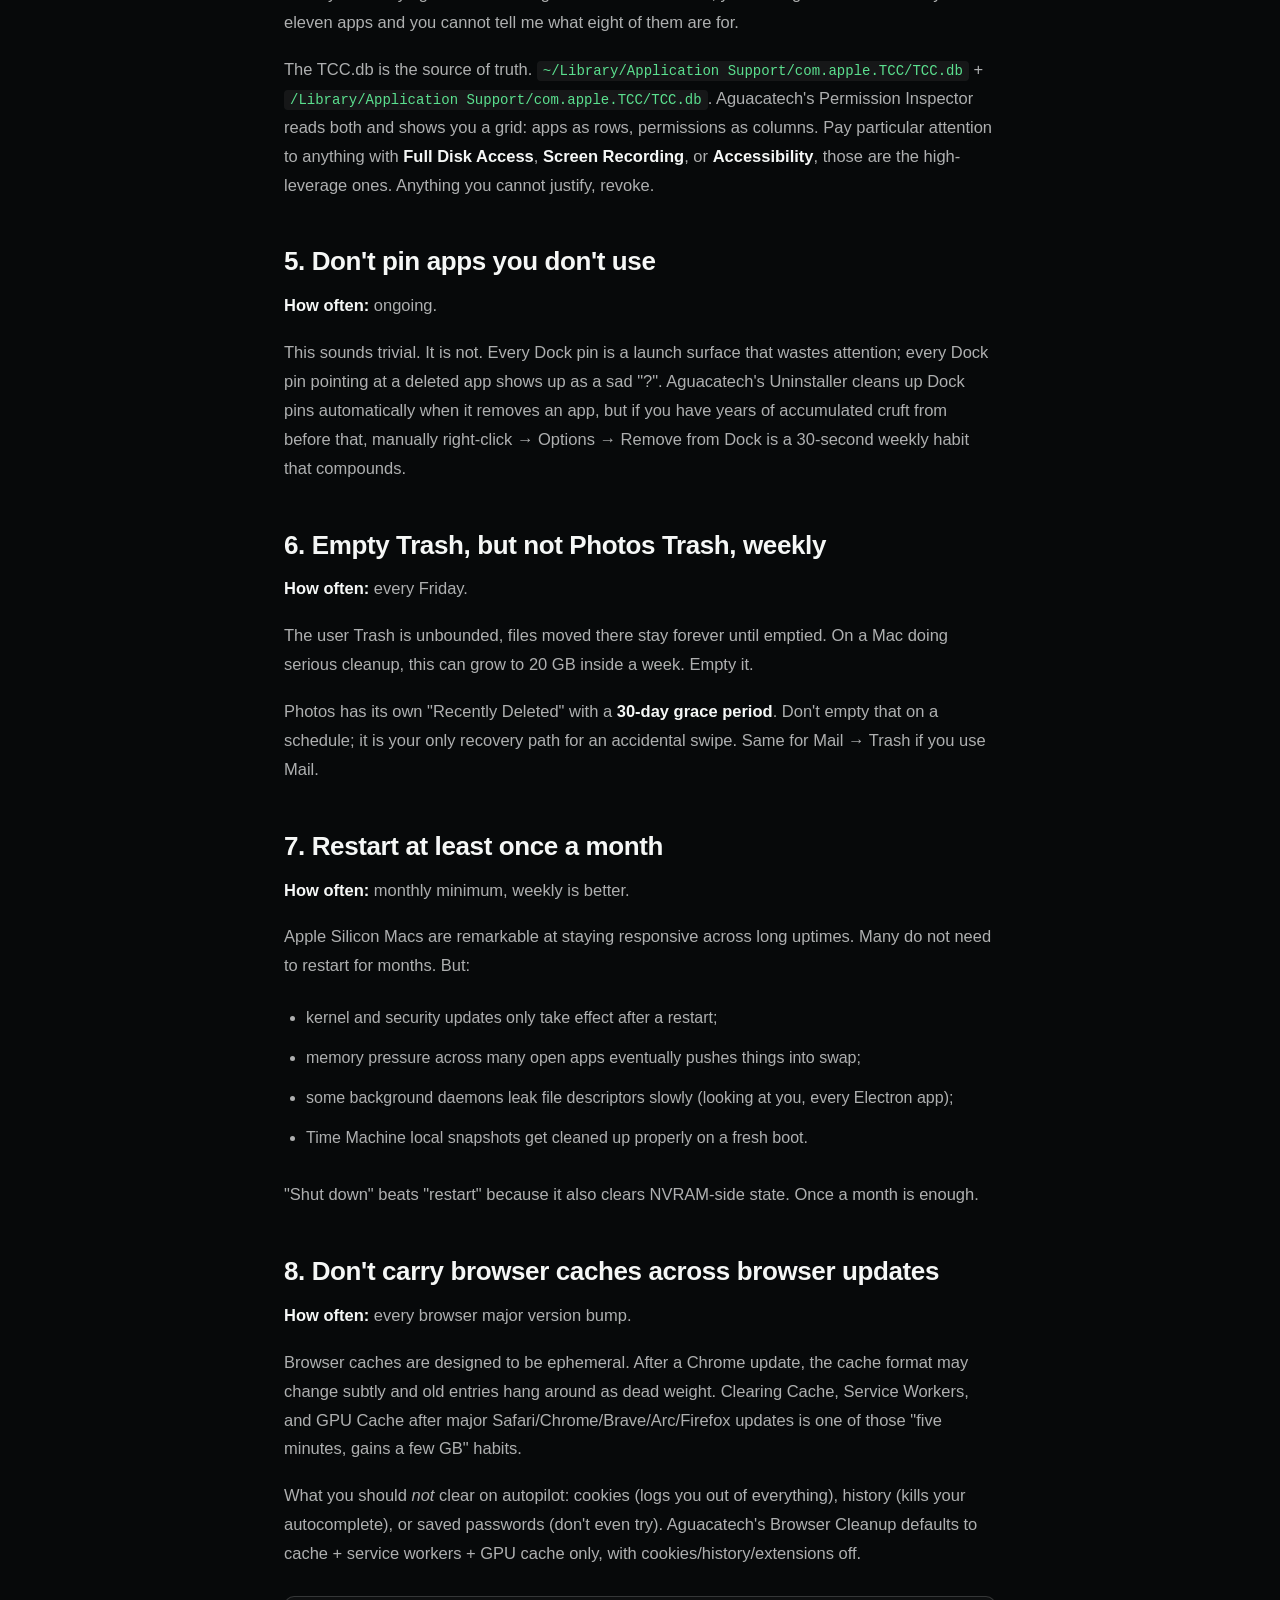
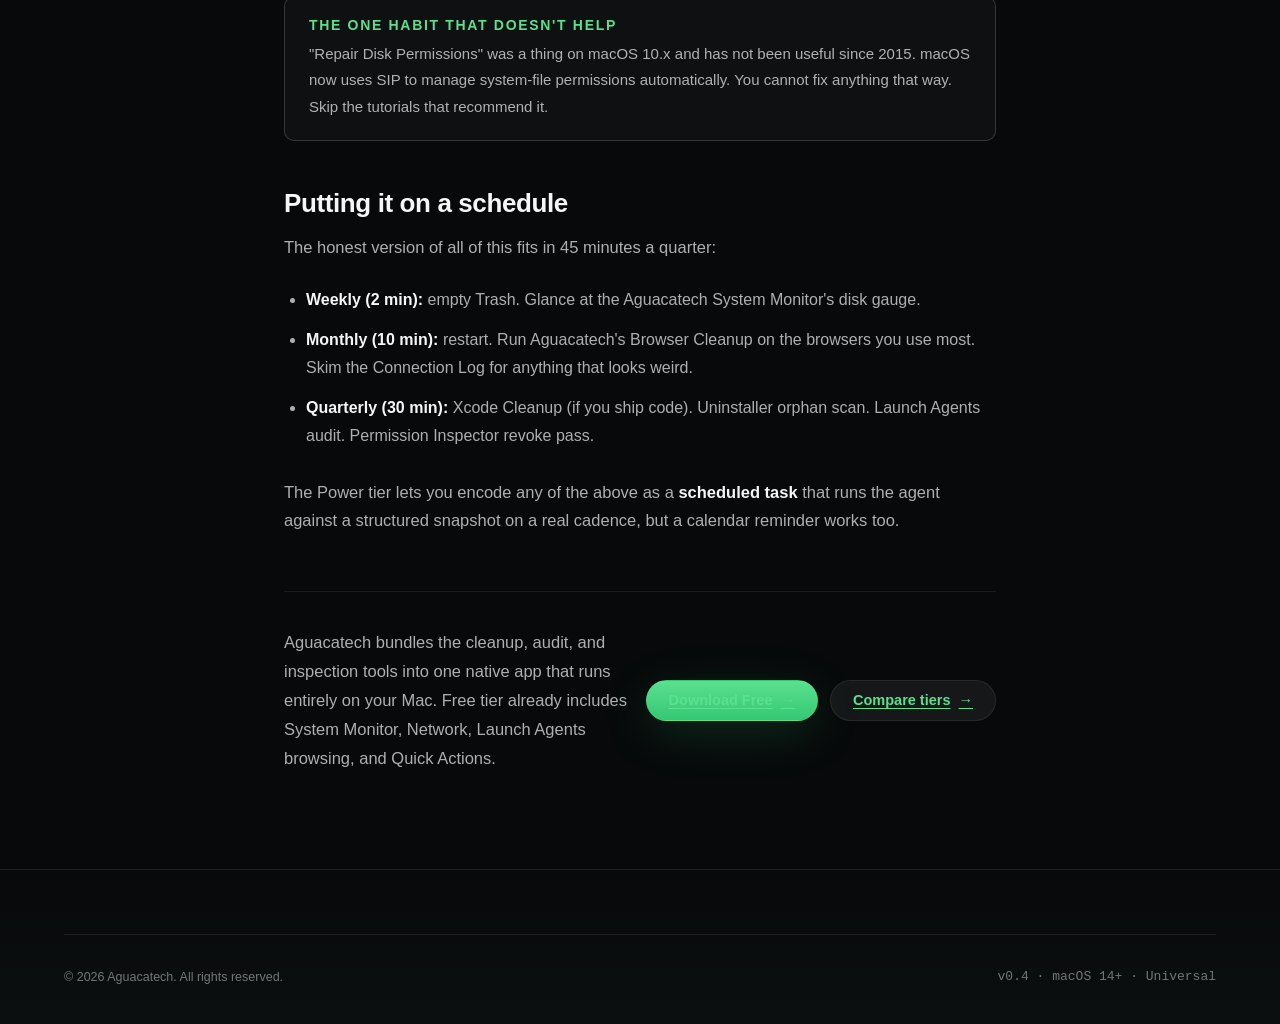
<file: blog/mac-maintenance-habits.html>
<!doctype html>
<html lang="en">
<head>
    <meta charset="utf-8">
    <meta name="viewport" content="width=device-width, initial-scale=1">
    <meta name="theme-color" content="#07090a">
    <title>Eight Mac maintenance habits that buy you another two years · Aguacatech</title>
    <meta name="description" content="The handful of small habits that make the difference between a four-year Mac and an eight-year one. Disk, launchd, login items, permissions, browser hygiene. Most take less than five minutes.">
    <link rel="canonical" href="https://aguacatech.eu/blog/mac-maintenance-habits.html">
    <meta property="og:title" content="Eight Mac maintenance habits that buy you another two years">
    <meta property="og:description" content="Keep your Mac fast, your disk honest, and your launchd quiet.">
    <meta property="og:type" content="article">
    <meta property="og:url" content="https://aguacatech.eu/blog/mac-maintenance-habits.html">
    <meta property="og:image" content="https://aguacatech.eu/assets/img/og-image.jpg">
    <meta name="twitter:card" content="summary_large_image">
    <meta name="article:published_time" content="2026-04-21">
    <meta name="keywords" content="mac maintenance, speed up mac, mac slow how to fix, extend mac life, mac housekeeping tips, Aguacatech">
    <link rel="icon" type="image/svg+xml" href="../assets/img/logo.svg">
    <link rel="preconnect" href="https://rsms.me">
    <link rel="stylesheet" href="https://rsms.me/inter/inter.css">
    <link rel="stylesheet" href="../assets/css/styles.css">
</head>
<body>
    <nav class="nav" id="nav">
        <div class="nav-inner">
            <a class="brand" href="../">
                <img src="../assets/img/logo.svg" alt="" width="26" height="26">
                Aguacatech
            </a>
            <div class="nav-links">
                <a href="../#features">Features</a>
                <a href="../#pricing">Pricing</a>
                <a href="./">Blog</a>
                <a href="../privacy.html">Privacy</a>
            </div>
            <div class="nav-cta">
                <a class="btn btn-primary btn-sm" href="../download.html">Download</a>
            </div>
        </div>
    </nav>

    <article class="post">
        <div class="post-meta">
            <span class="tag guide">Guide</span>
            <span>2026-04-21 · 6 min read</span>
        </div>
        <h1>Eight Mac maintenance habits that buy you another two years</h1>
        <p class="post-lead">Apple Silicon Macs hold up well past their warranty if you treat them right. Most of the "my Mac is getting old" feeling is not the hardware, it is accumulated cruft, runaway launch agents, and a disk that has crept past 90% full. Here are the eight habits that genuinely move the needle, with how often to actually do each.</p>

        <h2>1. Keep at least 15% of your disk free</h2>
        <p><strong>How often:</strong> check monthly.</p>
        <p>APFS gets noticeably slower as the volume fills. Write amplification climbs, snapshot creation gets risky, Spotlight indexing thrashes. The 90%-full point is where most "my Mac feels sluggish" complaints start. The Aguacatech System Monitor's disk breakdown card calls out exactly what is purgeable and what is real "in use", so you can tell the difference between a 90% reading that is actually 70% real usage and one that is 90% real.</p>
        <p>If you are over 85%: do the Xcode and Browser cleanups first; iOS device backups second; orphan scan third. The 150-GB story is over <a href="system-data-150gb.html">here</a>.</p>

        <h2>2. Quit Xcode before you sleep your Mac</h2>
        <p><strong>How often:</strong> end of every workday.</p>
        <p>Xcode keeps a lot of file handles open on caches and indexes. Closing it before sleep means the next boot is faster, the indexer is not mid-write, and DerivedData stays consistent. Same logic applies to Docker Desktop (which keeps a VM running), and to Adobe apps with background daemons.</p>

        <h2>3. Audit your Login Items quarterly</h2>
        <p><strong>How often:</strong> every 3 months.</p>
        <p>Half the third-party apps you install ship a launch agent or a login helper. Some of them are useful (Hammerspoon, Karabiner). Most are not. After three years on the same install, a typical Mac has 30–80 third-party launchd entries firing on every login.</p>
        <p>Open <strong>System Settings → General → Login Items &amp; Extensions</strong> for the obvious ones. For the rest, Aguacatech's Launch Agents tab cross-references every <code>~/Library/LaunchAgents</code> plist against <code>launchctl list</code> and shows you the live PID + the file it came from. Disable is reversible (the plist is renamed); permanent delete moves the file to Trash. Apple's own agents are filtered by default.</p>

        <h2>4. Audit your TCC permissions twice a year</h2>
        <p><strong>How often:</strong> every 6 months, plus after any "what does this app need this for?" moment.</p>
        <p>macOS asks you for permissions one at a time, in the moment, on a particular Tuesday afternoon when you are trying to do something else. Six months later, you have granted Accessibility to eleven apps and you cannot tell me what eight of them are for.</p>
        <p>The TCC.db is the source of truth. <code>~/Library/Application Support/com.apple.TCC/TCC.db</code> + <code>/Library/Application Support/com.apple.TCC/TCC.db</code>. Aguacatech's Permission Inspector reads both and shows you a grid: apps as rows, permissions as columns. Pay particular attention to anything with <strong>Full Disk Access</strong>, <strong>Screen Recording</strong>, or <strong>Accessibility</strong>, those are the high-leverage ones. Anything you cannot justify, revoke.</p>

        <h2>5. Don't pin apps you don't use</h2>
        <p><strong>How often:</strong> ongoing.</p>
        <p>This sounds trivial. It is not. Every Dock pin is a launch surface that wastes attention; every Dock pin pointing at a deleted app shows up as a sad "?". Aguacatech's Uninstaller cleans up Dock pins automatically when it removes an app, but if you have years of accumulated cruft from before that, manually right-click → Options → Remove from Dock is a 30-second weekly habit that compounds.</p>

        <h2>6. Empty Trash, but not Photos Trash, weekly</h2>
        <p><strong>How often:</strong> every Friday.</p>
        <p>The user Trash is unbounded, files moved there stay forever until emptied. On a Mac doing serious cleanup, this can grow to 20 GB inside a week. Empty it.</p>
        <p>Photos has its own "Recently Deleted" with a <strong>30-day grace period</strong>. Don't empty that on a schedule; it is your only recovery path for an accidental swipe. Same for Mail → Trash if you use Mail.</p>

        <h2>7. Restart at least once a month</h2>
        <p><strong>How often:</strong> monthly minimum, weekly is better.</p>
        <p>Apple Silicon Macs are remarkable at staying responsive across long uptimes. Many do not need to restart for months. But:</p>
        <ul>
            <li>kernel and security updates only take effect after a restart;</li>
            <li>memory pressure across many open apps eventually pushes things into swap;</li>
            <li>some background daemons leak file descriptors slowly (looking at you, every Electron app);</li>
            <li>Time Machine local snapshots get cleaned up properly on a fresh boot.</li>
        </ul>
        <p>"Shut down" beats "restart" because it also clears NVRAM-side state. Once a month is enough.</p>

        <h2>8. Don't carry browser caches across browser updates</h2>
        <p><strong>How often:</strong> every browser major version bump.</p>
        <p>Browser caches are designed to be ephemeral. After a Chrome update, the cache format may change subtly and old entries hang around as dead weight. Clearing Cache, Service Workers, and GPU Cache after major Safari/Chrome/Brave/Arc/Firefox updates is one of those "five minutes, gains a few GB" habits.</p>
        <p>What you should <em>not</em> clear on autopilot: cookies (logs you out of everything), history (kills your autocomplete), or saved passwords (don't even try). Aguacatech's Browser Cleanup defaults to cache + service workers + GPU cache only, with cookies/history/extensions off.</p>

        <div class="post-callout">
            <h4>The one habit that doesn't help</h4>
            <p>"Repair Disk Permissions" was a thing on macOS 10.x and has not been useful since 2015. macOS now uses SIP to manage system-file permissions automatically. You cannot fix anything that way. Skip the tutorials that recommend it.</p>
        </div>

        <h2>Putting it on a schedule</h2>
        <p>The honest version of all of this fits in 45 minutes a quarter:</p>
        <ul>
            <li><strong>Weekly (2 min):</strong> empty Trash. Glance at the Aguacatech System Monitor's disk gauge.</li>
            <li><strong>Monthly (10 min):</strong> restart. Run Aguacatech's Browser Cleanup on the browsers you use most. Skim the Connection Log for anything that looks weird.</li>
            <li><strong>Quarterly (30 min):</strong> Xcode Cleanup (if you ship code). Uninstaller orphan scan. Launch Agents audit. Permission Inspector revoke pass.</li>
        </ul>
        <p>The Power tier lets you encode any of the above as a <strong>scheduled task</strong> that runs the agent against a structured snapshot on a real cadence, but a calendar reminder works too.</p>

        <div class="post-end">
            <p>Aguacatech bundles the cleanup, audit, and inspection tools into one native app that runs entirely on your Mac. Free tier already includes System Monitor, Network, Launch Agents browsing, and Quick Actions.</p>
            <a class="btn btn-primary" href="../download.html">Download Free<span class="arrow">→</span></a>
            <a class="btn btn-secondary" href="../#pricing">Compare tiers<span class="arrow">→</span></a>
        </div>
    </article>

    <footer class="footer">
        <div class="container">
            <div class="footer-bottom">
                <span>© 2026 Aguacatech. All rights reserved.</span>
                <span class="mono">v0.4 · macOS 14+ · Universal</span>
            </div>
        </div>
    </footer>

    <script src="../assets/js/main.js" defer></script>
</body>
</html>
</file>
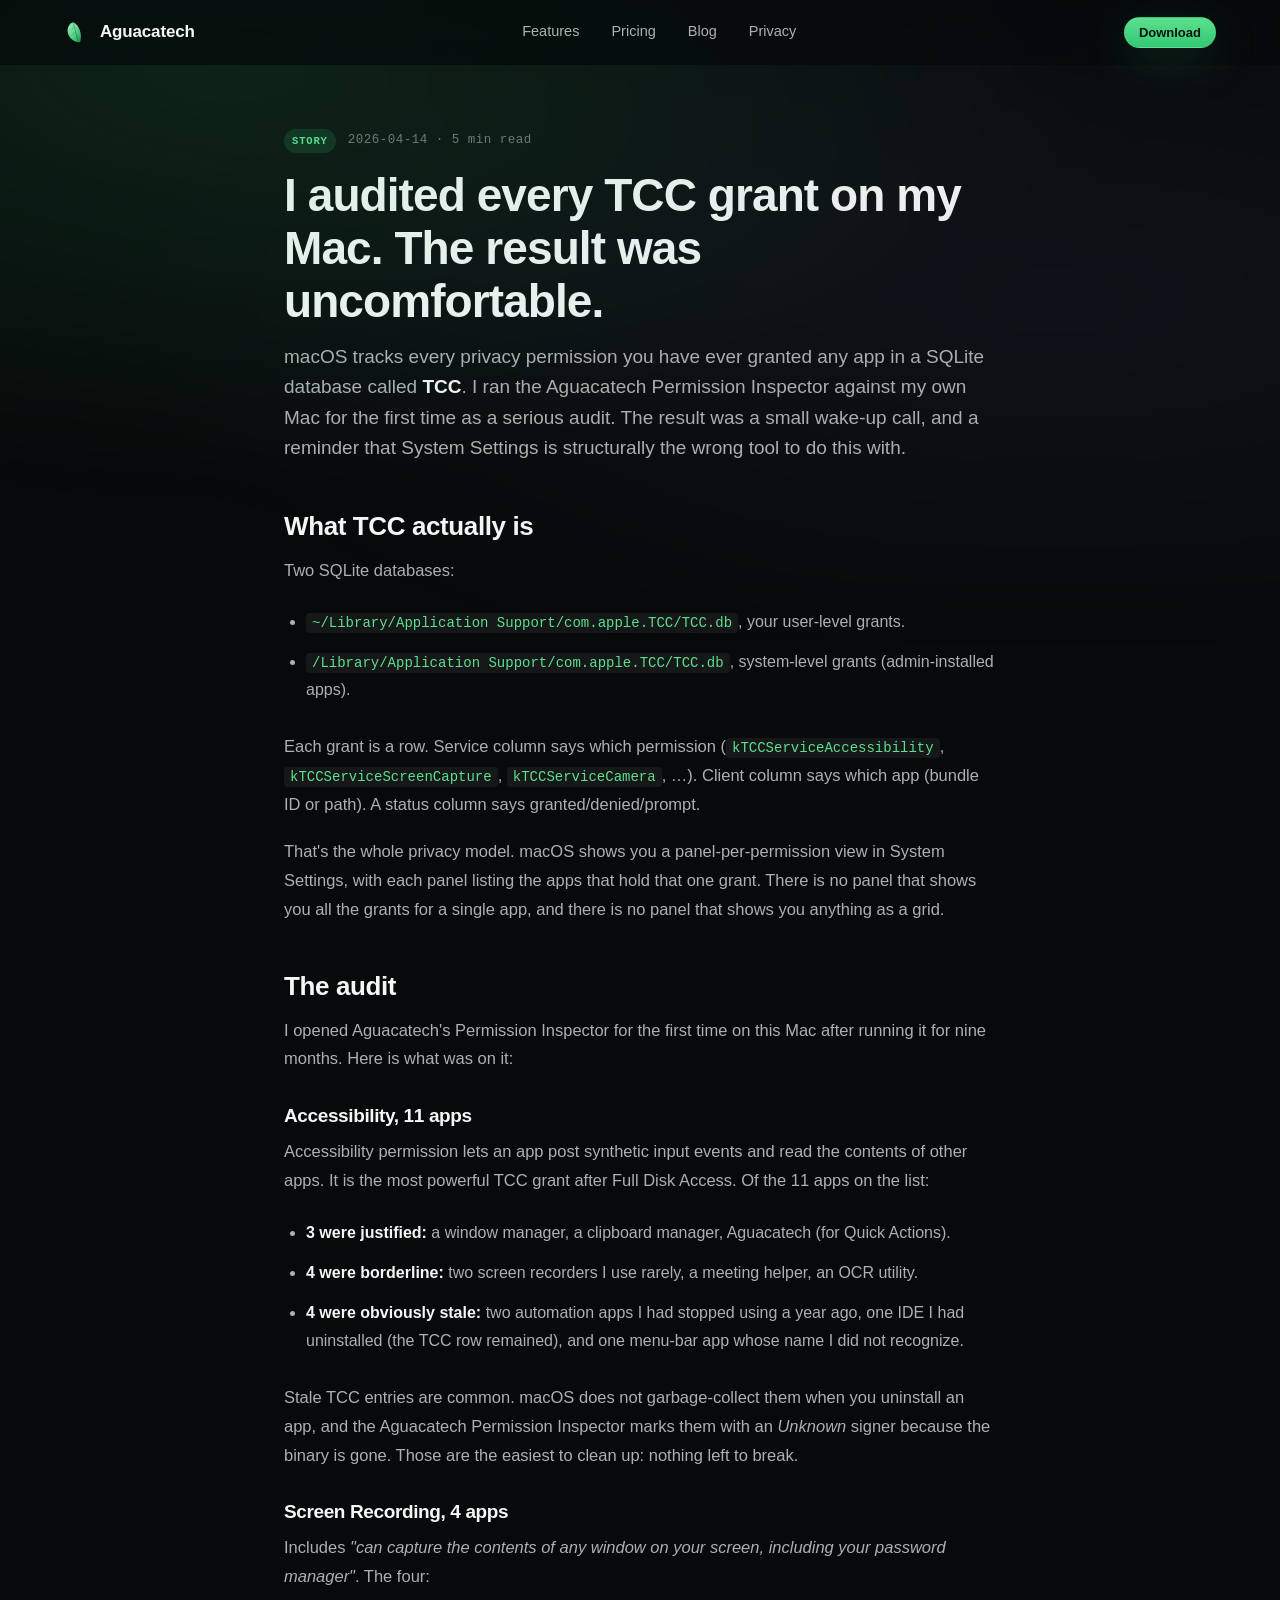
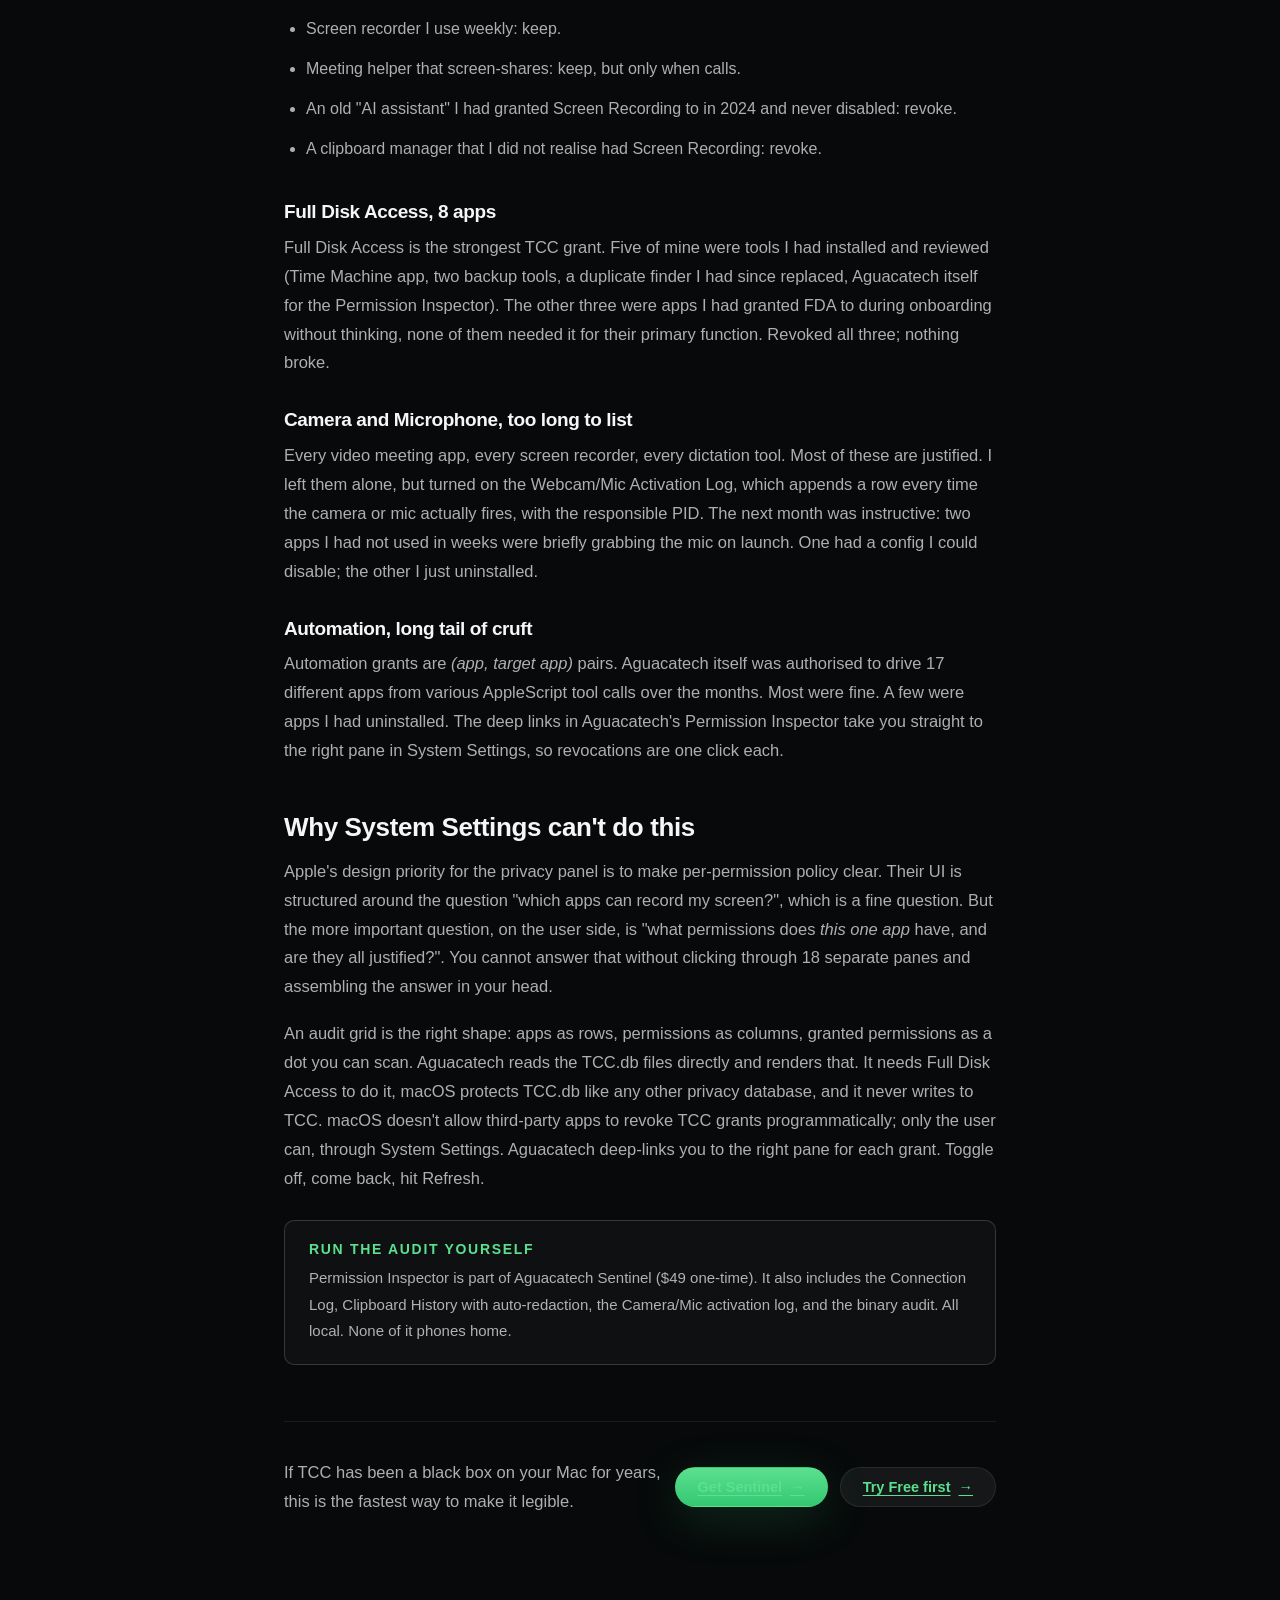
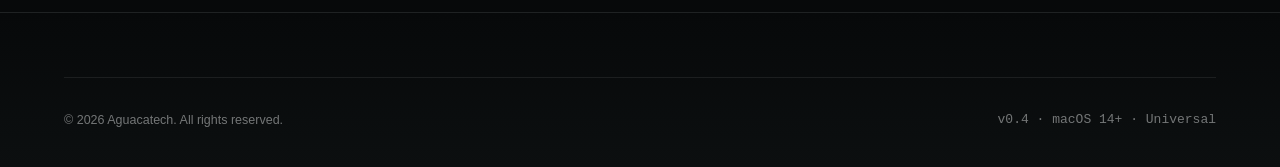
<file: blog/permission-audit-reality-check.html>
<!doctype html>
<html lang="en">
<head>
    <meta charset="utf-8">
    <meta name="viewport" content="width=device-width, initial-scale=1">
    <meta name="theme-color" content="#07090a">
    <title>I audited every TCC grant on my Mac. The result was uncomfortable. · Aguacatech</title>
    <meta name="description" content="Eleven apps with Accessibility, four with Screen Recording, three with Full Disk Access I genuinely could not justify. A walk through what's in your TCC.db right now.">
    <link rel="canonical" href="https://aguacatech.eu/blog/permission-audit-reality-check.html">
    <meta property="og:title" content="I audited every TCC grant on my Mac. The result was uncomfortable.">
    <meta property="og:description" content="What's in your TCC.db right now, and why System Settings is the wrong tool to clean it up.">
    <meta property="og:type" content="article">
    <meta property="og:url" content="https://aguacatech.eu/blog/permission-audit-reality-check.html">
    <meta property="og:image" content="https://aguacatech.eu/assets/img/og-image.jpg">
    <meta name="twitter:card" content="summary_large_image">
    <meta name="article:published_time" content="2026-04-14">
    <meta name="keywords" content="macOS TCC, mac permissions audit, mac accessibility permissions, full disk access mac, screen recording permissions mac, Aguacatech">
    <link rel="icon" type="image/svg+xml" href="../assets/img/logo.svg">
    <link rel="preconnect" href="https://rsms.me">
    <link rel="stylesheet" href="https://rsms.me/inter/inter.css">
    <link rel="stylesheet" href="../assets/css/styles.css">
</head>
<body>
    <nav class="nav" id="nav">
        <div class="nav-inner">
            <a class="brand" href="../">
                <img src="../assets/img/logo.svg" alt="" width="26" height="26">
                Aguacatech
            </a>
            <div class="nav-links">
                <a href="../#features">Features</a>
                <a href="../#pricing">Pricing</a>
                <a href="./">Blog</a>
                <a href="../privacy.html">Privacy</a>
            </div>
            <div class="nav-cta">
                <a class="btn btn-primary btn-sm" href="../download.html">Download</a>
            </div>
        </div>
    </nav>

    <article class="post">
        <div class="post-meta">
            <span class="tag story">Story</span>
            <span>2026-04-14 · 5 min read</span>
        </div>
        <h1>I audited every TCC grant on my Mac. The result was uncomfortable.</h1>
        <p class="post-lead">macOS tracks every privacy permission you have ever granted any app in a SQLite database called <strong>TCC</strong>. I ran the Aguacatech Permission Inspector against my own Mac for the first time as a serious audit. The result was a small wake-up call, and a reminder that System Settings is structurally the wrong tool to do this with.</p>

        <h2>What TCC actually is</h2>
        <p>Two SQLite databases:</p>
        <ul>
            <li><code>~/Library/Application Support/com.apple.TCC/TCC.db</code>, your user-level grants.</li>
            <li><code>/Library/Application Support/com.apple.TCC/TCC.db</code>, system-level grants (admin-installed apps).</li>
        </ul>
        <p>Each grant is a row. Service column says which permission (<code>kTCCServiceAccessibility</code>, <code>kTCCServiceScreenCapture</code>, <code>kTCCServiceCamera</code>, …). Client column says which app (bundle ID or path). A status column says granted/denied/prompt.</p>
        <p>That's the whole privacy model. macOS shows you a panel-per-permission view in System Settings, with each panel listing the apps that hold that one grant. There is no panel that shows you all the grants for a single app, and there is no panel that shows you anything as a grid.</p>

        <h2>The audit</h2>
        <p>I opened Aguacatech's Permission Inspector for the first time on this Mac after running it for nine months. Here is what was on it:</p>

        <h3>Accessibility, 11 apps</h3>
        <p>Accessibility permission lets an app post synthetic input events and read the contents of other apps. It is the most powerful TCC grant after Full Disk Access. Of the 11 apps on the list:</p>
        <ul>
            <li><strong>3 were justified:</strong> a window manager, a clipboard manager, Aguacatech (for Quick Actions).</li>
            <li><strong>4 were borderline:</strong> two screen recorders I use rarely, a meeting helper, an OCR utility.</li>
            <li><strong>4 were obviously stale:</strong> two automation apps I had stopped using a year ago, one IDE I had uninstalled (the TCC row remained), and one menu-bar app whose name I did not recognize.</li>
        </ul>
        <p>Stale TCC entries are common. macOS does not garbage-collect them when you uninstall an app, and the Aguacatech Permission Inspector marks them with an <em>Unknown</em> signer because the binary is gone. Those are the easiest to clean up: nothing left to break.</p>

        <h3>Screen Recording, 4 apps</h3>
        <p>Includes <em>"can capture the contents of any window on your screen, including your password manager"</em>. The four:</p>
        <ul>
            <li>Screen recorder I use weekly: keep.</li>
            <li>Meeting helper that screen-shares: keep, but only when calls.</li>
            <li>An old "AI assistant" I had granted Screen Recording to in 2024 and never disabled: revoke.</li>
            <li>A clipboard manager that I did not realise had Screen Recording: revoke.</li>
        </ul>

        <h3>Full Disk Access, 8 apps</h3>
        <p>Full Disk Access is the strongest TCC grant. Five of mine were tools I had installed and reviewed (Time Machine app, two backup tools, a duplicate finder I had since replaced, Aguacatech itself for the Permission Inspector). The other three were apps I had granted FDA to during onboarding without thinking, none of them needed it for their primary function. Revoked all three; nothing broke.</p>

        <h3>Camera and Microphone, too long to list</h3>
        <p>Every video meeting app, every screen recorder, every dictation tool. Most of these are justified. I left them alone, but turned on the Webcam/Mic Activation Log, which appends a row every time the camera or mic actually fires, with the responsible PID. The next month was instructive: two apps I had not used in weeks were briefly grabbing the mic on launch. One had a config I could disable; the other I just uninstalled.</p>

        <h3>Automation, long tail of cruft</h3>
        <p>Automation grants are <em>(app, target app)</em> pairs. Aguacatech itself was authorised to drive 17 different apps from various AppleScript tool calls over the months. Most were fine. A few were apps I had uninstalled. The deep links in Aguacatech's Permission Inspector take you straight to the right pane in System Settings, so revocations are one click each.</p>

        <h2>Why System Settings can't do this</h2>
        <p>Apple's design priority for the privacy panel is to make per-permission policy clear. Their UI is structured around the question "which apps can record my screen?", which is a fine question. But the more important question, on the user side, is "what permissions does <em>this one app</em> have, and are they all justified?". You cannot answer that without clicking through 18 separate panes and assembling the answer in your head.</p>
        <p>An audit grid is the right shape: apps as rows, permissions as columns, granted permissions as a dot you can scan. Aguacatech reads the TCC.db files directly and renders that. It needs Full Disk Access to do it, macOS protects TCC.db like any other privacy database, and it never writes to TCC. macOS doesn't allow third-party apps to revoke TCC grants programmatically; only the user can, through System Settings. Aguacatech deep-links you to the right pane for each grant. Toggle off, come back, hit Refresh.</p>

        <div class="post-callout">
            <h4>Run the audit yourself</h4>
            <p>Permission Inspector is part of Aguacatech Sentinel ($49 one-time). It also includes the Connection Log, Clipboard History with auto-redaction, the Camera/Mic activation log, and the binary audit. All local. None of it phones home.</p>
        </div>

        <div class="post-end">
            <p>If TCC has been a black box on your Mac for years, this is the fastest way to make it legible.</p>
            <a class="btn btn-primary" href="../buy.html#sentinel">Get Sentinel<span class="arrow">→</span></a>
            <a class="btn btn-secondary" href="../download.html">Try Free first<span class="arrow">→</span></a>
        </div>
    </article>

    <footer class="footer">
        <div class="container">
            <div class="footer-bottom">
                <span>© 2026 Aguacatech. All rights reserved.</span>
                <span class="mono">v0.4 · macOS 14+ · Universal</span>
            </div>
        </div>
    </footer>

    <script src="../assets/js/main.js" defer></script>
</body>
</html>
</file>
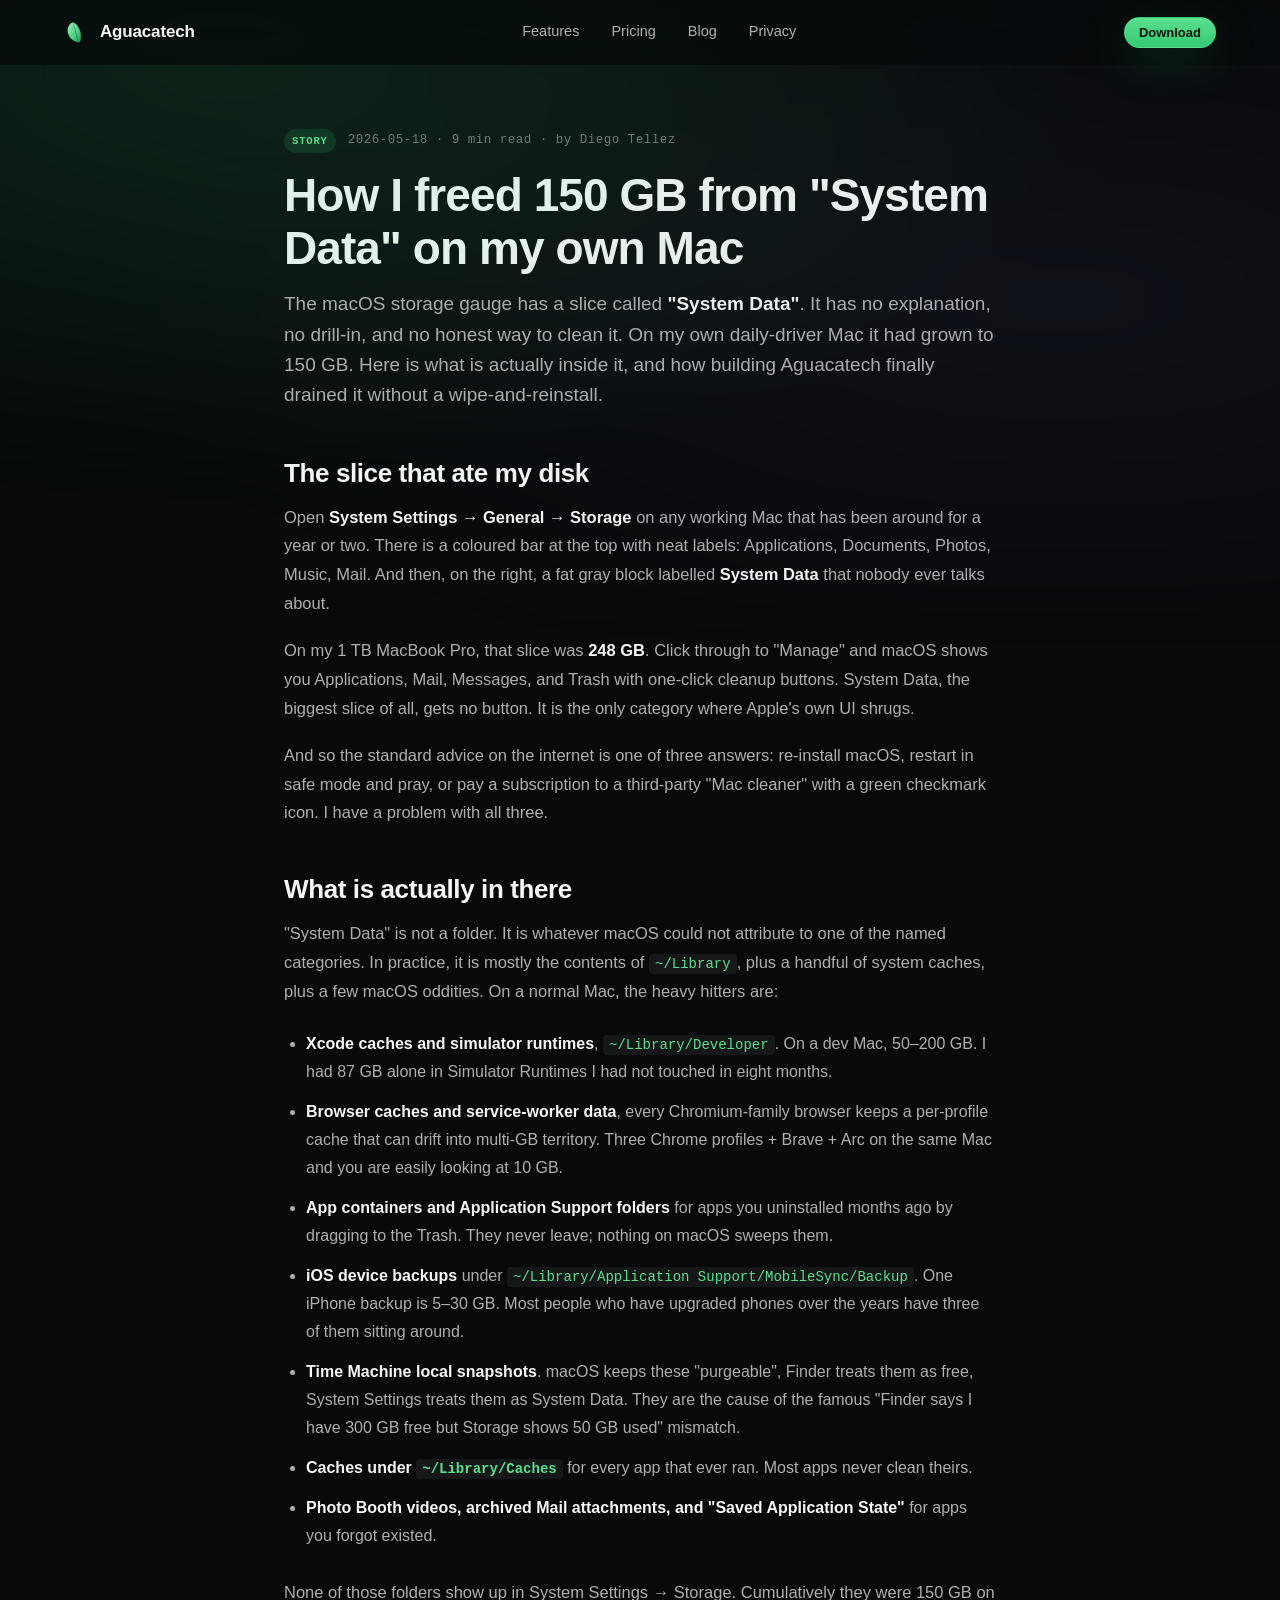
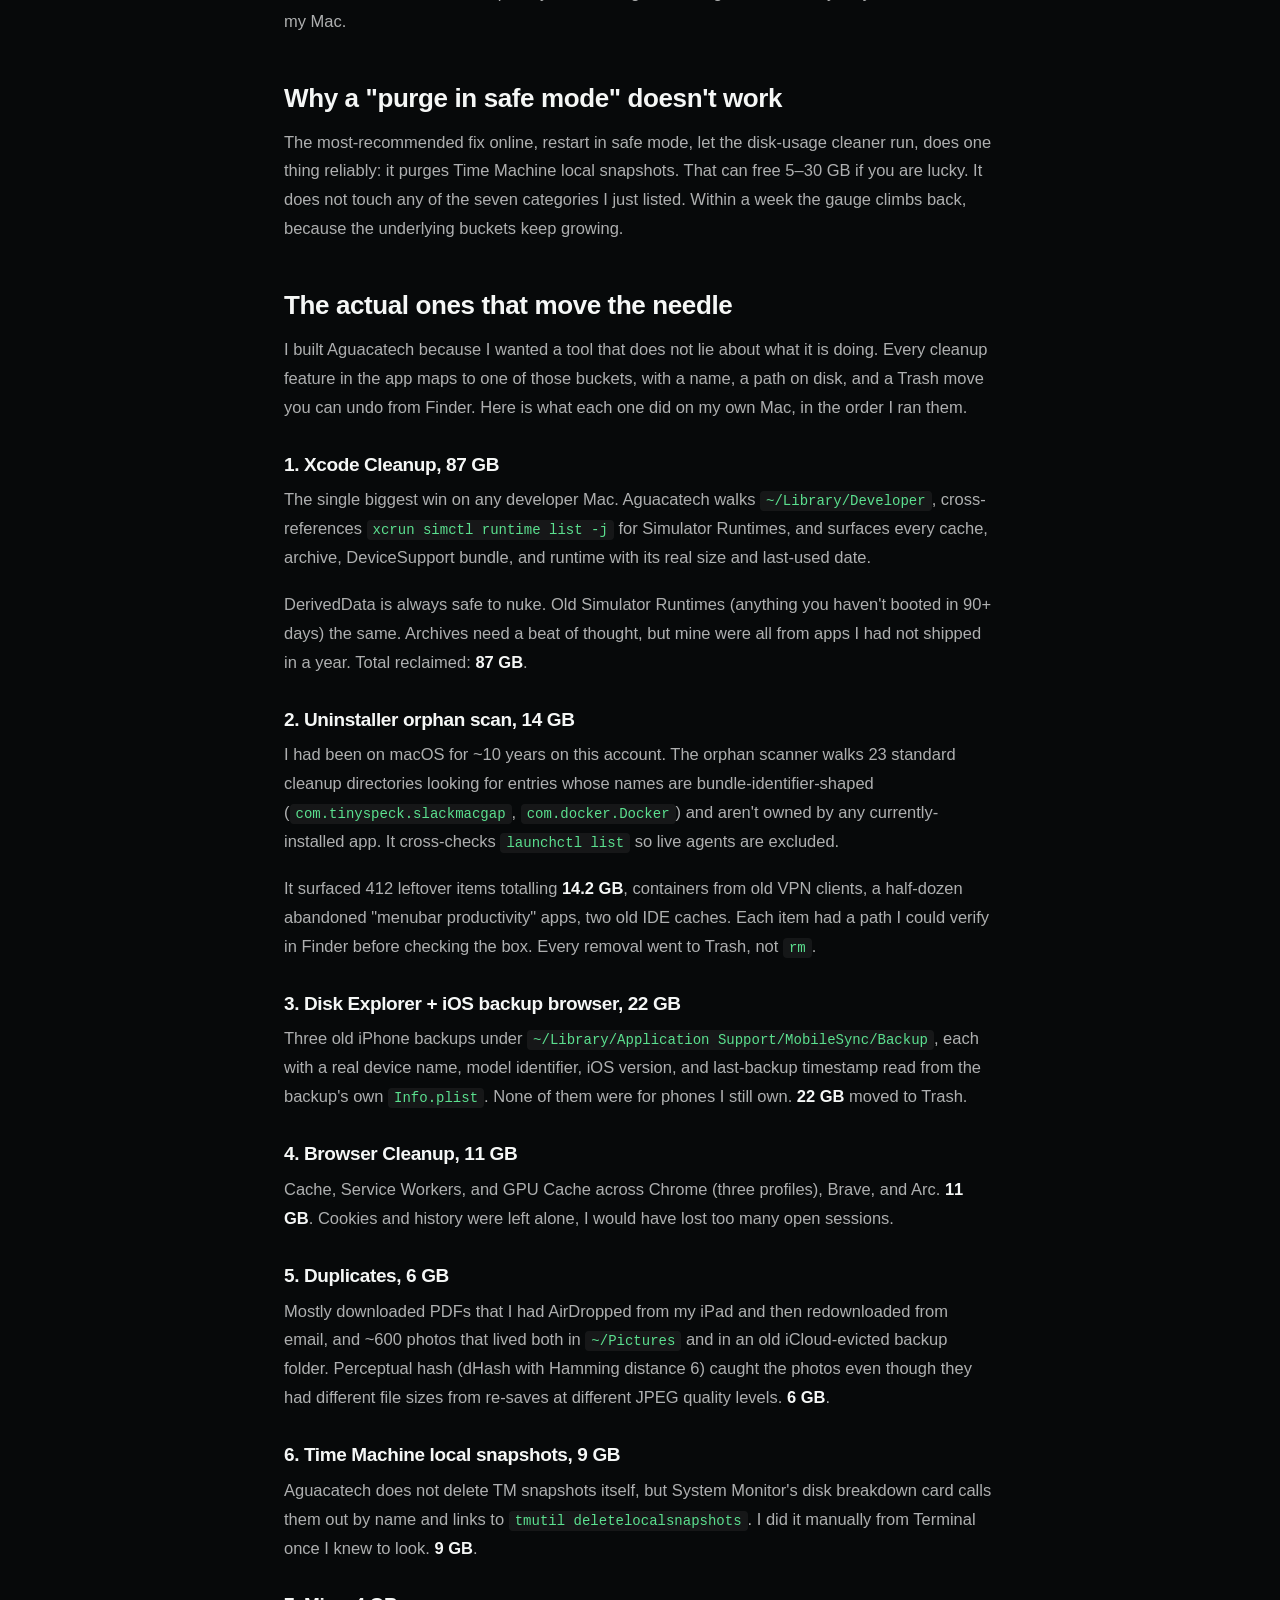
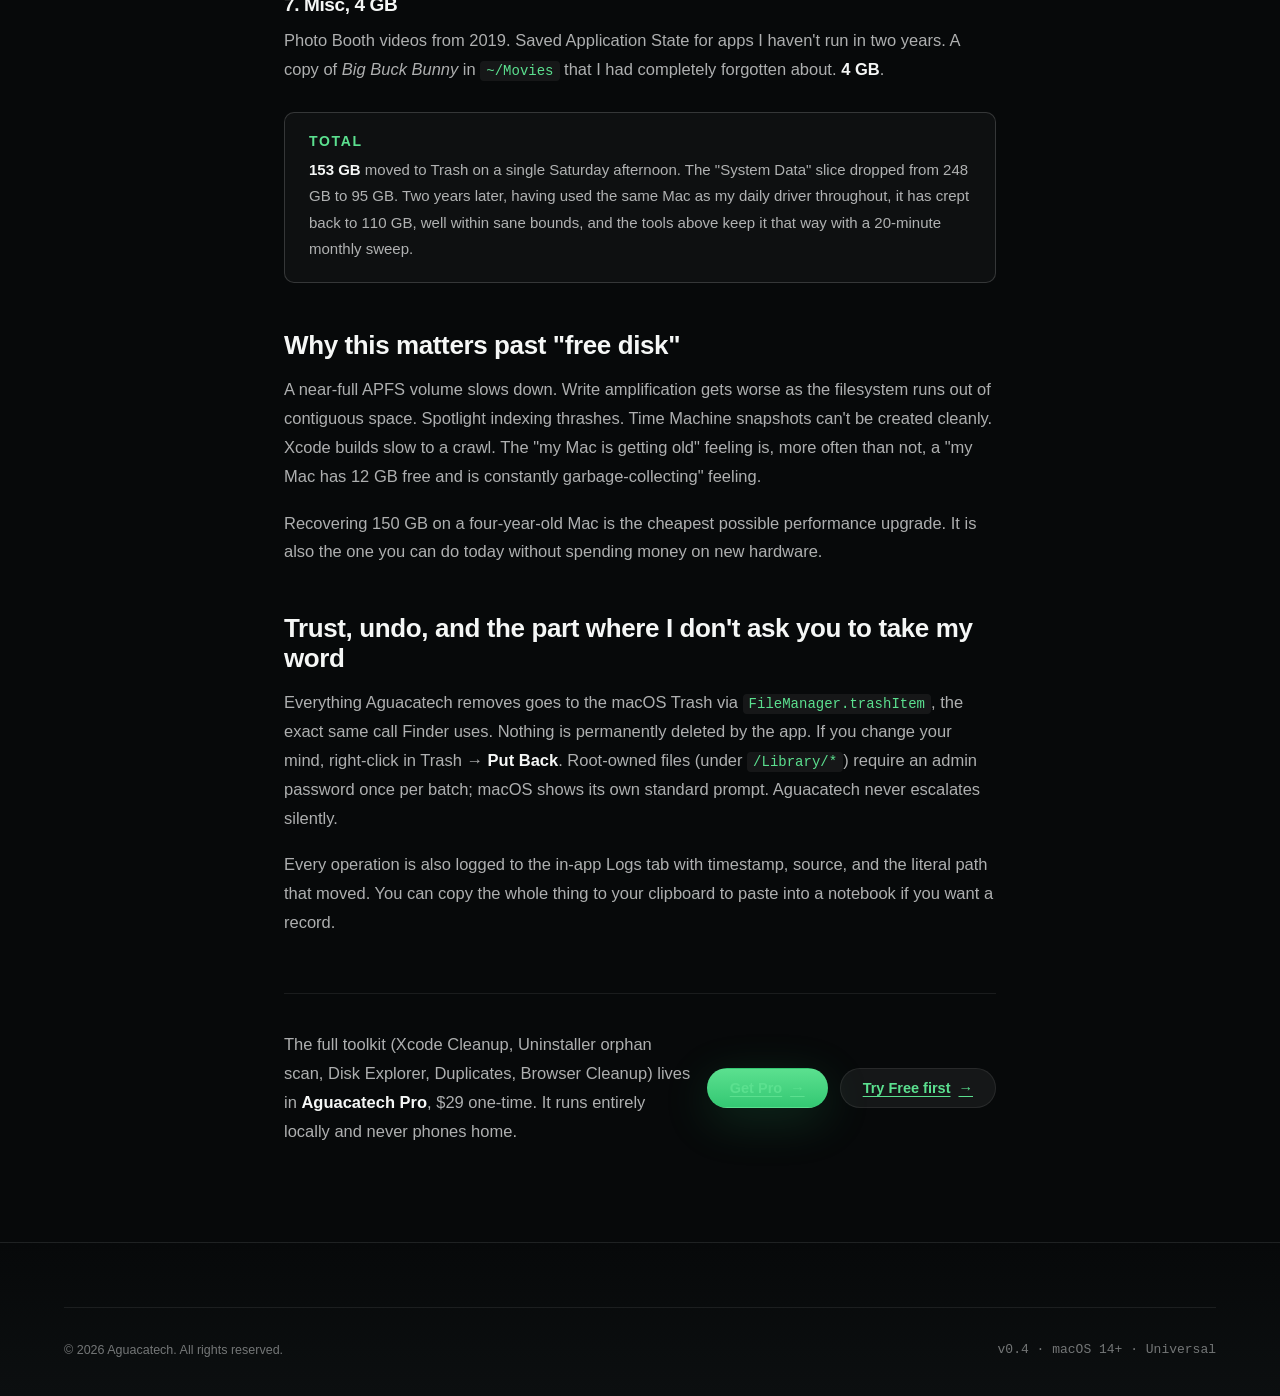
<file: blog/system-data-150gb.html>
<!doctype html>
<html lang="en">
<head>
    <meta charset="utf-8">
    <meta name="viewport" content="width=device-width, initial-scale=1">
    <meta name="theme-color" content="#07090a">
    <title>How I freed 150 GB from "System Data" on my Mac · Aguacatech</title>
    <meta name="description" content="The macOS &quot;System Data&quot; storage slice has no explanation, no UI, and no honest way to clean. Here is what is actually inside it and how to drain it without wiping your Mac.">
    <link rel="canonical" href="https://aguacatech.eu/blog/system-data-150gb.html">
    <meta property="og:title" content="How I freed 150 GB from &quot;System Data&quot; on my Mac">
    <meta property="og:description" content="What macOS hides inside &quot;System Data&quot; and how to clean it without a wipe-and-reinstall.">
    <meta property="og:type" content="article">
    <meta property="og:url" content="https://aguacatech.eu/blog/system-data-150gb.html">
    <meta property="og:image" content="https://aguacatech.eu/assets/img/og-image.jpg">
    <meta name="twitter:card" content="summary_large_image">
    <meta name="article:published_time" content="2026-05-18">
    <meta name="keywords" content="system data macOS, clean system data Mac, macOS storage system data large, free up Mac disk space, what is system data macOS, Aguacatech">
    <link rel="icon" type="image/svg+xml" href="../assets/img/logo.svg">
    <link rel="preconnect" href="https://rsms.me">
    <link rel="stylesheet" href="https://rsms.me/inter/inter.css">
    <link rel="stylesheet" href="../assets/css/styles.css">
</head>
<body>
    <nav class="nav" id="nav">
        <div class="nav-inner">
            <a class="brand" href="../">
                <img src="../assets/img/logo.svg" alt="" width="26" height="26">
                Aguacatech
            </a>
            <div class="nav-links">
                <a href="../#features">Features</a>
                <a href="../#pricing">Pricing</a>
                <a href="./">Blog</a>
                <a href="../privacy.html">Privacy</a>
            </div>
            <div class="nav-cta">
                <a class="btn btn-primary btn-sm" href="../download.html">Download</a>
            </div>
        </div>
    </nav>

    <article class="post">
        <div class="post-meta">
            <span class="tag story">Story</span>
            <span>2026-05-18 · 9 min read · by Diego Tellez</span>
        </div>
        <h1>How I freed 150 GB from "System Data" on my own Mac</h1>
        <p class="post-lead">The macOS storage gauge has a slice called <strong>"System Data"</strong>. It has no explanation, no drill-in, and no honest way to clean it. On my own daily-driver Mac it had grown to 150 GB. Here is what is actually inside it, and how building Aguacatech finally drained it without a wipe-and-reinstall.</p>

        <h2>The slice that ate my disk</h2>
        <p>Open <strong>System Settings → General → Storage</strong> on any working Mac that has been around for a year or two. There is a coloured bar at the top with neat labels: Applications, Documents, Photos, Music, Mail. And then, on the right, a fat gray block labelled <strong>System Data</strong> that nobody ever talks about.</p>
        <p>On my 1 TB MacBook Pro, that slice was <strong>248 GB</strong>. Click through to "Manage" and macOS shows you Applications, Mail, Messages, and Trash with one-click cleanup buttons. System Data, the biggest slice of all, gets no button. It is the only category where Apple's own UI shrugs.</p>
        <p>And so the standard advice on the internet is one of three answers: re-install macOS, restart in safe mode and pray, or pay a subscription to a third-party "Mac cleaner" with a green checkmark icon. I have a problem with all three.</p>

        <h2>What is actually in there</h2>
        <p>"System Data" is not a folder. It is whatever macOS could not attribute to one of the named categories. In practice, it is mostly the contents of <code>~/Library</code>, plus a handful of system caches, plus a few macOS oddities. On a normal Mac, the heavy hitters are:</p>
        <ul>
            <li><strong>Xcode caches and simulator runtimes</strong>, <code>~/Library/Developer</code>. On a dev Mac, 50–200 GB. I had 87 GB alone in Simulator Runtimes I had not touched in eight months.</li>
            <li><strong>Browser caches and service-worker data</strong>, every Chromium-family browser keeps a per-profile cache that can drift into multi-GB territory. Three Chrome profiles + Brave + Arc on the same Mac and you are easily looking at 10 GB.</li>
            <li><strong>App containers and Application Support folders</strong> for apps you uninstalled months ago by dragging to the Trash. They never leave; nothing on macOS sweeps them.</li>
            <li><strong>iOS device backups</strong> under <code>~/Library/Application Support/MobileSync/Backup</code>. One iPhone backup is 5–30 GB. Most people who have upgraded phones over the years have three of them sitting around.</li>
            <li><strong>Time Machine local snapshots</strong>. macOS keeps these "purgeable", Finder treats them as free, System Settings treats them as System Data. They are the cause of the famous "Finder says I have 300 GB free but Storage shows 50 GB used" mismatch.</li>
            <li><strong>Caches under <code>~/Library/Caches</code></strong> for every app that ever ran. Most apps never clean theirs.</li>
            <li><strong>Photo Booth videos, archived Mail attachments, and "Saved Application State"</strong> for apps you forgot existed.</li>
        </ul>
        <p>None of those folders show up in System Settings → Storage. Cumulatively they were 150 GB on my Mac.</p>

        <h2>Why a "purge in safe mode" doesn't work</h2>
        <p>The most-recommended fix online, restart in safe mode, let the disk-usage cleaner run, does one thing reliably: it purges Time Machine local snapshots. That can free 5–30 GB if you are lucky. It does not touch any of the seven categories I just listed. Within a week the gauge climbs back, because the underlying buckets keep growing.</p>

        <h2>The actual ones that move the needle</h2>
        <p>I built Aguacatech because I wanted a tool that does not lie about what it is doing. Every cleanup feature in the app maps to one of those buckets, with a name, a path on disk, and a Trash move you can undo from Finder. Here is what each one did on my own Mac, in the order I ran them.</p>

        <h3>1. Xcode Cleanup, 87 GB</h3>
        <p>The single biggest win on any developer Mac. Aguacatech walks <code>~/Library/Developer</code>, cross-references <code>xcrun simctl runtime list -j</code> for Simulator Runtimes, and surfaces every cache, archive, DeviceSupport bundle, and runtime with its real size and last-used date.</p>
        <p>DerivedData is always safe to nuke. Old Simulator Runtimes (anything you haven't booted in 90+ days) the same. Archives need a beat of thought, but mine were all from apps I had not shipped in a year. Total reclaimed: <strong>87 GB</strong>.</p>

        <h3>2. Uninstaller orphan scan, 14 GB</h3>
        <p>I had been on macOS for ~10 years on this account. The orphan scanner walks 23 standard cleanup directories looking for entries whose names are bundle-identifier-shaped (<code>com.tinyspeck.slackmacgap</code>, <code>com.docker.Docker</code>) and aren't owned by any currently-installed app. It cross-checks <code>launchctl list</code> so live agents are excluded.</p>
        <p>It surfaced 412 leftover items totalling <strong>14.2 GB</strong>, containers from old VPN clients, a half-dozen abandoned "menubar productivity" apps, two old IDE caches. Each item had a path I could verify in Finder before checking the box. Every removal went to Trash, not <code>rm</code>.</p>

        <h3>3. Disk Explorer + iOS backup browser, 22 GB</h3>
        <p>Three old iPhone backups under <code>~/Library/Application Support/MobileSync/Backup</code>, each with a real device name, model identifier, iOS version, and last-backup timestamp read from the backup's own <code>Info.plist</code>. None of them were for phones I still own. <strong>22 GB</strong> moved to Trash.</p>

        <h3>4. Browser Cleanup, 11 GB</h3>
        <p>Cache, Service Workers, and GPU Cache across Chrome (three profiles), Brave, and Arc. <strong>11 GB</strong>. Cookies and history were left alone, I would have lost too many open sessions.</p>

        <h3>5. Duplicates, 6 GB</h3>
        <p>Mostly downloaded PDFs that I had AirDropped from my iPad and then redownloaded from email, and ~600 photos that lived both in <code>~/Pictures</code> and in an old iCloud-evicted backup folder. Perceptual hash (dHash with Hamming distance 6) caught the photos even though they had different file sizes from re-saves at different JPEG quality levels. <strong>6 GB</strong>.</p>

        <h3>6. Time Machine local snapshots, 9 GB</h3>
        <p>Aguacatech does not delete TM snapshots itself, but System Monitor's disk breakdown card calls them out by name and links to <code>tmutil deletelocalsnapshots</code>. I did it manually from Terminal once I knew to look. <strong>9 GB</strong>.</p>

        <h3>7. Misc, 4 GB</h3>
        <p>Photo Booth videos from 2019. Saved Application State for apps I haven't run in two years. A copy of <em>Big Buck Bunny</em> in <code>~/Movies</code> that I had completely forgotten about. <strong>4 GB</strong>.</p>

        <div class="post-callout">
            <h4>Total</h4>
            <p><strong>153 GB</strong> moved to Trash on a single Saturday afternoon. The "System Data" slice dropped from 248 GB to 95 GB. Two years later, having used the same Mac as my daily driver throughout, it has crept back to 110 GB, well within sane bounds, and the tools above keep it that way with a 20-minute monthly sweep.</p>
        </div>

        <h2>Why this matters past "free disk"</h2>
        <p>A near-full APFS volume slows down. Write amplification gets worse as the filesystem runs out of contiguous space. Spotlight indexing thrashes. Time Machine snapshots can't be created cleanly. Xcode builds slow to a crawl. The "my Mac is getting old" feeling is, more often than not, a "my Mac has 12 GB free and is constantly garbage-collecting" feeling.</p>
        <p>Recovering 150 GB on a four-year-old Mac is the cheapest possible performance upgrade. It is also the one you can do today without spending money on new hardware.</p>

        <h2>Trust, undo, and the part where I don't ask you to take my word</h2>
        <p>Everything Aguacatech removes goes to the macOS Trash via <code>FileManager.trashItem</code>, the exact same call Finder uses. Nothing is permanently deleted by the app. If you change your mind, right-click in Trash → <strong>Put Back</strong>. Root-owned files (under <code>/Library/*</code>) require an admin password once per batch; macOS shows its own standard prompt. Aguacatech never escalates silently.</p>
        <p>Every operation is also logged to the in-app Logs tab with timestamp, source, and the literal path that moved. You can copy the whole thing to your clipboard to paste into a notebook if you want a record.</p>

        <div class="post-end">
            <p>The full toolkit (Xcode Cleanup, Uninstaller orphan scan, Disk Explorer, Duplicates, Browser Cleanup) lives in <strong>Aguacatech Pro</strong>, $29 one-time. It runs entirely locally and never phones home.</p>
            <a class="btn btn-primary" href="../buy.html#pro">Get Pro<span class="arrow">→</span></a>
            <a class="btn btn-secondary" href="../download.html">Try Free first<span class="arrow">→</span></a>
        </div>
    </article>

    <footer class="footer">
        <div class="container">
            <div class="footer-bottom">
                <span>© 2026 Aguacatech. All rights reserved.</span>
                <span class="mono">v0.4 · macOS 14+ · Universal</span>
            </div>
        </div>
    </footer>

    <script src="../assets/js/main.js" defer></script>
</body>
</html>
</file>
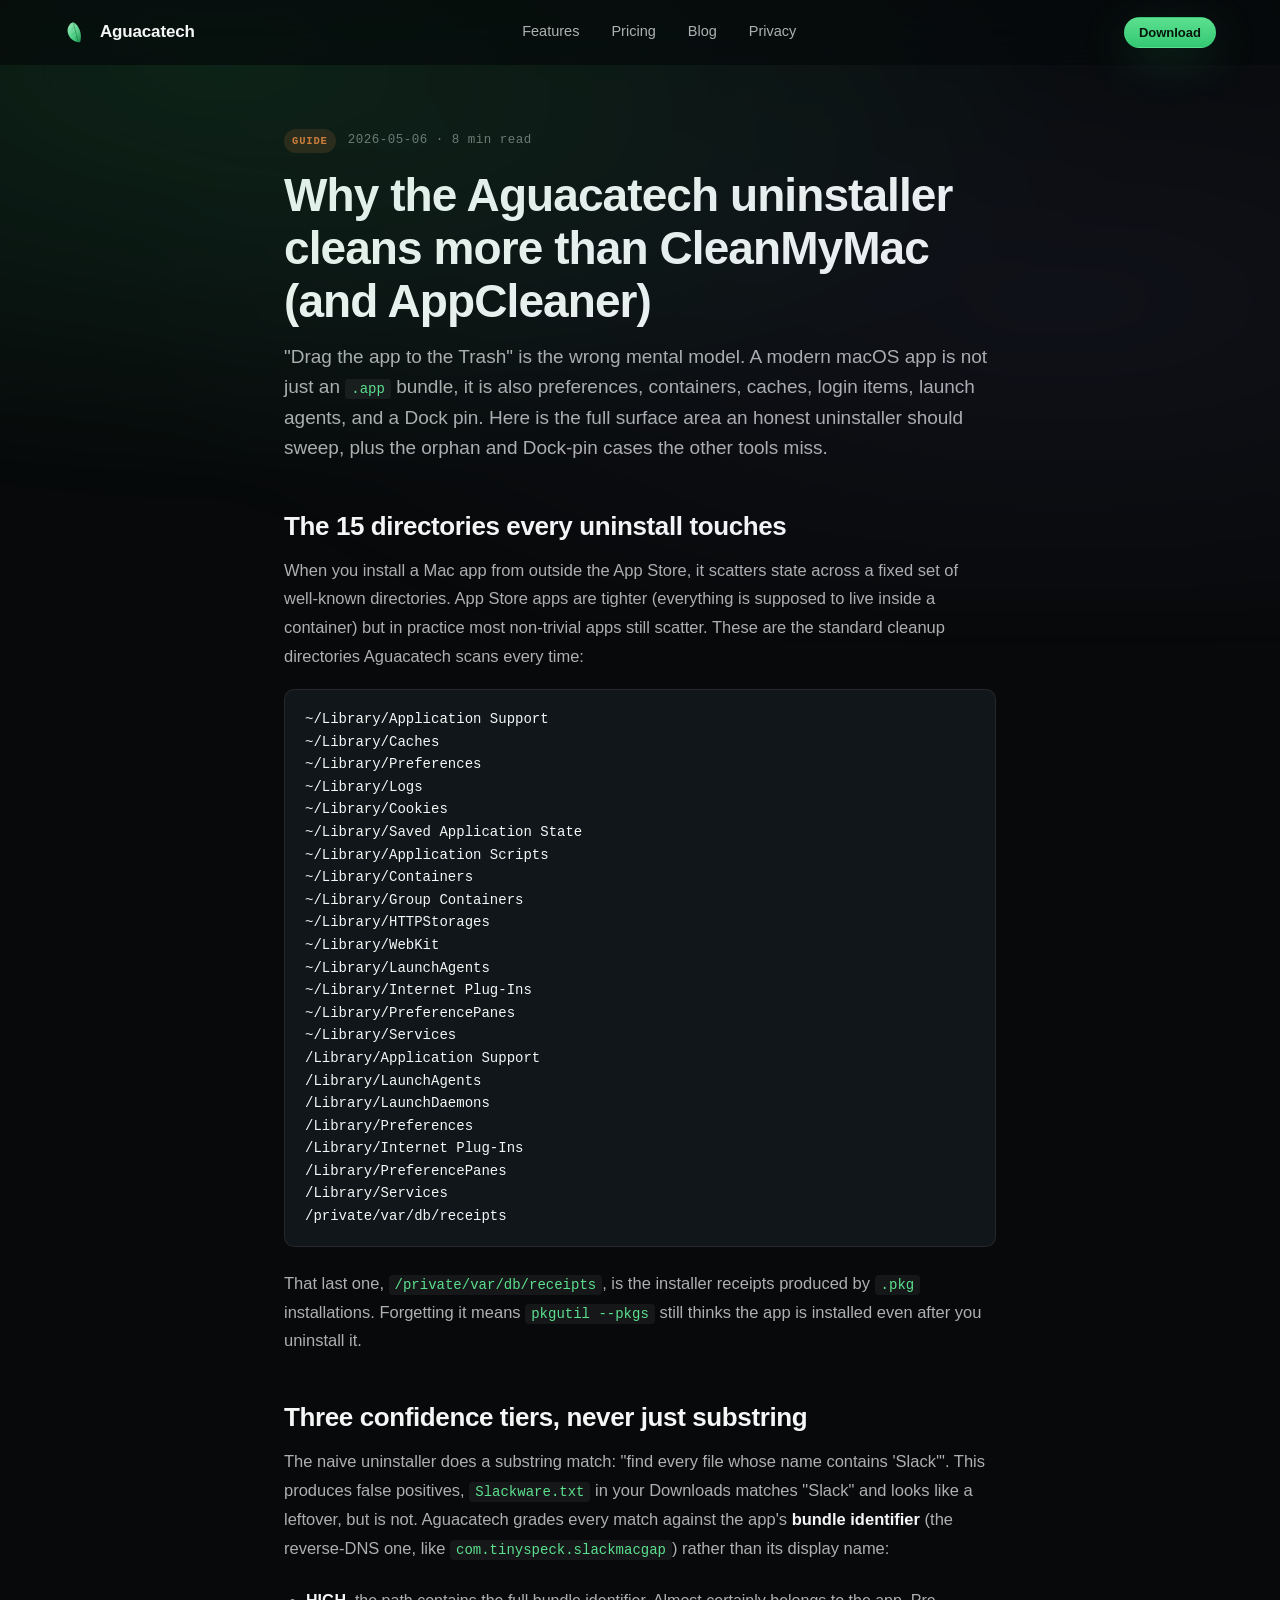
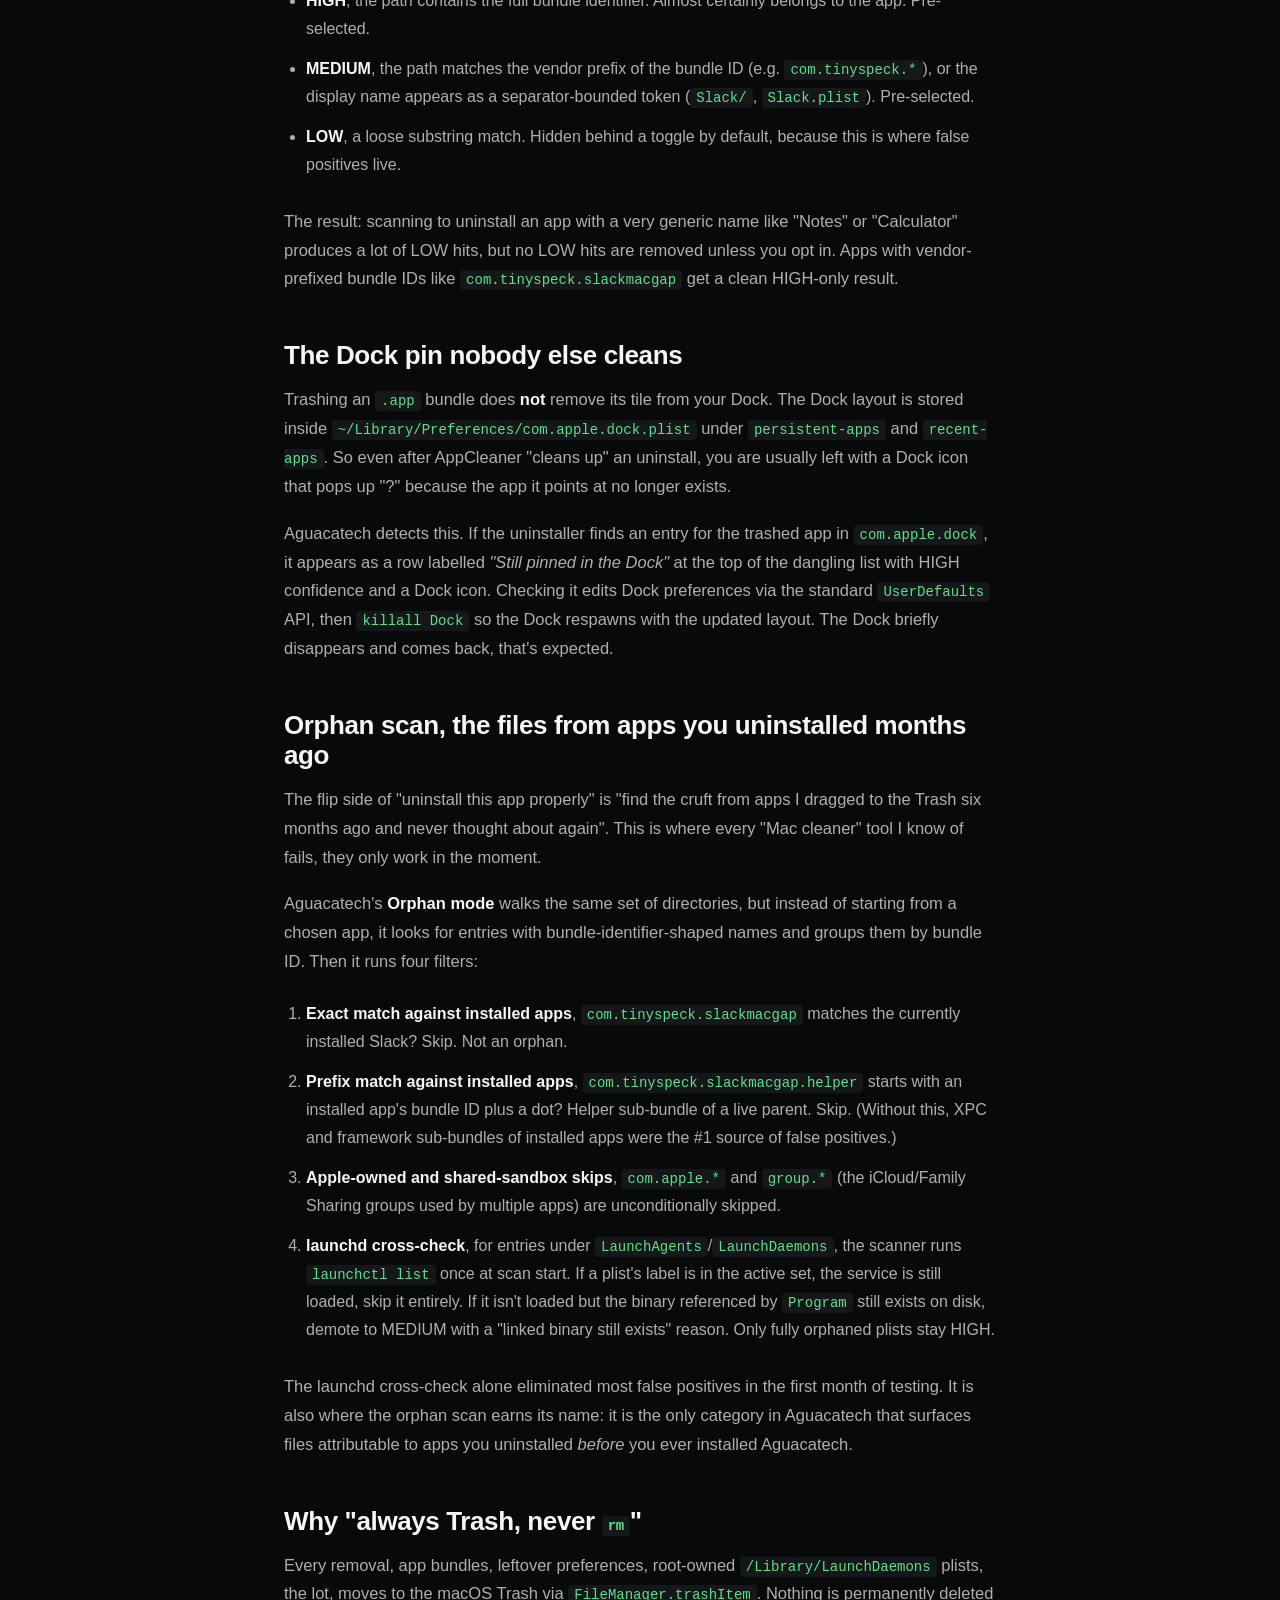
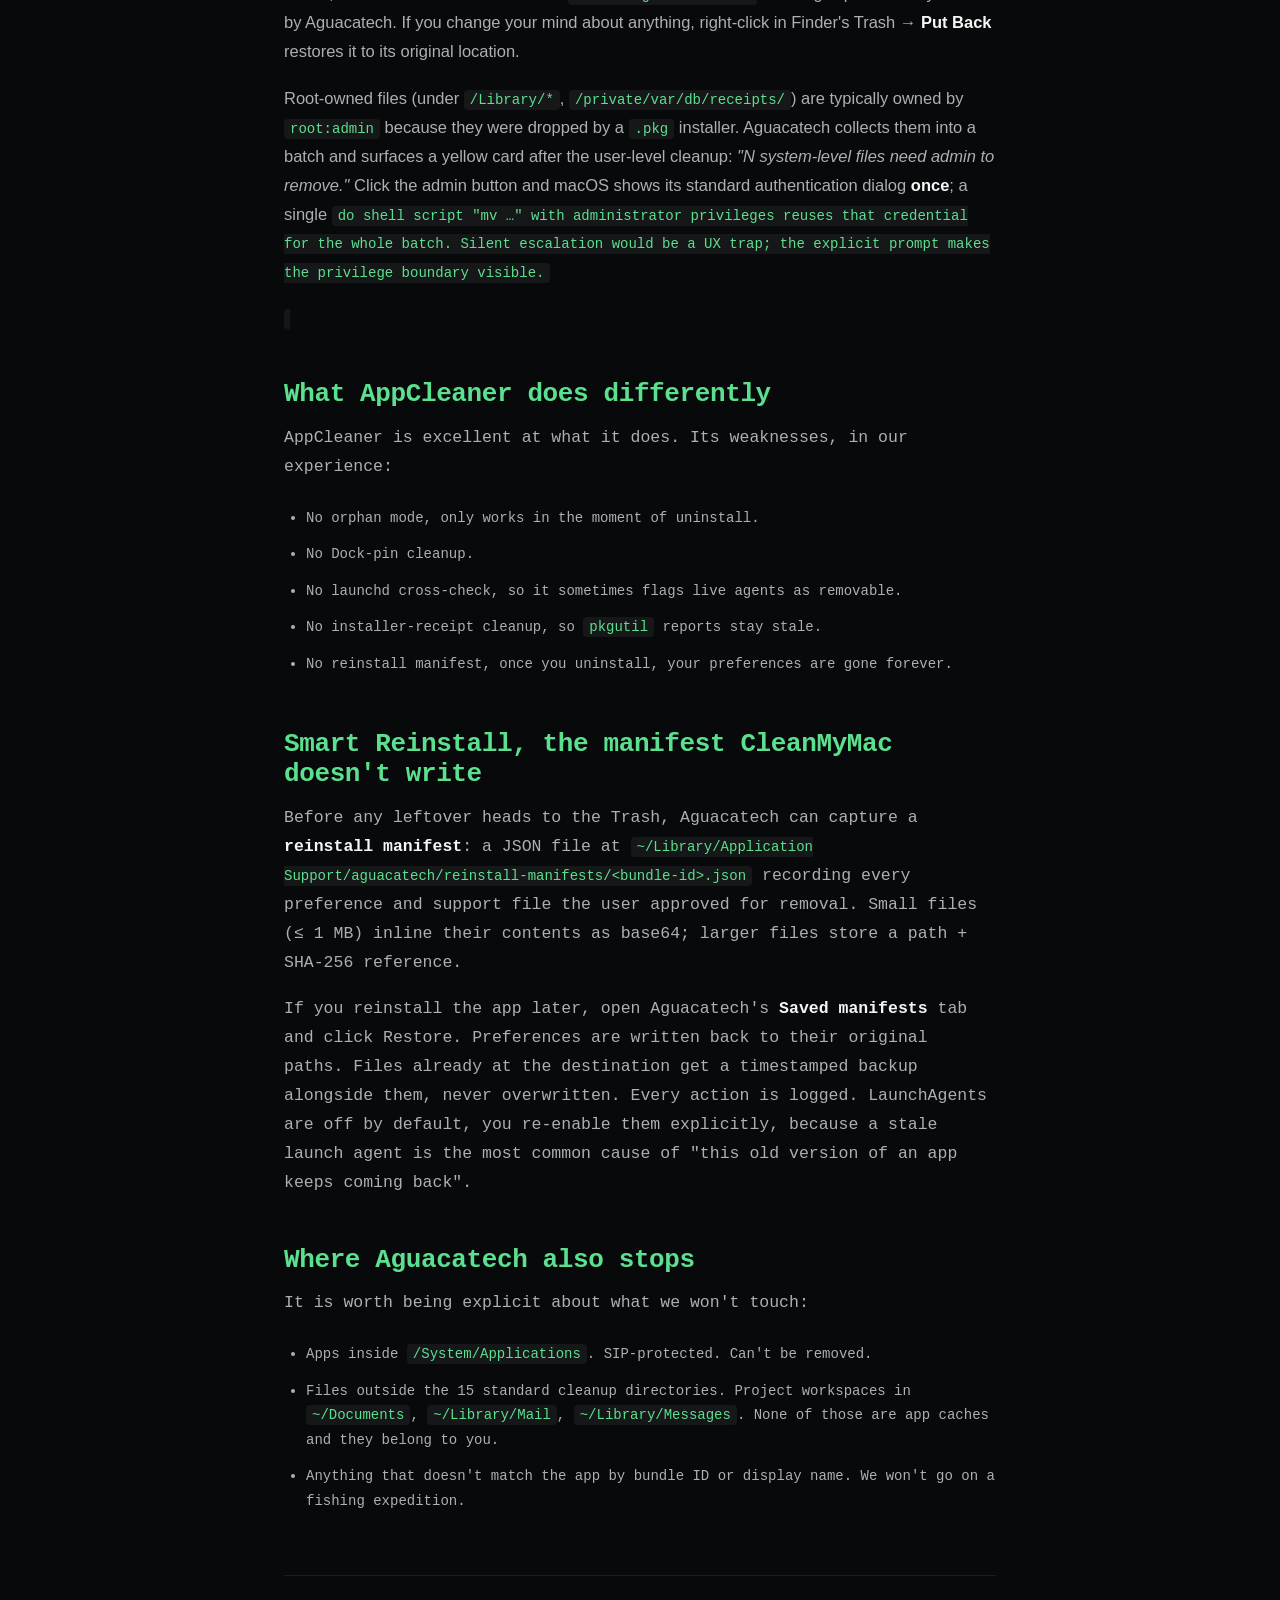
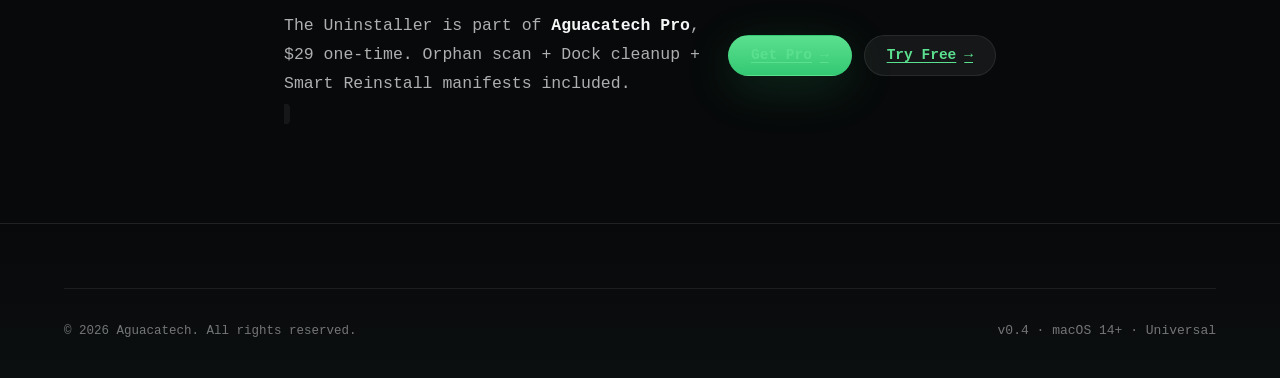
<file: blog/uninstaller-vs-cleanmymac.html>
<!doctype html>
<html lang="en">
<head>
    <meta charset="utf-8">
    <meta name="viewport" content="width=device-width, initial-scale=1">
    <meta name="theme-color" content="#07090a">
    <title>Why the Aguacatech uninstaller cleans more than CleanMyMac · Aguacatech</title>
    <meta name="description" content="Dragging an app to the Trash leaves behind 15 standard cleanup directories of cruft, a launchd registration, and an undead Dock pin. Here is how we find each one, and what AppCleaner misses.">
    <link rel="canonical" href="https://aguacatech.eu/blog/uninstaller-vs-cleanmymac.html">
    <meta property="og:title" content="Why the Aguacatech uninstaller cleans more than CleanMyMac">
    <meta property="og:description" content="The 15 directories every macOS uninstall should sweep, plus the Dock-pin and orphan-bundle edge cases nobody else handles.">
    <meta property="og:type" content="article">
    <meta property="og:url" content="https://aguacatech.eu/blog/uninstaller-vs-cleanmymac.html">
    <meta property="og:image" content="https://aguacatech.eu/assets/img/og-image.jpg">
    <meta name="twitter:card" content="summary_large_image">
    <meta name="article:published_time" content="2026-05-06">
    <meta name="keywords" content="mac uninstaller orphan files, app cleaner mac, cleanmymac alternative, remove app leftovers mac, app uninstall macos, Aguacatech">
    <link rel="icon" type="image/svg+xml" href="../assets/img/logo.svg">
    <link rel="preconnect" href="https://rsms.me">
    <link rel="stylesheet" href="https://rsms.me/inter/inter.css">
    <link rel="stylesheet" href="../assets/css/styles.css">
</head>
<body>
    <nav class="nav" id="nav">
        <div class="nav-inner">
            <a class="brand" href="../">
                <img src="../assets/img/logo.svg" alt="" width="26" height="26">
                Aguacatech
            </a>
            <div class="nav-links">
                <a href="../#features">Features</a>
                <a href="../#pricing">Pricing</a>
                <a href="./">Blog</a>
                <a href="../privacy.html">Privacy</a>
            </div>
            <div class="nav-cta">
                <a class="btn btn-primary btn-sm" href="../download.html">Download</a>
            </div>
        </div>
    </nav>

    <article class="post">
        <div class="post-meta">
            <span class="tag guide">Guide</span>
            <span>2026-05-06 · 8 min read</span>
        </div>
        <h1>Why the Aguacatech uninstaller cleans more than CleanMyMac (and AppCleaner)</h1>
        <p class="post-lead">"Drag the app to the Trash" is the wrong mental model. A modern macOS app is not just an <code>.app</code> bundle, it is also preferences, containers, caches, login items, launch agents, and a Dock pin. Here is the full surface area an honest uninstaller should sweep, plus the orphan and Dock-pin cases the other tools miss.</p>

        <h2>The 15 directories every uninstall touches</h2>
        <p>When you install a Mac app from outside the App Store, it scatters state across a fixed set of well-known directories. App Store apps are tighter (everything is supposed to live inside a container) but in practice most non-trivial apps still scatter. These are the standard cleanup directories Aguacatech scans every time:</p>
        <pre><code>~/Library/Application Support
~/Library/Caches
~/Library/Preferences
~/Library/Logs
~/Library/Cookies
~/Library/Saved Application State
~/Library/Application Scripts
~/Library/Containers
~/Library/Group Containers
~/Library/HTTPStorages
~/Library/WebKit
~/Library/LaunchAgents
~/Library/Internet Plug-Ins
~/Library/PreferencePanes
~/Library/Services
/Library/Application Support
/Library/LaunchAgents
/Library/LaunchDaemons
/Library/Preferences
/Library/Internet Plug-Ins
/Library/PreferencePanes
/Library/Services
/private/var/db/receipts</code></pre>
        <p>That last one, <code>/private/var/db/receipts</code>, is the installer receipts produced by <code>.pkg</code> installations. Forgetting it means <code>pkgutil --pkgs</code> still thinks the app is installed even after you uninstall it.</p>

        <h2>Three confidence tiers, never just substring</h2>
        <p>The naive uninstaller does a substring match: "find every file whose name contains 'Slack'". This produces false positives, <code>Slackware.txt</code> in your Downloads matches "Slack" and looks like a leftover, but is not. Aguacatech grades every match against the app's <strong>bundle identifier</strong> (the reverse-DNS one, like <code>com.tinyspeck.slackmacgap</code>) rather than its display name:</p>
        <ul>
            <li><strong>HIGH</strong>, the path contains the full bundle identifier. Almost certainly belongs to the app. Pre-selected.</li>
            <li><strong>MEDIUM</strong>, the path matches the vendor prefix of the bundle ID (e.g. <code>com.tinyspeck.*</code>), or the display name appears as a separator-bounded token (<code>Slack/</code>, <code>Slack.plist</code>). Pre-selected.</li>
            <li><strong>LOW</strong>, a loose substring match. Hidden behind a toggle by default, because this is where false positives live.</li>
        </ul>
        <p>The result: scanning to uninstall an app with a very generic name like "Notes" or "Calculator" produces a lot of LOW hits, but no LOW hits are removed unless you opt in. Apps with vendor-prefixed bundle IDs like <code>com.tinyspeck.slackmacgap</code> get a clean HIGH-only result.</p>

        <h2>The Dock pin nobody else cleans</h2>
        <p>Trashing an <code>.app</code> bundle does <strong>not</strong> remove its tile from your Dock. The Dock layout is stored inside <code>~/Library/Preferences/com.apple.dock.plist</code> under <code>persistent-apps</code> and <code>recent-apps</code>. So even after AppCleaner "cleans up" an uninstall, you are usually left with a Dock icon that pops up "?" because the app it points at no longer exists.</p>
        <p>Aguacatech detects this. If the uninstaller finds an entry for the trashed app in <code>com.apple.dock</code>, it appears as a row labelled <em>"Still pinned in the Dock"</em> at the top of the dangling list with HIGH confidence and a Dock icon. Checking it edits Dock preferences via the standard <code>UserDefaults</code> API, then <code>killall Dock</code> so the Dock respawns with the updated layout. The Dock briefly disappears and comes back, that's expected.</p>

        <h2>Orphan scan, the files from apps you uninstalled months ago</h2>
        <p>The flip side of "uninstall this app properly" is "find the cruft from apps I dragged to the Trash six months ago and never thought about again". This is where every "Mac cleaner" tool I know of fails, they only work in the moment.</p>
        <p>Aguacatech's <strong>Orphan mode</strong> walks the same set of directories, but instead of starting from a chosen app, it looks for entries with bundle-identifier-shaped names and groups them by bundle ID. Then it runs four filters:</p>
        <ol>
            <li><strong>Exact match against installed apps</strong>, <code>com.tinyspeck.slackmacgap</code> matches the currently installed Slack? Skip. Not an orphan.</li>
            <li><strong>Prefix match against installed apps</strong>, <code>com.tinyspeck.slackmacgap.helper</code> starts with an installed app's bundle ID plus a dot? Helper sub-bundle of a live parent. Skip. (Without this, XPC and framework sub-bundles of installed apps were the #1 source of false positives.)</li>
            <li><strong>Apple-owned and shared-sandbox skips</strong>, <code>com.apple.*</code> and <code>group.*</code> (the iCloud/Family Sharing groups used by multiple apps) are unconditionally skipped.</li>
            <li><strong>launchd cross-check</strong>, for entries under <code>LaunchAgents</code>/<code>LaunchDaemons</code>, the scanner runs <code>launchctl list</code> once at scan start. If a plist's label is in the active set, the service is still loaded, skip it entirely. If it isn't loaded but the binary referenced by <code>Program</code> still exists on disk, demote to MEDIUM with a "linked binary still exists" reason. Only fully orphaned plists stay HIGH.</li>
        </ol>
        <p>The launchd cross-check alone eliminated most false positives in the first month of testing. It is also where the orphan scan earns its name: it is the only category in Aguacatech that surfaces files attributable to apps you uninstalled <em>before</em> you ever installed Aguacatech.</p>

        <h2>Why "always Trash, never <code>rm</code>"</h2>
        <p>Every removal, app bundles, leftover preferences, root-owned <code>/Library/LaunchDaemons</code> plists, the lot, moves to the macOS Trash via <code>FileManager.trashItem</code>. Nothing is permanently deleted by Aguacatech. If you change your mind about anything, right-click in Finder's Trash → <strong>Put Back</strong> restores it to its original location.</p>
        <p>Root-owned files (under <code>/Library/*</code>, <code>/private/var/db/receipts/</code>) are typically owned by <code>root:admin</code> because they were dropped by a <code>.pkg</code> installer. Aguacatech collects them into a batch and surfaces a yellow card after the user-level cleanup: <em>"N system-level files need admin to remove."</em> Click the admin button and macOS shows its standard authentication dialog <strong>once</strong>; a single <code>do shell script "mv …" with administrator privileges</strong> reuses that credential for the whole batch. Silent escalation would be a UX trap; the explicit prompt makes the privilege boundary visible.</p>

        <h2>What AppCleaner does differently</h2>
        <p>AppCleaner is excellent at what it does. Its weaknesses, in our experience:</p>
        <ul>
            <li>No orphan mode, only works in the moment of uninstall.</li>
            <li>No Dock-pin cleanup.</li>
            <li>No launchd cross-check, so it sometimes flags live agents as removable.</li>
            <li>No installer-receipt cleanup, so <code>pkgutil</code> reports stay stale.</li>
            <li>No reinstall manifest, once you uninstall, your preferences are gone forever.</li>
        </ul>

        <h2>Smart Reinstall, the manifest CleanMyMac doesn't write</h2>
        <p>Before any leftover heads to the Trash, Aguacatech can capture a <strong>reinstall manifest</strong>: a JSON file at <code>~/Library/Application Support/aguacatech/reinstall-manifests/&lt;bundle-id&gt;.json</code> recording every preference and support file the user approved for removal. Small files (≤ 1 MB) inline their contents as base64; larger files store a path + SHA-256 reference.</p>
        <p>If you reinstall the app later, open Aguacatech's <strong>Saved manifests</strong> tab and click Restore. Preferences are written back to their original paths. Files already at the destination get a timestamped backup alongside them, never overwritten. Every action is logged. LaunchAgents are off by default, you re-enable them explicitly, because a stale launch agent is the most common cause of "this old version of an app keeps coming back".</p>

        <h2>Where Aguacatech also stops</h2>
        <p>It is worth being explicit about what we won't touch:</p>
        <ul>
            <li>Apps inside <code>/System/Applications</code>. SIP-protected. Can't be removed.</li>
            <li>Files outside the 15 standard cleanup directories. Project workspaces in <code>~/Documents</code>, <code>~/Library/Mail</code>, <code>~/Library/Messages</code>. None of those are app caches and they belong to you.</li>
            <li>Anything that doesn't match the app by bundle ID or display name. We won't go on a fishing expedition.</li>
        </ul>

        <div class="post-end">
            <p>The Uninstaller is part of <strong>Aguacatech Pro</strong>, $29 one-time. Orphan scan + Dock cleanup + Smart Reinstall manifests included.</p>
            <a class="btn btn-primary" href="../buy.html#pro">Get Pro<span class="arrow">→</span></a>
            <a class="btn btn-secondary" href="../download.html">Try Free<span class="arrow">→</span></a>
        </div>
    </article>

    <footer class="footer">
        <div class="container">
            <div class="footer-bottom">
                <span>© 2026 Aguacatech. All rights reserved.</span>
                <span class="mono">v0.4 · macOS 14+ · Universal</span>
            </div>
        </div>
    </footer>

    <script src="../assets/js/main.js" defer></script>
</body>
</html>
</file>
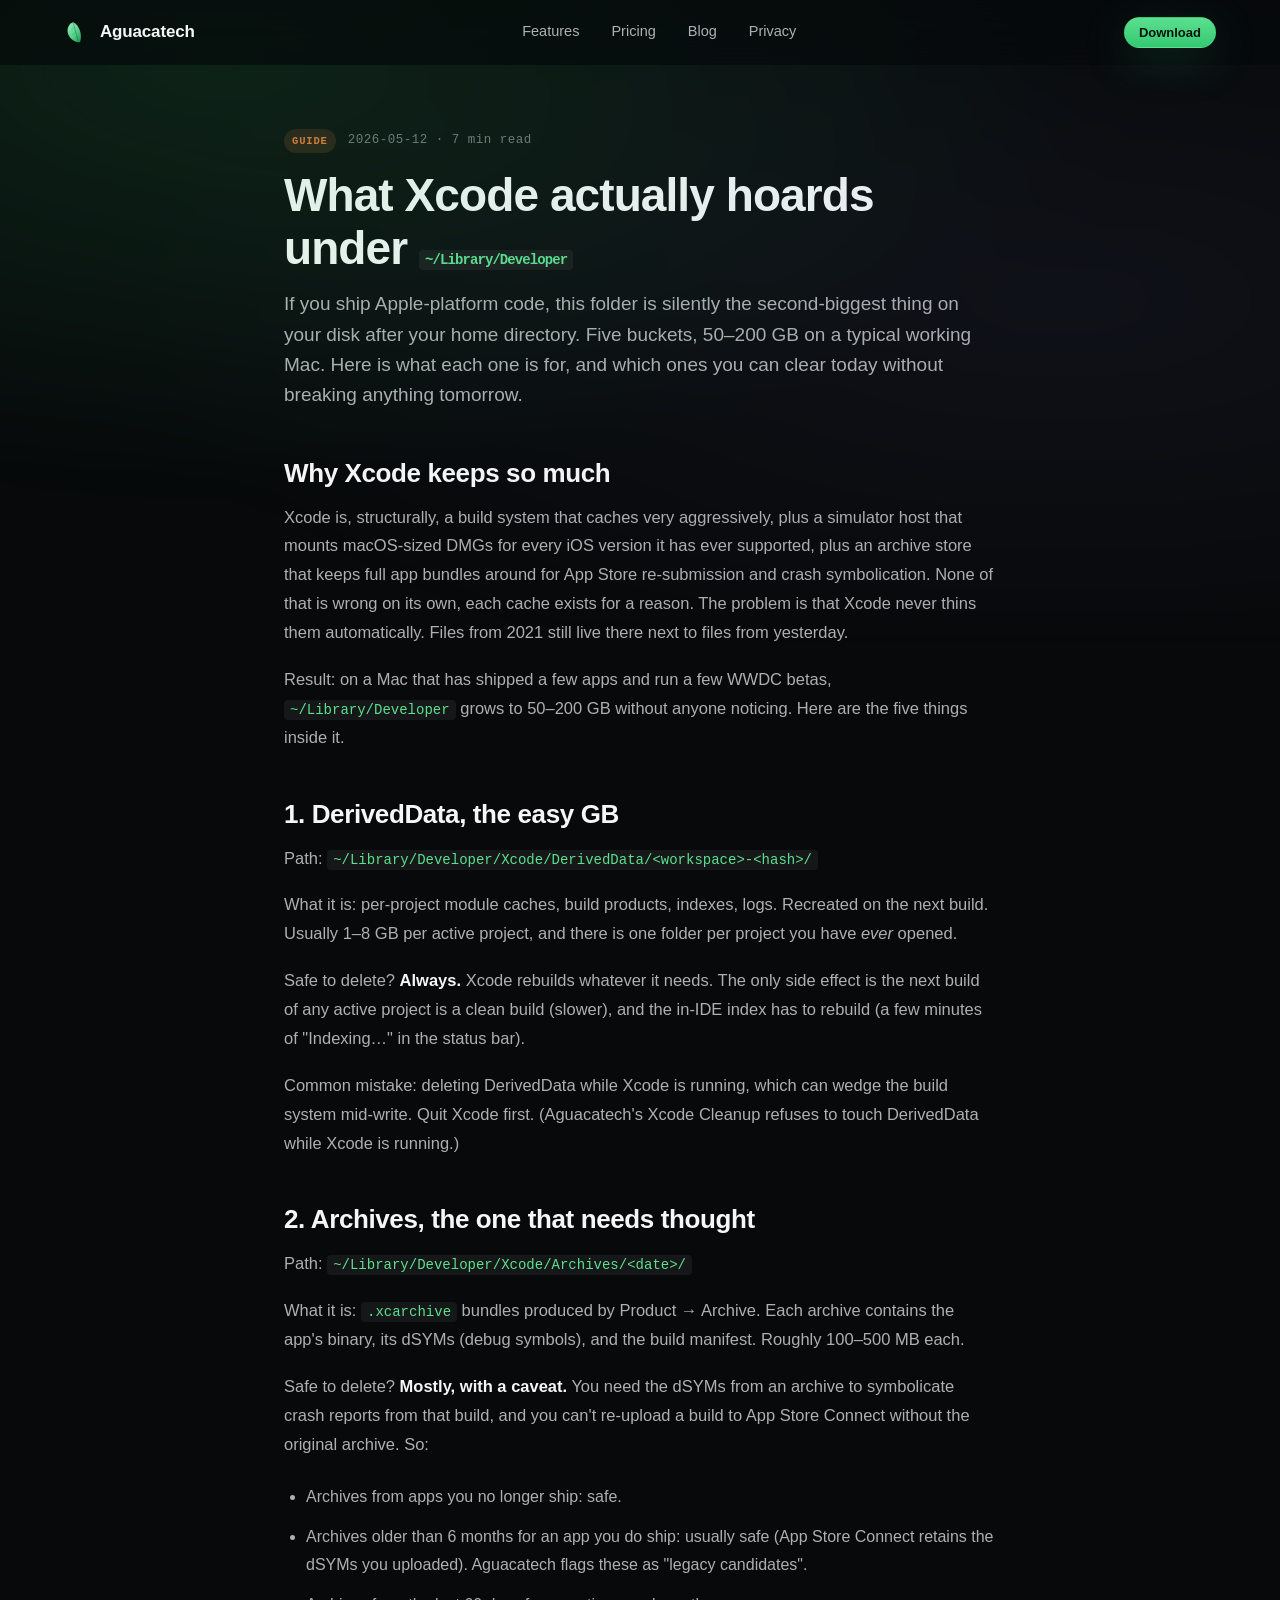
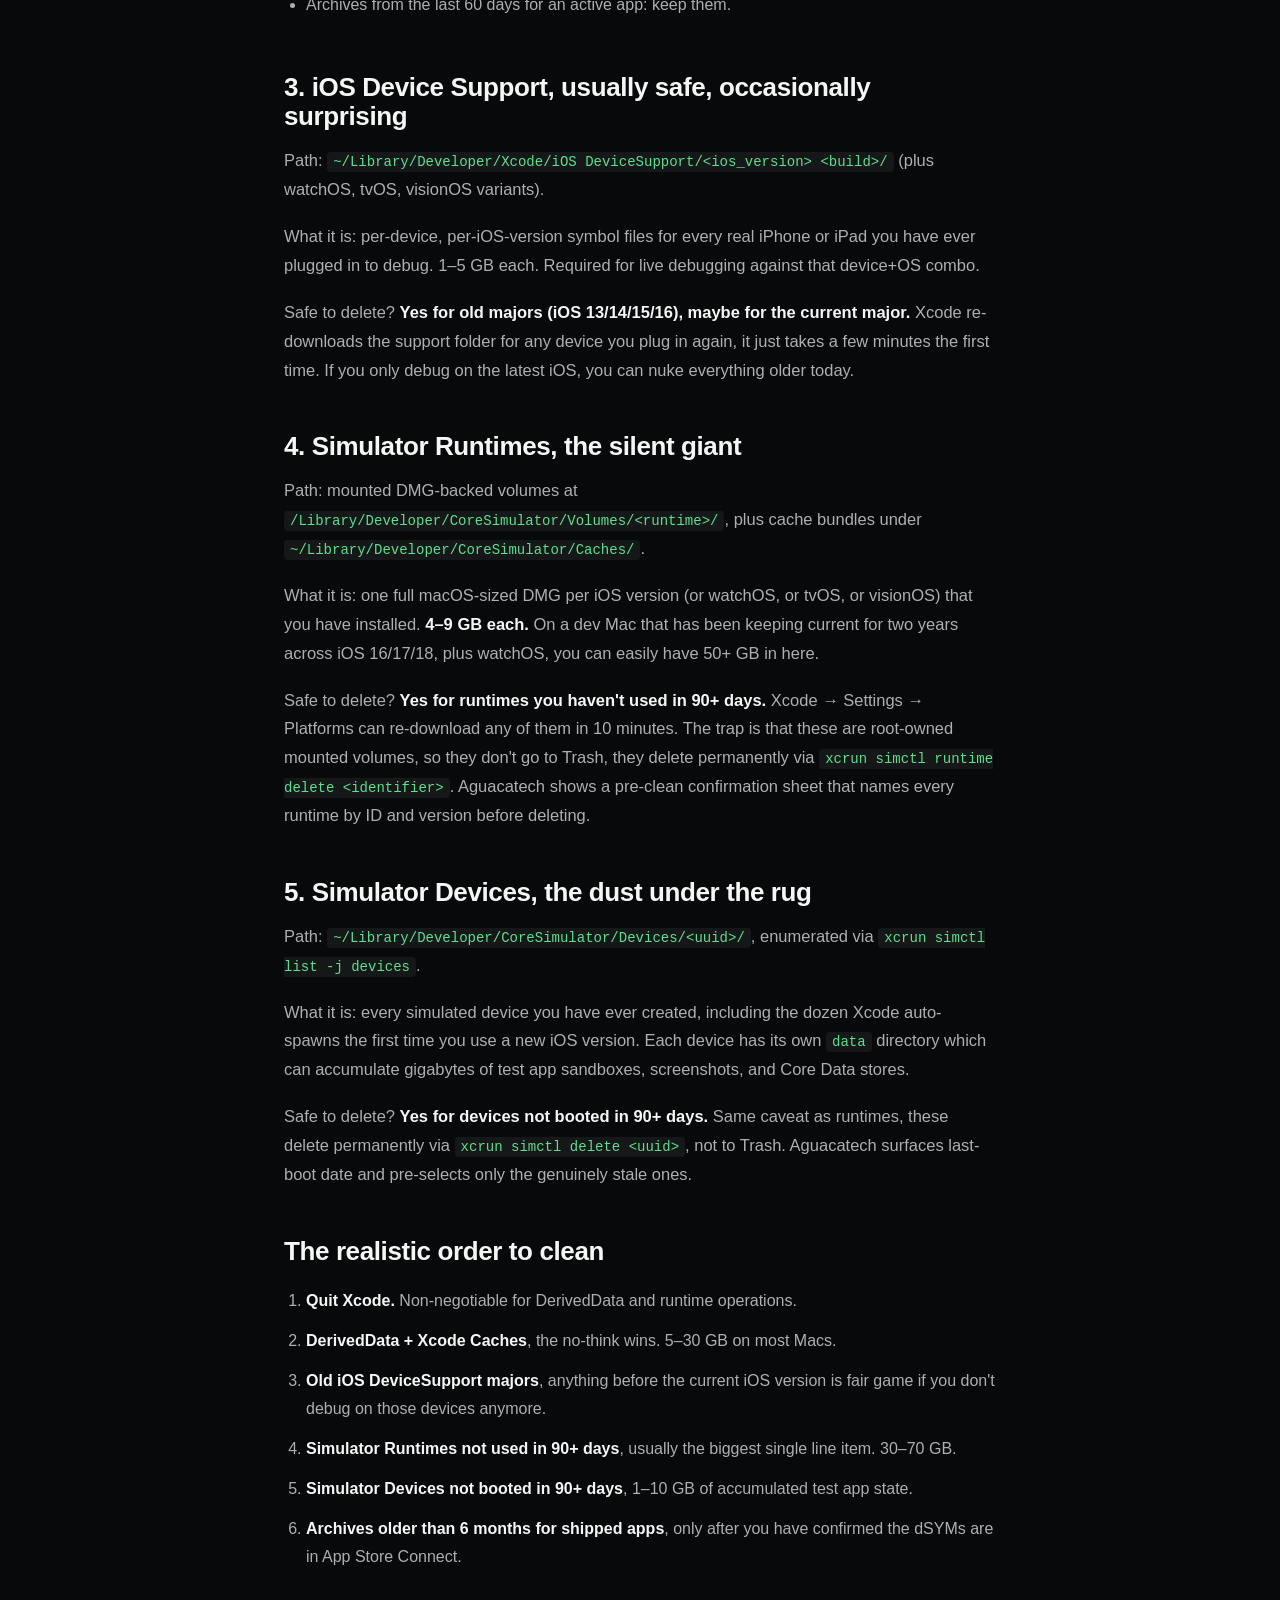
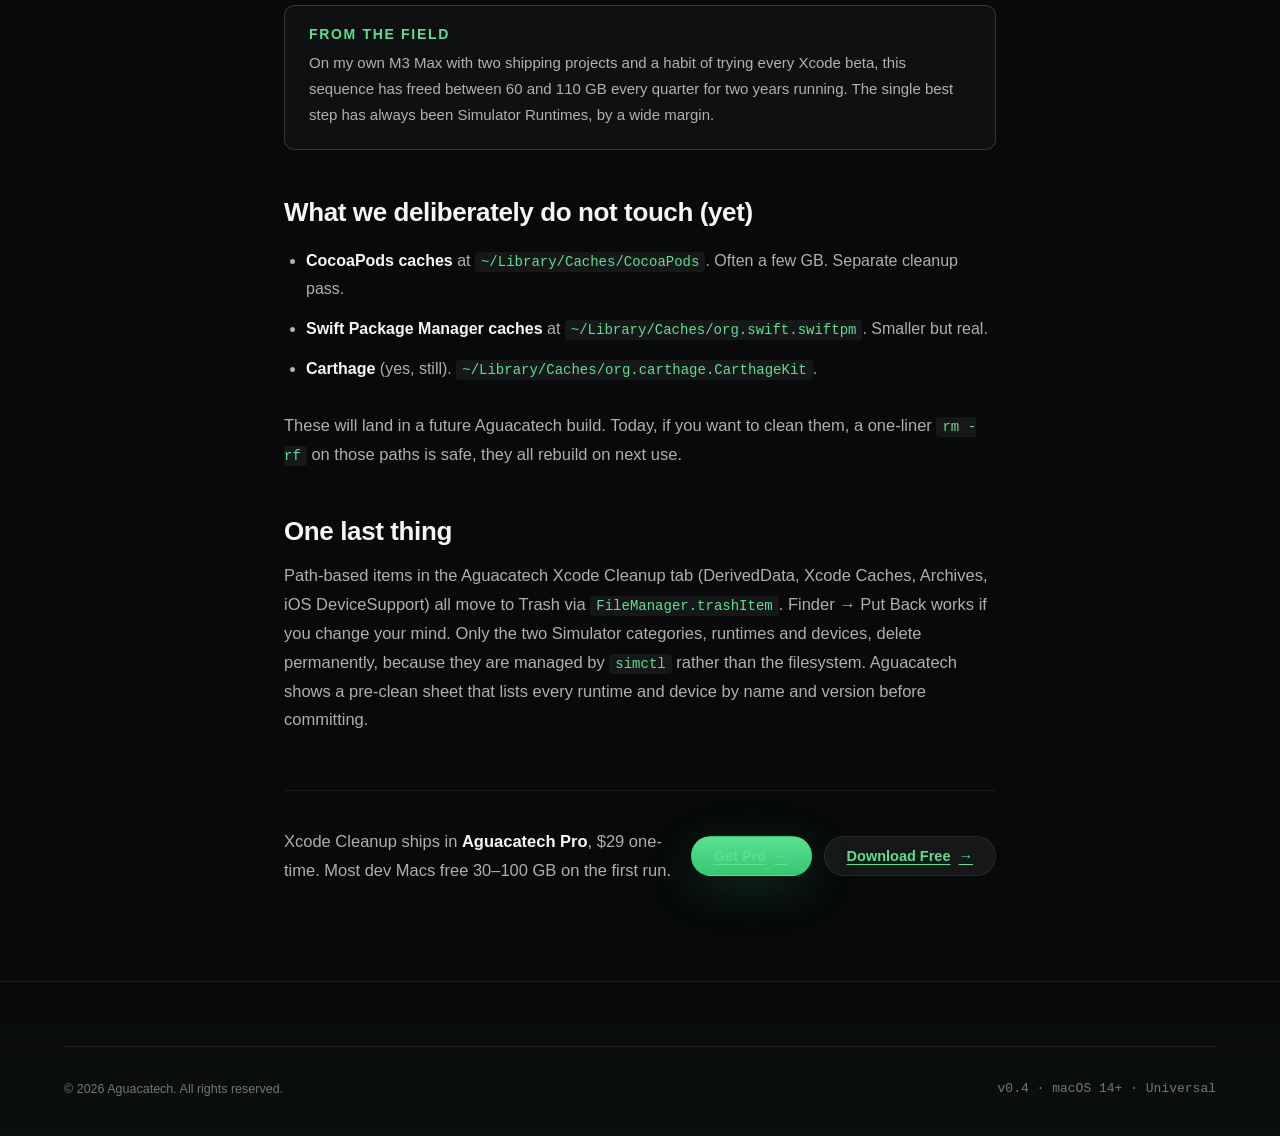
<file: blog/xcode-cleanup-explained.html>
<!doctype html>
<html lang="en">
<head>
    <meta charset="utf-8">
    <meta name="viewport" content="width=device-width, initial-scale=1">
    <meta name="theme-color" content="#07090a">
    <title>What Xcode actually hoards under ~/Library/Developer · Aguacatech</title>
    <meta name="description" content="DerivedData, Archives, iOS Device Support, Simulator Runtimes, Simulator Devices. The five buckets that eat 50–200 GB on every dev Mac and which ones are safe to nuke today.">
    <link rel="canonical" href="https://aguacatech.eu/blog/xcode-cleanup-explained.html">
    <meta property="og:title" content="What Xcode actually hoards under ~/Library/Developer">
    <meta property="og:description" content="The five buckets that eat 50–200 GB on every dev Mac and how to safely reclaim them.">
    <meta property="og:type" content="article">
    <meta property="og:url" content="https://aguacatech.eu/blog/xcode-cleanup-explained.html">
    <meta property="og:image" content="https://aguacatech.eu/assets/img/og-image.jpg">
    <meta name="twitter:card" content="summary_large_image">
    <meta name="article:published_time" content="2026-05-12">
    <meta name="keywords" content="xcode derived data clean, xcode simulator runtimes delete, free up disk xcode, xcode archives delete, ~/Library/Developer cleanup, Aguacatech">
    <link rel="icon" type="image/svg+xml" href="../assets/img/logo.svg">
    <link rel="preconnect" href="https://rsms.me">
    <link rel="stylesheet" href="https://rsms.me/inter/inter.css">
    <link rel="stylesheet" href="../assets/css/styles.css">
</head>
<body>
    <nav class="nav" id="nav">
        <div class="nav-inner">
            <a class="brand" href="../">
                <img src="../assets/img/logo.svg" alt="" width="26" height="26">
                Aguacatech
            </a>
            <div class="nav-links">
                <a href="../#features">Features</a>
                <a href="../#pricing">Pricing</a>
                <a href="./">Blog</a>
                <a href="../privacy.html">Privacy</a>
            </div>
            <div class="nav-cta">
                <a class="btn btn-primary btn-sm" href="../download.html">Download</a>
            </div>
        </div>
    </nav>

    <article class="post">
        <div class="post-meta">
            <span class="tag guide">Guide</span>
            <span>2026-05-12 · 7 min read</span>
        </div>
        <h1>What Xcode actually hoards under <code>~/Library/Developer</code></h1>
        <p class="post-lead">If you ship Apple-platform code, this folder is silently the second-biggest thing on your disk after your home directory. Five buckets, 50–200 GB on a typical working Mac. Here is what each one is for, and which ones you can clear today without breaking anything tomorrow.</p>

        <h2>Why Xcode keeps so much</h2>
        <p>Xcode is, structurally, a build system that caches very aggressively, plus a simulator host that mounts macOS-sized DMGs for every iOS version it has ever supported, plus an archive store that keeps full app bundles around for App Store re-submission and crash symbolication. None of that is wrong on its own, each cache exists for a reason. The problem is that Xcode never thins them automatically. Files from 2021 still live there next to files from yesterday.</p>
        <p>Result: on a Mac that has shipped a few apps and run a few WWDC betas, <code>~/Library/Developer</code> grows to 50–200 GB without anyone noticing. Here are the five things inside it.</p>

        <h2>1. DerivedData, the easy GB</h2>
        <p>Path: <code>~/Library/Developer/Xcode/DerivedData/&lt;workspace&gt;-&lt;hash&gt;/</code></p>
        <p>What it is: per-project module caches, build products, indexes, logs. Recreated on the next build. Usually 1–8 GB per active project, and there is one folder per project you have <em>ever</em> opened.</p>
        <p>Safe to delete? <strong>Always.</strong> Xcode rebuilds whatever it needs. The only side effect is the next build of any active project is a clean build (slower), and the in-IDE index has to rebuild (a few minutes of "Indexing…" in the status bar).</p>
        <p>Common mistake: deleting DerivedData while Xcode is running, which can wedge the build system mid-write. Quit Xcode first. (Aguacatech's Xcode Cleanup refuses to touch DerivedData while Xcode is running.)</p>

        <h2>2. Archives, the one that needs thought</h2>
        <p>Path: <code>~/Library/Developer/Xcode/Archives/&lt;date&gt;/</code></p>
        <p>What it is: <code>.xcarchive</code> bundles produced by Product → Archive. Each archive contains the app's binary, its dSYMs (debug symbols), and the build manifest. Roughly 100–500 MB each.</p>
        <p>Safe to delete? <strong>Mostly, with a caveat.</strong> You need the dSYMs from an archive to symbolicate crash reports from that build, and you can't re-upload a build to App Store Connect without the original archive. So:</p>
        <ul>
            <li>Archives from apps you no longer ship: safe.</li>
            <li>Archives older than 6 months for an app you do ship: usually safe (App Store Connect retains the dSYMs you uploaded). Aguacatech flags these as "legacy candidates".</li>
            <li>Archives from the last 60 days for an active app: keep them.</li>
        </ul>

        <h2>3. iOS Device Support, usually safe, occasionally surprising</h2>
        <p>Path: <code>~/Library/Developer/Xcode/iOS DeviceSupport/&lt;ios_version&gt; &lt;build&gt;/</code> (plus watchOS, tvOS, visionOS variants).</p>
        <p>What it is: per-device, per-iOS-version symbol files for every real iPhone or iPad you have ever plugged in to debug. 1–5 GB each. Required for live debugging against that device+OS combo.</p>
        <p>Safe to delete? <strong>Yes for old majors (iOS 13/14/15/16), maybe for the current major.</strong> Xcode re-downloads the support folder for any device you plug in again, it just takes a few minutes the first time. If you only debug on the latest iOS, you can nuke everything older today.</p>

        <h2>4. Simulator Runtimes, the silent giant</h2>
        <p>Path: mounted DMG-backed volumes at <code>/Library/Developer/CoreSimulator/Volumes/&lt;runtime&gt;/</code>, plus cache bundles under <code>~/Library/Developer/CoreSimulator/Caches/</code>.</p>
        <p>What it is: one full macOS-sized DMG per iOS version (or watchOS, or tvOS, or visionOS) that you have installed. <strong>4–9 GB each.</strong> On a dev Mac that has been keeping current for two years across iOS 16/17/18, plus watchOS, you can easily have 50+ GB in here.</p>
        <p>Safe to delete? <strong>Yes for runtimes you haven't used in 90+ days.</strong> Xcode → Settings → Platforms can re-download any of them in 10 minutes. The trap is that these are root-owned mounted volumes, so they don't go to Trash, they delete permanently via <code>xcrun simctl runtime delete &lt;identifier&gt;</code>. Aguacatech shows a pre-clean confirmation sheet that names every runtime by ID and version before deleting.</p>

        <h2>5. Simulator Devices, the dust under the rug</h2>
        <p>Path: <code>~/Library/Developer/CoreSimulator/Devices/&lt;uuid&gt;/</code>, enumerated via <code>xcrun simctl list -j devices</code>.</p>
        <p>What it is: every simulated device you have ever created, including the dozen Xcode auto-spawns the first time you use a new iOS version. Each device has its own <code>data</code> directory which can accumulate gigabytes of test app sandboxes, screenshots, and Core Data stores.</p>
        <p>Safe to delete? <strong>Yes for devices not booted in 90+ days.</strong> Same caveat as runtimes, these delete permanently via <code>xcrun simctl delete &lt;uuid&gt;</code>, not to Trash. Aguacatech surfaces last-boot date and pre-selects only the genuinely stale ones.</p>

        <h2>The realistic order to clean</h2>
        <ol>
            <li><strong>Quit Xcode.</strong> Non-negotiable for DerivedData and runtime operations.</li>
            <li><strong>DerivedData + Xcode Caches</strong>, the no-think wins. 5–30 GB on most Macs.</li>
            <li><strong>Old iOS DeviceSupport majors</strong>, anything before the current iOS version is fair game if you don't debug on those devices anymore.</li>
            <li><strong>Simulator Runtimes not used in 90+ days</strong>, usually the biggest single line item. 30–70 GB.</li>
            <li><strong>Simulator Devices not booted in 90+ days</strong>, 1–10 GB of accumulated test app state.</li>
            <li><strong>Archives older than 6 months for shipped apps</strong>, only after you have confirmed the dSYMs are in App Store Connect.</li>
        </ol>

        <div class="post-callout">
            <h4>From the field</h4>
            <p>On my own M3 Max with two shipping projects and a habit of trying every Xcode beta, this sequence has freed between 60 and 110 GB every quarter for two years running. The single best step has always been Simulator Runtimes, by a wide margin.</p>
        </div>

        <h2>What we deliberately do not touch (yet)</h2>
        <ul>
            <li><strong>CocoaPods caches</strong> at <code>~/Library/Caches/CocoaPods</code>. Often a few GB. Separate cleanup pass.</li>
            <li><strong>Swift Package Manager caches</strong> at <code>~/Library/Caches/org.swift.swiftpm</code>. Smaller but real.</li>
            <li><strong>Carthage</strong> (yes, still). <code>~/Library/Caches/org.carthage.CarthageKit</code>.</li>
        </ul>
        <p>These will land in a future Aguacatech build. Today, if you want to clean them, a one-liner <code>rm -rf</code> on those paths is safe, they all rebuild on next use.</p>

        <h2>One last thing</h2>
        <p>Path-based items in the Aguacatech Xcode Cleanup tab (DerivedData, Xcode Caches, Archives, iOS DeviceSupport) all move to Trash via <code>FileManager.trashItem</code>. Finder → Put Back works if you change your mind. Only the two Simulator categories, runtimes and devices, delete permanently, because they are managed by <code>simctl</code> rather than the filesystem. Aguacatech shows a pre-clean sheet that lists every runtime and device by name and version before committing.</p>

        <div class="post-end">
            <p>Xcode Cleanup ships in <strong>Aguacatech Pro</strong>, $29 one-time. Most dev Macs free 30–100 GB on the first run.</p>
            <a class="btn btn-primary" href="../buy.html#pro">Get Pro<span class="arrow">→</span></a>
            <a class="btn btn-secondary" href="../download.html">Download Free<span class="arrow">→</span></a>
        </div>
    </article>

    <footer class="footer">
        <div class="container">
            <div class="footer-bottom">
                <span>© 2026 Aguacatech. All rights reserved.</span>
                <span class="mono">v0.4 · macOS 14+ · Universal</span>
            </div>
        </div>
    </footer>

    <script src="../assets/js/main.js" defer></script>
</body>
</html>
</file>
<file: assets/css/styles.css>
/* =========================================================================
   Aguacatech, Marketing site stylesheet
   ========================================================================= */

/* ---------- Tokens ---------- */
:root {
    /* Surface */
    --bg-0: #07090a;
    --bg-1: #0c0f10;
    --bg-2: #11161a;
    --surface-1: rgba(255, 255, 255, 0.03);
    --surface-2: rgba(255, 255, 255, 0.06);
    --surface-3: rgba(255, 255, 255, 0.09);
    --border: rgba(255, 255, 255, 0.08);
    --border-strong: rgba(255, 255, 255, 0.16);

    /* Text */
    --text-primary: #f5f7f6;
    --text-secondary: rgba(245, 247, 246, 0.7);
    --text-tertiary: rgba(245, 247, 246, 0.45);

    /* Accent + tiers */
    --green: #34c873;
    --green-deep: #1d8c4d;
    --green-light: #5be08f;
    --pro: #34c873;
    --sentinel: #7a78c8;
    --power: #e07534;

    /* Effects */
    --shadow-sm: 0 1px 2px rgba(0, 0, 0, 0.2);
    --shadow-md: 0 6px 24px rgba(0, 0, 0, 0.4);
    --shadow-lg: 0 24px 64px rgba(0, 0, 0, 0.5);
    --shadow-green: 0 12px 48px rgba(52, 200, 115, 0.18);

    /* Type */
    --font-sans: "Inter", -apple-system, BlinkMacSystemFont, "SF Pro Display", "Segoe UI", Roboto, Helvetica, Arial, sans-serif;
    --font-mono: ui-monospace, SFMono-Regular, "SF Mono", Menlo, Monaco, "JetBrains Mono", Consolas, monospace;

    /* Radius */
    --r-sm: 6px;
    --r-md: 10px;
    --r-lg: 16px;
    --r-xl: 22px;
    --r-pill: 999px;

    /* Layout */
    --container: 1200px;
    --container-narrow: 880px;

    /* Transitions */
    --t-fast: 120ms cubic-bezier(0.2, 0.7, 0.3, 1);
    --t-med: 220ms cubic-bezier(0.2, 0.7, 0.3, 1);
    --t-slow: 420ms cubic-bezier(0.2, 0.7, 0.3, 1);
}

/* ---------- Reset ---------- */
*, *::before, *::after { box-sizing: border-box; }
html { scroll-behavior: smooth; -webkit-font-smoothing: antialiased; text-rendering: optimizeLegibility; }
body {
    margin: 0;
    padding: 0;
    font-family: var(--font-sans);
    font-size: 16px;
    line-height: 1.6;
    color: var(--text-primary);
    background: var(--bg-0);
    overflow-x: hidden;
}
h1, h2, h3, h4, h5, h6 { margin: 0; font-weight: 600; line-height: 1.15; letter-spacing: -0.02em; }
p { margin: 0; }
a { color: inherit; text-decoration: none; }
img, svg { display: block; max-width: 100%; }
button { font-family: inherit; cursor: pointer; }
ul, ol { margin: 0; padding: 0; list-style: none; }

::selection { background: rgba(52, 200, 115, 0.35); color: #fff; }

/* ---------- Background ambient ---------- */
body::before {
    content: '';
    position: fixed;
    top: -20%;
    left: 50%;
    transform: translateX(-50%);
    width: 1400px;
    height: 800px;
    background:
        radial-gradient(ellipse at 20% 30%, rgba(52, 200, 115, 0.14), transparent 55%),
        radial-gradient(ellipse at 80% 60%, rgba(122, 120, 200, 0.08), transparent 60%);
    pointer-events: none;
    z-index: 0;
    filter: blur(20px);
}

/* ---------- Layout helpers ---------- */
.container { width: 100%; max-width: var(--container); margin: 0 auto; padding: 0 24px; position: relative; z-index: 1; }
.container-narrow { max-width: var(--container-narrow); }
.section { padding: 96px 0; position: relative; z-index: 1; }
.section-sm { padding: 56px 0; }
.section-lg { padding: 140px 0; }
.eyebrow {
    display: inline-block;
    font-size: 12px;
    font-weight: 600;
    letter-spacing: 0.14em;
    text-transform: uppercase;
    color: var(--green-light);
    margin-bottom: 14px;
}

/* ---------- Typography ---------- */
.h1 { font-size: clamp(40px, 6vw, 72px); font-weight: 700; letter-spacing: -0.025em; }
.h2 { font-size: clamp(28px, 3.5vw, 44px); font-weight: 650; }
.h3 { font-size: clamp(20px, 2.2vw, 26px); font-weight: 600; }
.lead { font-size: 19px; line-height: 1.55; color: var(--text-secondary); max-width: 620px; }
.muted { color: var(--text-secondary); }
.mono { font-family: var(--font-mono); font-size: 13px; }

/* Gradient text */
.gradient-text {
    background: linear-gradient(110deg, #fff 30%, var(--green-light) 70%, var(--green) 100%);
    -webkit-background-clip: text;
    background-clip: text;
    -webkit-text-fill-color: transparent;
}

/* ---------- Nav ---------- */
.nav {
    position: sticky;
    top: 0;
    z-index: 100;
    backdrop-filter: blur(18px) saturate(140%);
    -webkit-backdrop-filter: blur(18px) saturate(140%);
    background: rgba(7, 9, 10, 0.7);
    border-bottom: 1px solid transparent;
    transition: border-color var(--t-med);
}
.nav.is-scrolled { border-bottom-color: var(--border); }
.nav-inner {
    display: flex;
    align-items: center;
    justify-content: space-between;
    height: 64px;
    padding: 0 24px;
    max-width: var(--container);
    margin: 0 auto;
}
.brand {
    display: flex;
    align-items: center;
    gap: 10px;
    font-weight: 600;
    font-size: 17px;
    letter-spacing: -0.01em;
}
.brand svg { width: 26px; height: 26px; }
.nav-links {
    display: flex;
    gap: 32px;
    align-items: center;
}
.nav-links a {
    font-size: 14.5px;
    color: var(--text-secondary);
    transition: color var(--t-fast);
}
.nav-links a:hover { color: var(--text-primary); }
.nav-cta {
    display: flex;
    gap: 10px;
    align-items: center;
}
.nav-toggle {
    display: none;
    background: transparent;
    border: 1px solid var(--border);
    border-radius: var(--r-sm);
    padding: 6px 10px;
    color: var(--text-primary);
}

/* ---------- Buttons ---------- */
.btn {
    display: inline-flex;
    align-items: center;
    justify-content: center;
    gap: 8px;
    padding: 12px 22px;
    border-radius: var(--r-pill);
    font-size: 14.5px;
    font-weight: 600;
    border: 1px solid transparent;
    cursor: pointer;
    text-decoration: none;
    transition: transform var(--t-fast), background var(--t-fast), border-color var(--t-fast), box-shadow var(--t-med);
    white-space: nowrap;
    line-height: 1;
}
.btn-primary {
    background: linear-gradient(180deg, var(--green-light), var(--green));
    color: #06140a;
    box-shadow: var(--shadow-green);
}
.btn-primary:hover { transform: translateY(-1px); box-shadow: 0 16px 60px rgba(52, 200, 115, 0.32); }
.btn-secondary {
    background: var(--surface-2);
    color: var(--text-primary);
    border-color: var(--border);
}
.btn-secondary:hover { background: var(--surface-3); border-color: var(--border-strong); }
.btn-ghost {
    background: transparent;
    color: var(--text-secondary);
}
.btn-ghost:hover { color: var(--text-primary); }
.btn-lg { padding: 16px 30px; font-size: 16px; }
.btn-sm { padding: 8px 14px; font-size: 13px; }
.btn .arrow { transition: transform var(--t-fast); }
.btn:hover .arrow { transform: translateX(3px); }

/* ---------- Hero ---------- */
.hero {
    padding: 120px 0 80px;
    position: relative;
    z-index: 1;
}
.hero-eyebrow {
    display: inline-flex;
    align-items: center;
    gap: 8px;
    padding: 6px 14px;
    border-radius: var(--r-pill);
    background: var(--surface-2);
    border: 1px solid var(--border);
    font-size: 12.5px;
    color: var(--text-secondary);
    margin-bottom: 22px;
}
.hero-eyebrow .dot { width: 6px; height: 6px; border-radius: 50%; background: var(--green); box-shadow: 0 0 10px var(--green); }
.hero h1 { margin-bottom: 22px; max-width: 900px; }
.hero .lead { margin-bottom: 36px; font-size: 21px; max-width: 660px; }
.hero-ctas { display: flex; gap: 12px; flex-wrap: wrap; }
.hero-meta {
    display: flex;
    gap: 28px;
    margin-top: 56px;
    flex-wrap: wrap;
    color: var(--text-tertiary);
    font-size: 13.5px;
}
.hero-meta .meta-item {
    display: inline-flex;
    align-items: center;
    gap: 7px;
}
.hero-meta svg { width: 14px; height: 14px; opacity: 0.7; }

/* Hero visual / mock window */
.hero-visual {
    margin-top: 80px;
    border-radius: var(--r-xl);
    border: 1px solid var(--border);
    background: linear-gradient(180deg, var(--bg-2), var(--bg-1));
    overflow: hidden;
    box-shadow: var(--shadow-lg), 0 0 0 1px var(--border);
    max-width: 1100px;
    margin-left: auto;
    margin-right: auto;
    position: relative;
}
.hero-visual::before {
    content: '';
    position: absolute;
    inset: -2px;
    background: linear-gradient(180deg, rgba(52, 200, 115, 0.25), transparent 30%);
    border-radius: inherit;
    z-index: -1;
    filter: blur(20px);
    opacity: 0.7;
}
.window-bar {
    display: flex;
    align-items: center;
    gap: 8px;
    padding: 14px 18px;
    border-bottom: 1px solid var(--border);
    background: rgba(255, 255, 255, 0.02);
}
.traffic-light { width: 11px; height: 11px; border-radius: 50%; }
.traffic-light.red { background: #ff5f57; }
.traffic-light.yellow { background: #ffbd2e; }
.traffic-light.green { background: #28c840; }
.window-title {
    margin-left: 12px;
    font-size: 12px;
    color: var(--text-tertiary);
    font-family: var(--font-mono);
}
.window-body {
    padding: 36px 28px 28px;
    display: grid;
    grid-template-columns: 220px 1fr;
    gap: 24px;
    min-height: 380px;
}
.mock-sidebar { display: flex; flex-direction: column; gap: 6px; }
.mock-sidebar .group { font-size: 10.5px; text-transform: uppercase; letter-spacing: 0.1em; color: var(--text-tertiary); padding: 12px 8px 6px; }
.mock-sidebar .item {
    display: flex;
    align-items: center;
    gap: 10px;
    padding: 7px 10px;
    border-radius: var(--r-sm);
    color: var(--text-secondary);
    font-size: 13px;
}
.mock-sidebar .item.active { background: rgba(52, 200, 115, 0.12); color: var(--green-light); }
.mock-sidebar .item .icon { width: 14px; height: 14px; opacity: 0.7; }
.mock-content {
    padding: 6px 8px;
    display: flex;
    flex-direction: column;
    gap: 14px;
}
.mock-card {
    background: rgba(52, 200, 115, 0.06);
    border: 1px solid rgba(52, 200, 115, 0.18);
    border-radius: var(--r-md);
    padding: 14px 16px;
    display: flex;
    gap: 12px;
    align-items: flex-start;
}
.mock-card .icon { width: 22px; height: 22px; flex-shrink: 0; color: var(--green-light); }
.mock-card h4 { font-size: 14px; margin-bottom: 4px; }
.mock-card p { font-size: 12.5px; color: var(--text-secondary); line-height: 1.5; }
.mock-kpis { display: grid; grid-template-columns: repeat(3, 1fr); gap: 10px; }
.mock-kpi {
    padding: 12px;
    border-radius: var(--r-md);
    border: 1px solid var(--border);
    background: var(--surface-1);
}
.mock-kpi .label { font-size: 10.5px; text-transform: uppercase; letter-spacing: 0.08em; color: var(--text-tertiary); margin-bottom: 4px; }
.mock-kpi .value { font-size: 19px; font-weight: 600; font-family: var(--font-mono); }
.mock-kpi.green .value { color: var(--green-light); }
.mock-kpi.purple .value { color: var(--sentinel); }
.mock-kpi.orange .value { color: var(--power); }

/* ---------- Section headers ---------- */
.section-header { text-align: center; margin-bottom: 64px; }
.section-header h2 { margin-bottom: 14px; }
.section-header p { color: var(--text-secondary); max-width: 620px; margin: 0 auto; font-size: 17px; }

/* ---------- Pillars ---------- */
.pillars {
    display: grid;
    grid-template-columns: repeat(3, 1fr);
    gap: 22px;
}
.pillar {
    background: linear-gradient(180deg, var(--surface-2), var(--surface-1));
    border: 1px solid var(--border);
    border-radius: var(--r-lg);
    padding: 32px 28px;
    transition: transform var(--t-med), border-color var(--t-med), background var(--t-med);
    position: relative;
    overflow: hidden;
}
.pillar:hover { transform: translateY(-4px); border-color: var(--border-strong); }
.pillar-icon {
    width: 48px;
    height: 48px;
    display: flex;
    align-items: center;
    justify-content: center;
    border-radius: 12px;
    margin-bottom: 22px;
    background: rgba(52, 200, 115, 0.12);
    color: var(--green-light);
}
.pillar.sentinel .pillar-icon { background: rgba(122, 120, 200, 0.12); color: var(--sentinel); }
.pillar.power .pillar-icon { background: rgba(224, 117, 52, 0.12); color: var(--power); }
.pillar.pro .pillar-icon { background: rgba(52, 200, 115, 0.12); color: var(--green-light); }
.pillars-4 {
    grid-template-columns: repeat(4, 1fr);
}
.pillars-4 .pillar { padding: 28px 22px; }
.pillars-4 .pillar h3 { font-size: 19px; }
.pillars-4 .pillar p { font-size: 14.5px; margin-bottom: 16px; }
.pillars-4 .pillar ul li { font-size: 13.5px; }
@media (max-width: 1100px) {
    .pillars-4 { grid-template-columns: repeat(2, 1fr); }
}
@media (max-width: 600px) {
    .pillars-4 { grid-template-columns: 1fr; }
}
.pillar h3 { margin-bottom: 12px; font-size: 22px; }
.pillar p { color: var(--text-secondary); margin-bottom: 20px; }
.pillar ul li {
    font-size: 14px;
    color: var(--text-secondary);
    padding-left: 22px;
    position: relative;
    margin-bottom: 8px;
}
.pillar ul li::before {
    content: '';
    position: absolute;
    left: 0;
    top: 8px;
    width: 12px;
    height: 12px;
    border-radius: 50%;
    background: rgba(52, 200, 115, 0.18);
}
.pillar ul li::after {
    content: '';
    position: absolute;
    left: 3px;
    top: 11px;
    width: 6px;
    height: 6px;
    border-radius: 50%;
    background: var(--green);
}
.pillar.sentinel ul li::before { background: rgba(122, 120, 200, 0.18); }
.pillar.sentinel ul li::after { background: var(--sentinel); }
.pillar.power ul li::before { background: rgba(224, 117, 52, 0.18); }
.pillar.power ul li::after { background: var(--power); }
.pillar.pro ul li::before { background: rgba(52, 200, 115, 0.18); }
.pillar.pro ul li::after { background: var(--green); }

/* ---------- Testimonials ---------- */
.testimonials { display: flex; flex-direction: column; gap: 22px; }
.testimonial {
    margin: 0;
    background: linear-gradient(180deg, var(--surface-2), var(--surface-1));
    border: 1px solid var(--border);
    border-radius: var(--r-lg);
    padding: 30px 32px;
    position: relative;
}
.testimonial.featured {
    background:
        radial-gradient(ellipse at 0% 0%, rgba(52, 200, 115, 0.10), transparent 60%),
        linear-gradient(180deg, var(--surface-2), var(--surface-1));
    border-color: rgba(52, 200, 115, 0.32);
    box-shadow: var(--shadow-green);
    display: grid;
    grid-template-columns: 280px 1fr;
    gap: 32px;
    align-items: center;
}
.testimonial-stat {
    display: flex;
    flex-direction: column;
    gap: 4px;
    padding: 18px 22px;
    background: rgba(52, 200, 115, 0.08);
    border: 1px solid rgba(52, 200, 115, 0.22);
    border-radius: var(--r-md);
}
.testimonial-stat-number {
    font-family: var(--font-mono);
    font-size: 32px;
    font-weight: 700;
    color: var(--green-light);
    letter-spacing: -0.02em;
    line-height: 1.05;
}
.testimonial-stat-label {
    font-size: 12.5px;
    color: var(--text-tertiary);
    line-height: 1.45;
}
.testimonial blockquote {
    margin: 0;
    quotes: "“" "”";
    color: var(--text-primary);
    font-size: 16px;
    line-height: 1.6;
}
.testimonial blockquote p { margin-bottom: 14px; }
.testimonial blockquote::before {
    content: open-quote;
    font-family: Georgia, "Times New Roman", serif;
    font-size: 56px;
    color: var(--green-light);
    line-height: 0.1;
    margin-right: 6px;
    vertical-align: -16px;
    opacity: 0.6;
}
.testimonial.featured blockquote { font-size: 17.5px; }
.testimonial figcaption {
    display: flex;
    flex-direction: column;
    gap: 2px;
    margin-top: 12px;
}
.testimonial-author {
    font-weight: 600;
    color: var(--text-primary);
    font-size: 14.5px;
}
.testimonial-role {
    font-size: 13px;
    color: var(--text-tertiary);
}
.testimonial-grid {
    display: grid;
    grid-template-columns: repeat(3, 1fr);
    gap: 18px;
}
.testimonial-grid .testimonial {
    padding: 24px 26px;
}
.testimonial-grid .testimonial blockquote {
    font-size: 14.5px;
}
@media (max-width: 1000px) {
    .testimonial.featured { grid-template-columns: 1fr; gap: 20px; }
    .testimonial-grid { grid-template-columns: repeat(2, 1fr); }
}
@media (max-width: 640px) {
    .testimonial-grid { grid-template-columns: 1fr; }
    .testimonial { padding: 24px 22px; }
}

/* ---------- Blog ---------- */
.blog-hero {
    text-align: center;
    padding: 88px 0 24px;
}
.blog-hero h1 { font-size: clamp(34px, 4.6vw, 52px); margin-bottom: 14px; }
.blog-hero p { color: var(--text-secondary); max-width: 600px; margin: 0 auto; font-size: 17px; }
.blog-list {
    display: grid;
    grid-template-columns: repeat(2, 1fr);
    gap: 22px;
    max-width: 1040px;
    margin: 0 auto;
}
.blog-card {
    display: flex;
    flex-direction: column;
    gap: 12px;
    background: linear-gradient(180deg, var(--surface-2), var(--surface-1));
    border: 1px solid var(--border);
    border-radius: var(--r-lg);
    padding: 26px 28px;
    transition: transform var(--t-med), border-color var(--t-med);
}
.blog-card:hover {
    transform: translateY(-4px);
    border-color: var(--border-strong);
}
.blog-card .meta {
    display: flex;
    gap: 10px;
    align-items: center;
    font-size: 12px;
    color: var(--text-tertiary);
    font-family: var(--font-mono);
    letter-spacing: 0.04em;
}
.blog-card .meta .tag {
    padding: 3px 8px;
    border-radius: var(--r-pill);
    background: rgba(52, 200, 115, 0.12);
    color: var(--green-light);
    text-transform: uppercase;
    font-size: 10.5px;
    font-weight: 600;
    letter-spacing: 0.08em;
}
.blog-card .meta .tag.devlog { background: rgba(122, 120, 200, 0.15); color: var(--sentinel); }
.blog-card .meta .tag.guide { background: rgba(224, 117, 52, 0.15); color: var(--power); }
.blog-card .meta .tag.story { background: rgba(52, 200, 115, 0.15); color: var(--green-light); }
.blog-card h2 {
    font-size: 22px;
    line-height: 1.25;
    margin: 0;
}
.blog-card p {
    color: var(--text-secondary);
    font-size: 14.5px;
    line-height: 1.55;
}
.blog-card .read-more {
    margin-top: auto;
    color: var(--green-light);
    font-size: 14px;
    font-weight: 600;
    display: inline-flex;
    align-items: center;
    gap: 6px;
}
@media (max-width: 800px) {
    .blog-list { grid-template-columns: 1fr; }
}

/* ---------- Blog post (article body) ---------- */
.post {
    max-width: 760px;
    margin: 0 auto;
    padding: 64px 24px 96px;
    line-height: 1.75;
}
.post-meta {
    display: flex;
    gap: 12px;
    align-items: center;
    font-size: 12.5px;
    color: var(--text-tertiary);
    font-family: var(--font-mono);
    letter-spacing: 0.04em;
    margin-bottom: 16px;
}
.post-meta .tag {
    padding: 3px 8px;
    border-radius: var(--r-pill);
    background: rgba(52, 200, 115, 0.12);
    color: var(--green-light);
    text-transform: uppercase;
    font-size: 10.5px;
    font-weight: 600;
    letter-spacing: 0.08em;
}
.post-meta .tag.devlog { background: rgba(122, 120, 200, 0.15); color: var(--sentinel); }
.post-meta .tag.guide { background: rgba(224, 117, 52, 0.15); color: var(--power); }
.post-meta .tag.story { background: rgba(52, 200, 115, 0.15); color: var(--green-light); }
.post h1 {
    font-size: clamp(32px, 4vw, 46px);
    line-height: 1.15;
    margin-bottom: 14px;
    letter-spacing: -0.02em;
}
.post .post-lead {
    font-size: 19px;
    color: var(--text-secondary);
    line-height: 1.6;
    margin-bottom: 36px;
}
.post h2 {
    font-size: 26px;
    margin: 48px 0 14px;
    letter-spacing: -0.015em;
}
.post h3 {
    font-size: 19px;
    margin: 32px 0 10px;
}
.post p {
    color: var(--text-secondary);
    margin-bottom: 18px;
    font-size: 16.5px;
}
.post strong { color: var(--text-primary); }
.post a { color: var(--green-light); text-decoration: underline; text-underline-offset: 3px; }
.post ul, .post ol {
    margin: 0 0 22px 22px;
    color: var(--text-secondary);
}
.post ul li, .post ol li {
    padding: 6px 0;
    list-style: disc;
}
.post ol li { list-style: decimal; }
.post code {
    background: var(--surface-2);
    padding: 2px 6px;
    border-radius: 4px;
    font-family: var(--font-mono);
    font-size: 14px;
    color: var(--green-light);
}
.post pre {
    background: var(--bg-2);
    border: 1px solid var(--border);
    border-radius: var(--r-md);
    padding: 18px 20px;
    overflow-x: auto;
    margin: 0 0 22px;
    font-size: 13.5px;
    line-height: 1.6;
}
.post pre code {
    background: transparent;
    padding: 0;
    color: var(--text-primary);
}
.post blockquote {
    margin: 26px 0;
    padding: 16px 22px;
    border-left: 3px solid var(--green);
    background: rgba(52, 200, 115, 0.04);
    border-radius: 0 var(--r-md) var(--r-md) 0;
    color: var(--text-secondary);
    font-style: italic;
}
.post-callout {
    margin: 28px 0;
    padding: 20px 24px;
    background: var(--surface-1);
    border: 1px solid var(--border-strong);
    border-radius: var(--r-md);
}
.post-callout h4 {
    font-size: 14px;
    text-transform: uppercase;
    letter-spacing: 0.12em;
    color: var(--green-light);
    margin-bottom: 8px;
}
.post-callout p { margin: 0; color: var(--text-secondary); font-size: 15px; }
.post-end {
    margin-top: 56px;
    padding-top: 36px;
    border-top: 1px solid var(--border);
    display: flex;
    gap: 12px;
    align-items: center;
    flex-wrap: wrap;
}
.post-end p { margin: 0; color: var(--text-secondary); flex: 1; min-width: 260px; }

/* ---------- Trust strip ---------- */
.trust {
    display: grid;
    grid-template-columns: repeat(4, 1fr);
    gap: 22px;
    padding: 36px 0;
    border-top: 1px solid var(--border);
    border-bottom: 1px solid var(--border);
    margin: 0;
}
.trust-item { display: flex; gap: 14px; align-items: flex-start; }
.trust-item .icon {
    width: 32px;
    height: 32px;
    color: var(--green);
    flex-shrink: 0;
    margin-top: 2px;
}
.trust-item h4 { font-size: 14.5px; margin-bottom: 4px; }
.trust-item p { font-size: 13px; color: var(--text-secondary); line-height: 1.5; }

/* ---------- Pricing ---------- */
.tier-grid {
    display: grid;
    grid-template-columns: repeat(4, 1fr);
    gap: 18px;
    align-items: stretch;
}
.tier {
    background: linear-gradient(180deg, var(--surface-2), var(--surface-1));
    border: 1px solid var(--border);
    border-radius: var(--r-lg);
    padding: 28px 24px;
    display: flex;
    flex-direction: column;
    transition: transform var(--t-med), border-color var(--t-med), box-shadow var(--t-med);
    position: relative;
}
.tier:hover { transform: translateY(-4px); }
.tier.featured {
    border-color: rgba(52, 200, 115, 0.5);
    box-shadow: 0 0 0 1px rgba(52, 200, 115, 0.3), var(--shadow-green);
}
.tier-badge {
    position: absolute;
    top: -12px;
    left: 50%;
    transform: translateX(-50%);
    background: linear-gradient(180deg, var(--green-light), var(--green));
    color: #06140a;
    font-size: 11px;
    font-weight: 700;
    padding: 5px 12px;
    border-radius: var(--r-pill);
    letter-spacing: 0.04em;
    text-transform: uppercase;
}
.tier-name {
    display: flex;
    align-items: center;
    gap: 10px;
    font-size: 18px;
    font-weight: 600;
    margin-bottom: 4px;
}
.tier-name .dot {
    width: 9px;
    height: 9px;
    border-radius: 50%;
}
.tier.free .tier-name .dot { background: #888; }
.tier.pro .tier-name .dot { background: var(--pro); }
.tier.sentinel .tier-name .dot { background: var(--sentinel); }
.tier.power .tier-name .dot { background: var(--power); }
.tier-tagline { font-size: 13.5px; color: var(--text-secondary); margin-bottom: 22px; min-height: 40px; }
.tier-price { margin-bottom: 22px; }
.tier-price .amount { font-size: 36px; font-weight: 700; letter-spacing: -0.02em; }
.tier-price .sub { color: var(--text-tertiary); font-size: 13px; margin-top: 2px; }
.tier-features {
    list-style: none;
    padding: 0;
    margin: 0 0 28px 0;
    flex: 1;
}
.tier-features li {
    padding: 7px 0 7px 24px;
    font-size: 13.5px;
    color: var(--text-secondary);
    position: relative;
    line-height: 1.45;
}
.tier-features li::before {
    content: '';
    position: absolute;
    left: 4px;
    top: 12px;
    width: 11px;
    height: 6px;
    border-left: 1.5px solid var(--green);
    border-bottom: 1.5px solid var(--green);
    transform: rotate(-45deg);
}
.tier.sentinel .tier-features li::before { border-color: var(--sentinel); }
.tier.power .tier-features li::before { border-color: var(--power); }
.tier-cta { margin-top: auto; }
.tier-cta .btn { width: 100%; }

/* ---------- Feature deep-dive grid ---------- */
.features-deep {
    display: grid;
    grid-template-columns: repeat(2, 1fr);
    gap: 18px;
}
.feat-card {
    background: var(--surface-1);
    border: 1px solid var(--border);
    border-radius: var(--r-lg);
    padding: 26px;
}
.feat-card .feat-head {
    display: flex;
    gap: 14px;
    align-items: center;
    margin-bottom: 14px;
}
.feat-card .icon {
    width: 38px;
    height: 38px;
    flex-shrink: 0;
    color: var(--green-light);
    background: rgba(52, 200, 115, 0.12);
    border-radius: var(--r-sm);
    display: flex;
    align-items: center;
    justify-content: center;
}
.feat-card h4 { font-size: 18px; margin-bottom: 0; }
.feat-card p { color: var(--text-secondary); font-size: 14.5px; }

/* ---------- FAQ ---------- */
.faq { max-width: 760px; margin: 0 auto; }
.faq details {
    background: var(--surface-1);
    border: 1px solid var(--border);
    border-radius: var(--r-md);
    padding: 16px 20px;
    margin-bottom: 10px;
    transition: border-color var(--t-fast), background var(--t-fast);
}
.faq details[open] { background: var(--surface-2); border-color: var(--border-strong); }
.faq summary {
    cursor: pointer;
    font-weight: 600;
    font-size: 15.5px;
    display: flex;
    justify-content: space-between;
    align-items: center;
    list-style: none;
}
.faq summary::-webkit-details-marker { display: none; }
.faq summary::after {
    content: '+';
    font-size: 22px;
    color: var(--green-light);
    transition: transform var(--t-fast);
    line-height: 1;
}
.faq details[open] summary::after { transform: rotate(45deg); }
.faq details p {
    color: var(--text-secondary);
    font-size: 14.5px;
    margin-top: 12px;
    line-height: 1.6;
}

/* ---------- CTA banner ---------- */
.cta-banner {
    background:
        radial-gradient(ellipse at 30% 40%, rgba(52, 200, 115, 0.25), transparent 60%),
        linear-gradient(180deg, var(--bg-2), var(--bg-1));
    border: 1px solid var(--border-strong);
    border-radius: var(--r-xl);
    padding: 64px 48px;
    text-align: center;
    box-shadow: var(--shadow-green);
}
.cta-banner h2 { margin-bottom: 14px; }
.cta-banner p { color: var(--text-secondary); max-width: 540px; margin: 0 auto 28px; font-size: 17px; }
.cta-banner .actions { display: flex; gap: 12px; justify-content: center; flex-wrap: wrap; }

/* ---------- Footer ---------- */
.footer {
    background: linear-gradient(180deg, var(--bg-0), var(--bg-1));
    border-top: 1px solid var(--border);
    padding: 64px 0 36px;
    position: relative;
    z-index: 1;
}
.footer-grid {
    display: grid;
    grid-template-columns: 2fr repeat(3, 1fr);
    gap: 42px;
    margin-bottom: 48px;
}
.footer .brand { margin-bottom: 12px; font-size: 18px; }
.footer-tagline { color: var(--text-secondary); font-size: 14px; max-width: 320px; line-height: 1.55; }
.footer-col h5 {
    font-size: 11.5px;
    text-transform: uppercase;
    letter-spacing: 0.14em;
    color: var(--text-tertiary);
    margin-bottom: 18px;
}
.footer-col ul li { margin-bottom: 10px; }
.footer-col ul li a {
    color: var(--text-secondary);
    font-size: 14px;
    transition: color var(--t-fast);
}
.footer-col ul li a:hover { color: var(--text-primary); }
.footer-bottom {
    display: flex;
    align-items: center;
    justify-content: space-between;
    padding-top: 32px;
    border-top: 1px solid var(--border);
    font-size: 12.5px;
    color: var(--text-tertiary);
    flex-wrap: wrap;
    gap: 16px;
}

/* ---------- Buy page ---------- */
.buy-hero {
    text-align: center;
    padding: 80px 0 48px;
}
.buy-hero h1 { font-size: clamp(36px, 5vw, 56px); margin-bottom: 16px; }
.buy-hero p { color: var(--text-secondary); max-width: 580px; margin: 0 auto; font-size: 18px; }
.buy-tier-grid {
    display: grid;
    grid-template-columns: repeat(auto-fit, minmax(260px, 1fr));
    gap: 18px;
    margin-top: 48px;
}
.paypal-container {
    margin-top: 18px;
    min-height: 50px;
}
.paypal-fallback {
    font-size: 12.5px;
    color: var(--text-tertiary);
    text-align: center;
    margin-top: 10px;
}

/* ---------- Success page ---------- */
.success-hero {
    text-align: center;
    padding: 120px 0 64px;
    max-width: 620px;
    margin: 0 auto;
}
.success-check {
    width: 80px;
    height: 80px;
    margin: 0 auto 28px;
    border-radius: 50%;
    background: linear-gradient(180deg, var(--green-light), var(--green));
    display: flex;
    align-items: center;
    justify-content: center;
    box-shadow: var(--shadow-green);
}
.success-check svg { color: #06140a; width: 36px; height: 36px; }
.success-hero h1 { margin-bottom: 16px; }
.success-hero p { color: var(--text-secondary); font-size: 17px; margin-bottom: 12px; }
.success-receipt {
    background: var(--surface-1);
    border: 1px solid var(--border);
    border-radius: var(--r-md);
    padding: 22px 24px;
    margin: 36px auto;
    max-width: 480px;
    text-align: left;
    font-family: var(--font-mono);
    font-size: 13px;
}
.success-receipt .row { display: flex; justify-content: space-between; padding: 6px 0; }
.success-receipt .row span:first-child { color: var(--text-tertiary); }

/* ---------- Privacy / docs pages ---------- */
.docs {
    padding: 80px 0 96px;
    max-width: 760px;
    margin: 0 auto;
    line-height: 1.7;
}
.docs h1 { margin-bottom: 28px; }
.docs h2 { margin: 40px 0 14px; }
.docs h3 { margin: 28px 0 10px; font-size: 17px; }
.docs p { color: var(--text-secondary); margin-bottom: 14px; }
.docs ul { margin: 0 0 18px 22px; }
.docs ul li { padding: 6px 0; color: var(--text-secondary); list-style: disc; }
.docs code {
    background: var(--surface-2);
    padding: 2px 6px;
    border-radius: 4px;
    font-family: var(--font-mono);
    font-size: 13px;
    color: var(--green-light);
}

/* ---------- 404 ---------- */
.not-found {
    min-height: 70vh;
    display: flex;
    align-items: center;
    justify-content: center;
    text-align: center;
    padding: 96px 24px;
}
.not-found .code {
    font-family: var(--font-mono);
    font-size: 160px;
    font-weight: 600;
    color: var(--green-light);
    line-height: 1;
    opacity: 0.6;
    margin-bottom: 8px;
}
.not-found h1 { font-size: 32px; margin-bottom: 14px; }

/* ---------- Reveal animation ---------- */
.reveal {
    opacity: 0;
    transform: translateY(18px);
    transition: opacity 600ms cubic-bezier(0.2, 0.7, 0.3, 1), transform 600ms cubic-bezier(0.2, 0.7, 0.3, 1);
}
.reveal.is-visible { opacity: 1; transform: translateY(0); }
@media (prefers-reduced-motion: reduce) {
    .reveal { opacity: 1; transform: none; transition: none; }
    html { scroll-behavior: auto; }
}

/* ---------- Responsive ---------- */
@media (max-width: 960px) {
    .section { padding: 72px 0; }
    .nav-links { display: none; }
    .nav-toggle { display: inline-flex; }
    .pillars { grid-template-columns: 1fr; }
    .features-deep { grid-template-columns: 1fr; }
    .tier-grid { grid-template-columns: repeat(2, 1fr); }
    .trust { grid-template-columns: repeat(2, 1fr); }
    .footer-grid { grid-template-columns: 1fr 1fr; }
    .window-body { grid-template-columns: 1fr; }
    .mock-sidebar { display: none; }
}
@media (max-width: 600px) {
    .tier-grid { grid-template-columns: 1fr; }
    .trust { grid-template-columns: 1fr; }
    .footer-grid { grid-template-columns: 1fr; }
    .hero { padding: 80px 0 56px; }
    .hero .lead { font-size: 18px; }
    .cta-banner { padding: 44px 24px; }
    .footer-bottom { flex-direction: column; align-items: flex-start; gap: 8px; }
    .nav-download { display: none; }
}

/* ---------- Feature carousel ---------- */
.carousel {
    margin-top: 40px;
    display: flex;
    flex-direction: column;
    gap: 32px;
    outline: none;
}
.carousel:focus-visible .carousel-frame {
    box-shadow: var(--shadow-lg), 0 0 0 2px var(--green);
}
.carousel-window {
    position: relative;
    max-width: 1080px;
    margin: 0 auto;
    width: 100%;
}
.carousel-frame {
    background: var(--bg-1);
    border: 1px solid var(--border);
    border-radius: var(--r-xl);
    overflow: hidden;
    box-shadow: var(--shadow-lg), var(--shadow-green);
    transition: box-shadow var(--t-med);
}
.carousel-track {
    position: relative;
    width: 100%;
    aspect-ratio: 707 / 457;
    background: var(--bg-2);
    overflow: hidden;
    touch-action: pan-y;
}
.carousel-slide {
    position: absolute;
    inset: 0;
    opacity: 0;
    transform: translateX(24px) scale(0.99);
    transition: opacity var(--t-slow), transform var(--t-slow);
    pointer-events: none;
    will-change: opacity, transform;
}
.carousel-slide.is-active {
    opacity: 1;
    transform: translateX(0) scale(1);
    pointer-events: auto;
    z-index: 1;
}
.carousel-slide.is-leaving {
    transform: translateX(-24px) scale(0.99);
}
.carousel-slide img {
    width: 100%;
    height: 100%;
    object-fit: cover;
    object-position: top left;
    user-select: none;
    -webkit-user-drag: none;
}
.carousel-arrow {
    position: absolute;
    top: 50%;
    transform: translateY(-50%);
    width: 44px;
    height: 44px;
    border-radius: var(--r-pill);
    background: rgba(7, 9, 10, 0.72);
    backdrop-filter: blur(16px) saturate(160%);
    -webkit-backdrop-filter: blur(16px) saturate(160%);
    border: 1px solid var(--border-strong);
    color: var(--text-primary);
    display: inline-flex;
    align-items: center;
    justify-content: center;
    z-index: 3;
    transition: background var(--t-fast), border-color var(--t-fast), transform var(--t-fast), opacity var(--t-fast);
    opacity: 0.85;
}
.carousel-arrow:hover {
    background: rgba(52, 200, 115, 0.18);
    border-color: var(--green);
    color: var(--green-light);
    opacity: 1;
}
.carousel-arrow:active { transform: translateY(-50%) scale(0.94); }
.carousel-arrow.prev { left: 16px; }
.carousel-arrow.next { right: 16px; }

.carousel-caption {
    text-align: center;
    max-width: 720px;
    margin: 0 auto;
    min-height: 120px;
}
.carousel-eyebrow {
    display: inline-block;
    font-size: 11px;
    text-transform: uppercase;
    letter-spacing: 0.12em;
    color: var(--green-light);
    font-weight: 600;
    margin-bottom: 10px;
}
.carousel-title {
    font-size: 28px;
    font-weight: 600;
    line-height: 1.2;
    letter-spacing: -0.02em;
    margin-bottom: 12px;
    color: var(--text-primary);
}
.carousel-caption p {
    color: var(--text-secondary);
    font-size: 16px;
    line-height: 1.6;
}
.carousel-caption.is-swapping .carousel-eyebrow,
.carousel-caption.is-swapping .carousel-title,
.carousel-caption.is-swapping p {
    opacity: 0;
    transform: translateY(4px);
}
.carousel-caption .carousel-eyebrow,
.carousel-caption .carousel-title,
.carousel-caption p {
    transition: opacity var(--t-med), transform var(--t-med);
}

.carousel-controls {
    display: flex;
    align-items: center;
    justify-content: space-between;
    gap: 16px;
    max-width: 720px;
    margin: 0 auto;
}
.carousel-dots {
    display: flex;
    gap: 8px;
    align-items: center;
}
.carousel-dot {
    width: 8px;
    height: 8px;
    border-radius: var(--r-pill);
    background: var(--surface-3);
    border: none;
    padding: 0;
    transition: background var(--t-fast), width var(--t-fast);
}
.carousel-dot:hover { background: var(--surface-2); }
.carousel-dot.is-active {
    background: var(--green);
    width: 28px;
}
.carousel-counter {
    font-family: var(--font-mono);
    font-size: 12px;
    color: var(--text-tertiary);
    letter-spacing: 0.06em;
    font-variant-numeric: tabular-nums;
}

@media (max-width: 700px) {
    .carousel { gap: 24px; }
    .carousel-arrow { width: 36px; height: 36px; }
    .carousel-arrow.prev { left: 8px; }
    .carousel-arrow.next { right: 8px; }
    .carousel-title { font-size: 22px; }
    .carousel-caption p { font-size: 15px; }
    .carousel-caption { min-height: 140px; }
}

@media (prefers-reduced-motion: reduce) {
    .carousel-slide,
    .carousel-caption .carousel-eyebrow,
    .carousel-caption .carousel-title,
    .carousel-caption p { transition: opacity var(--t-fast); transform: none; }
    .carousel-slide { transform: none !important; }
}
</file>
